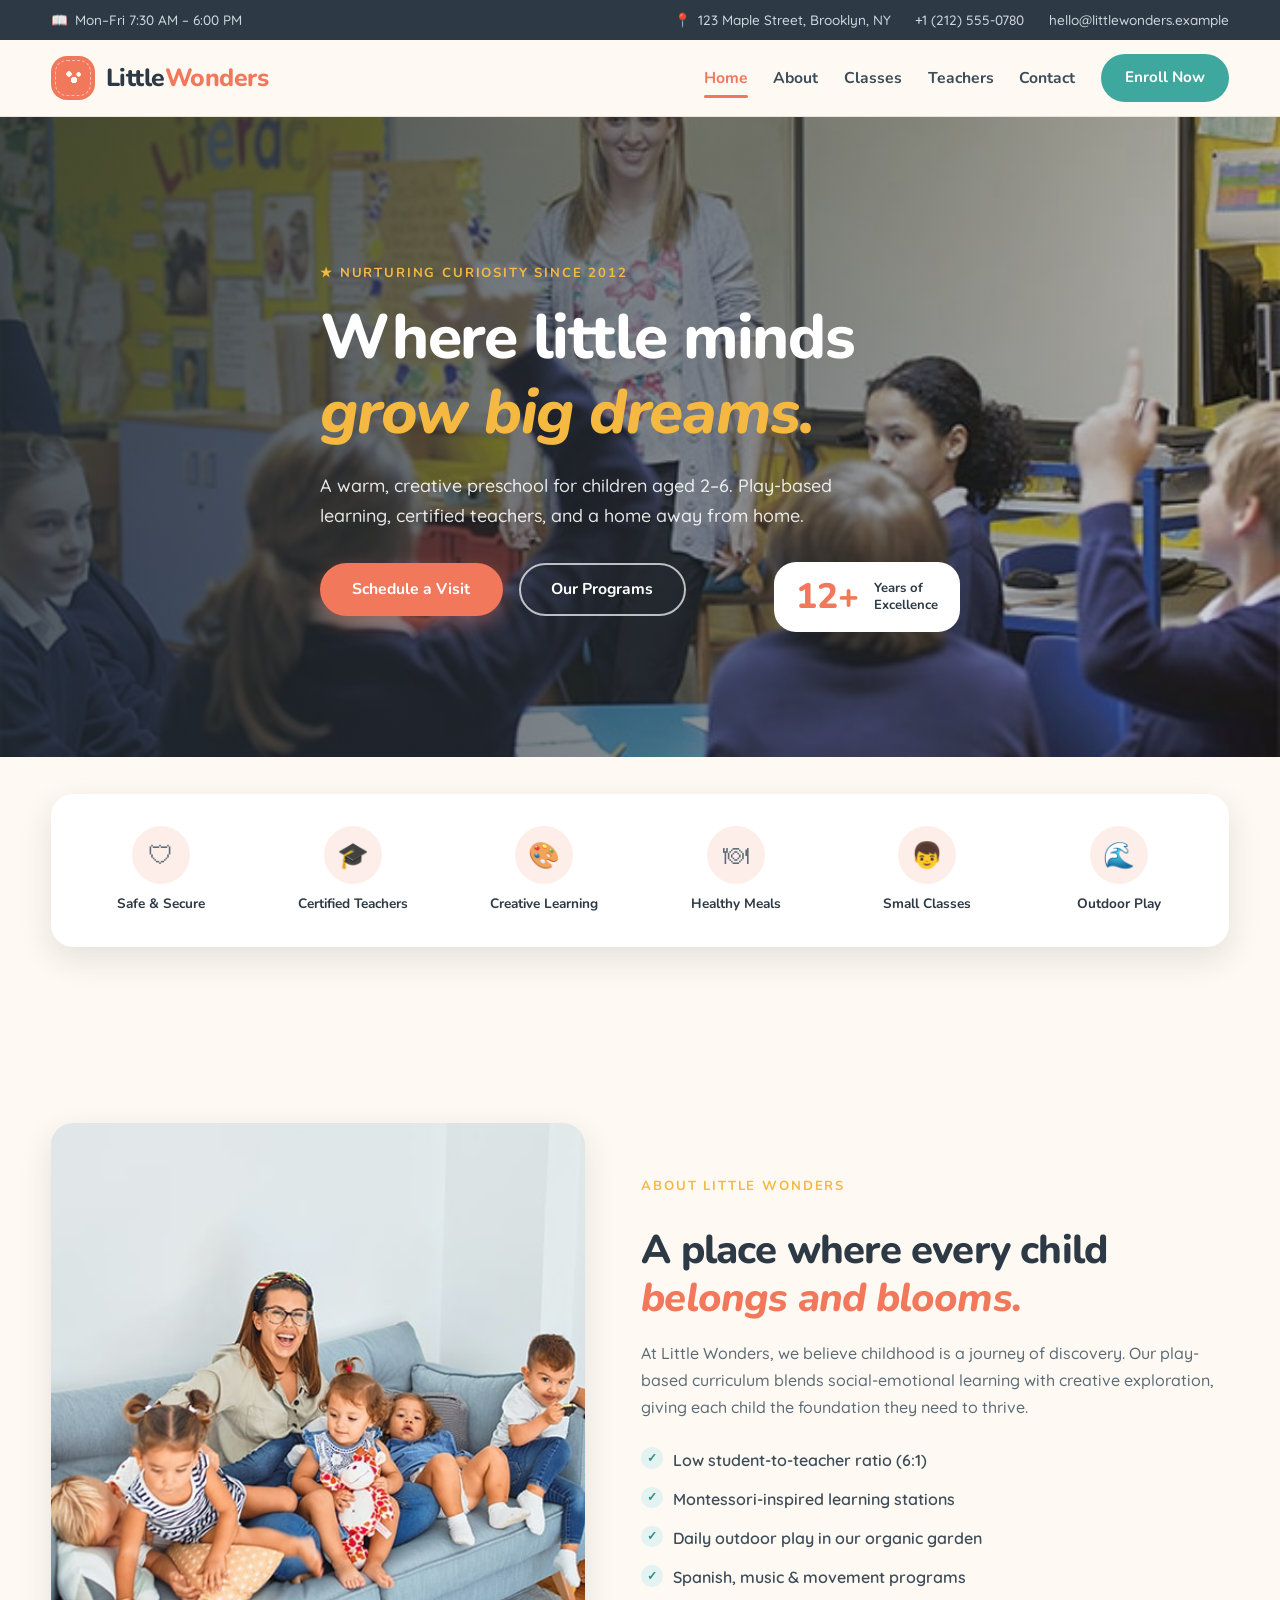
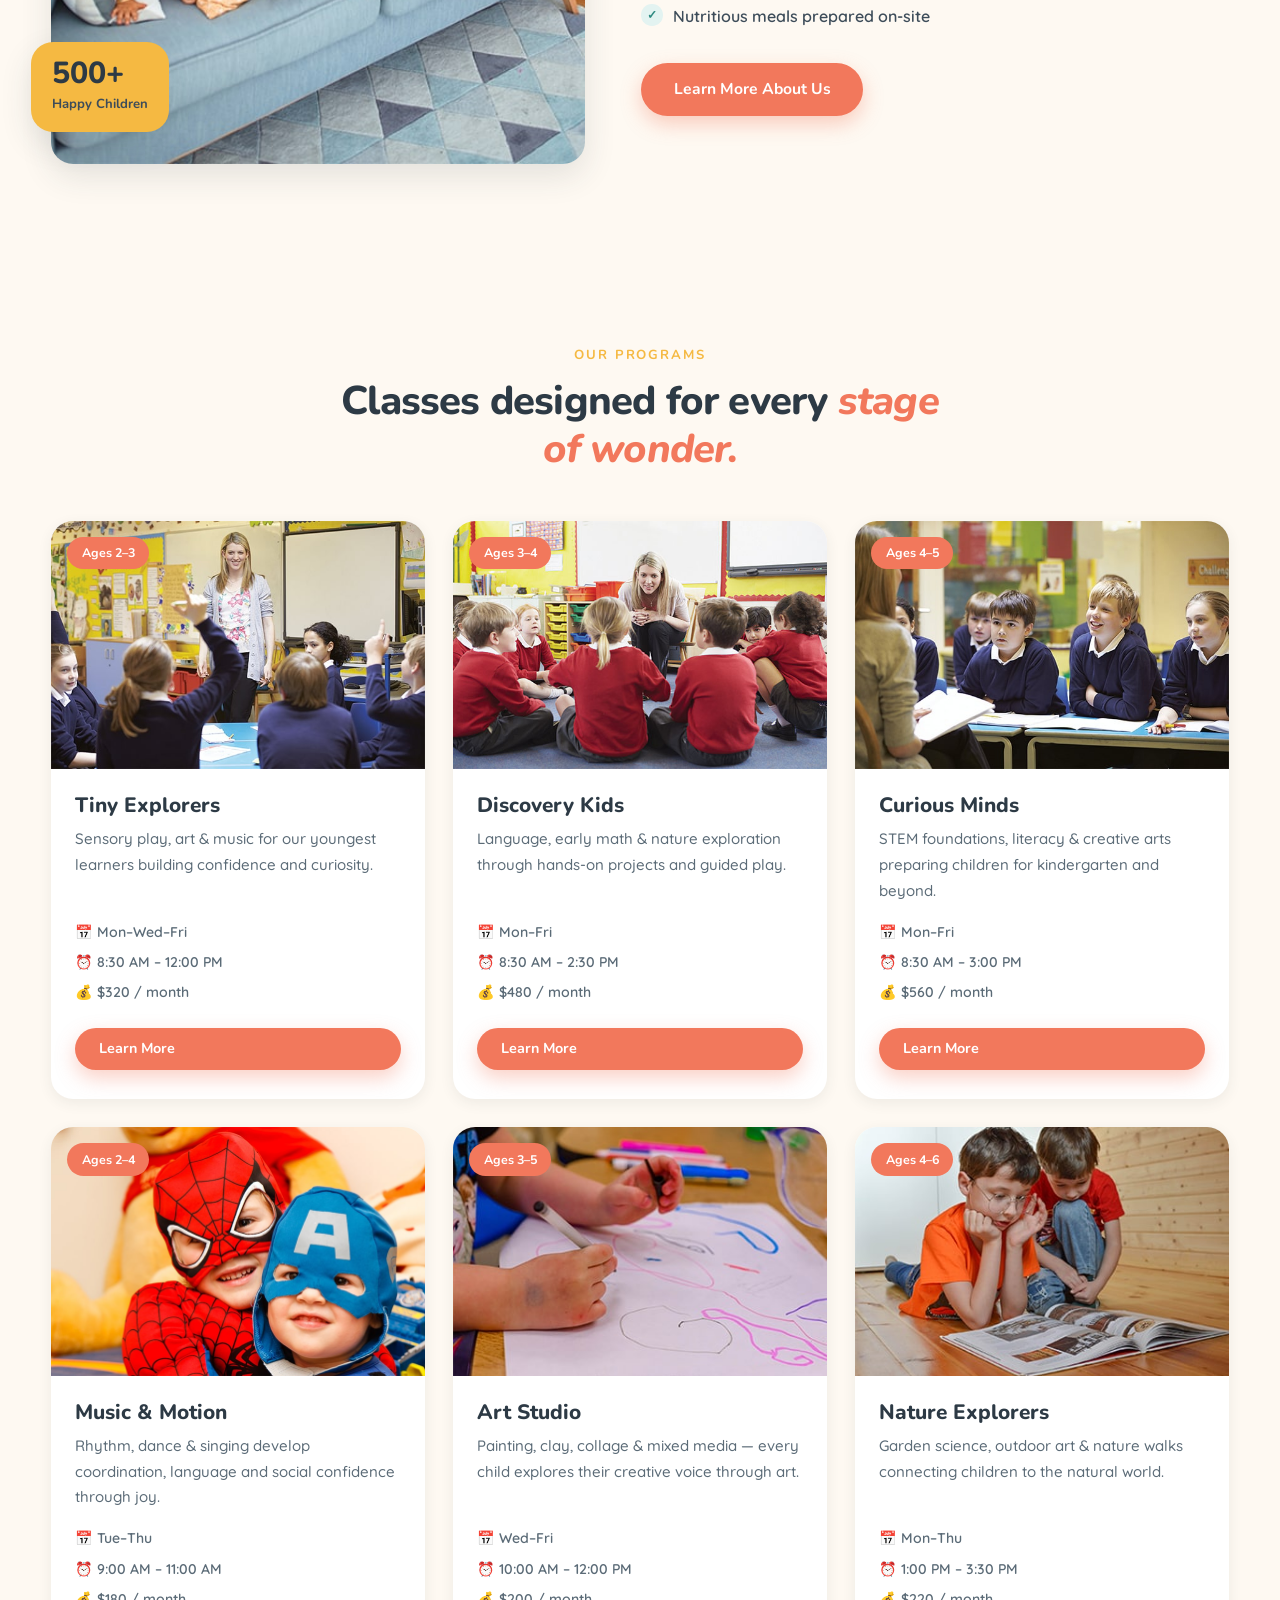
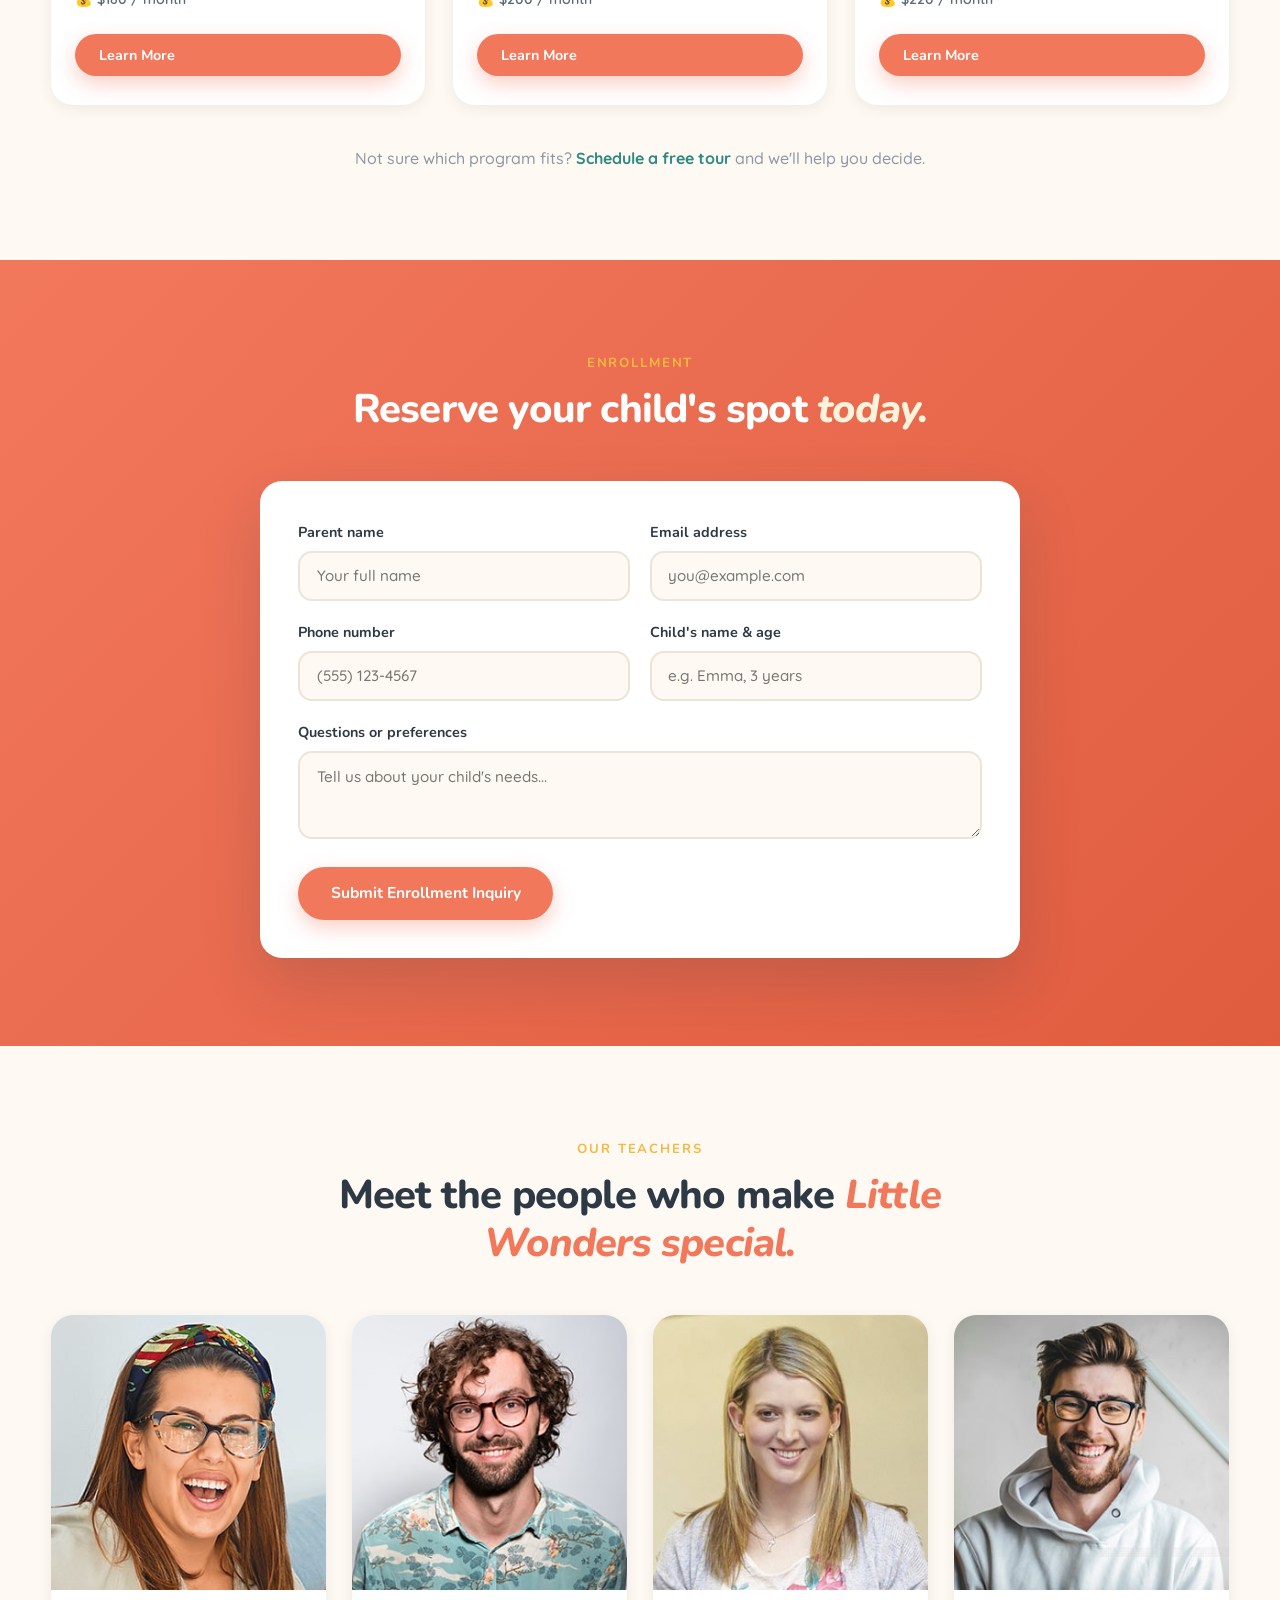
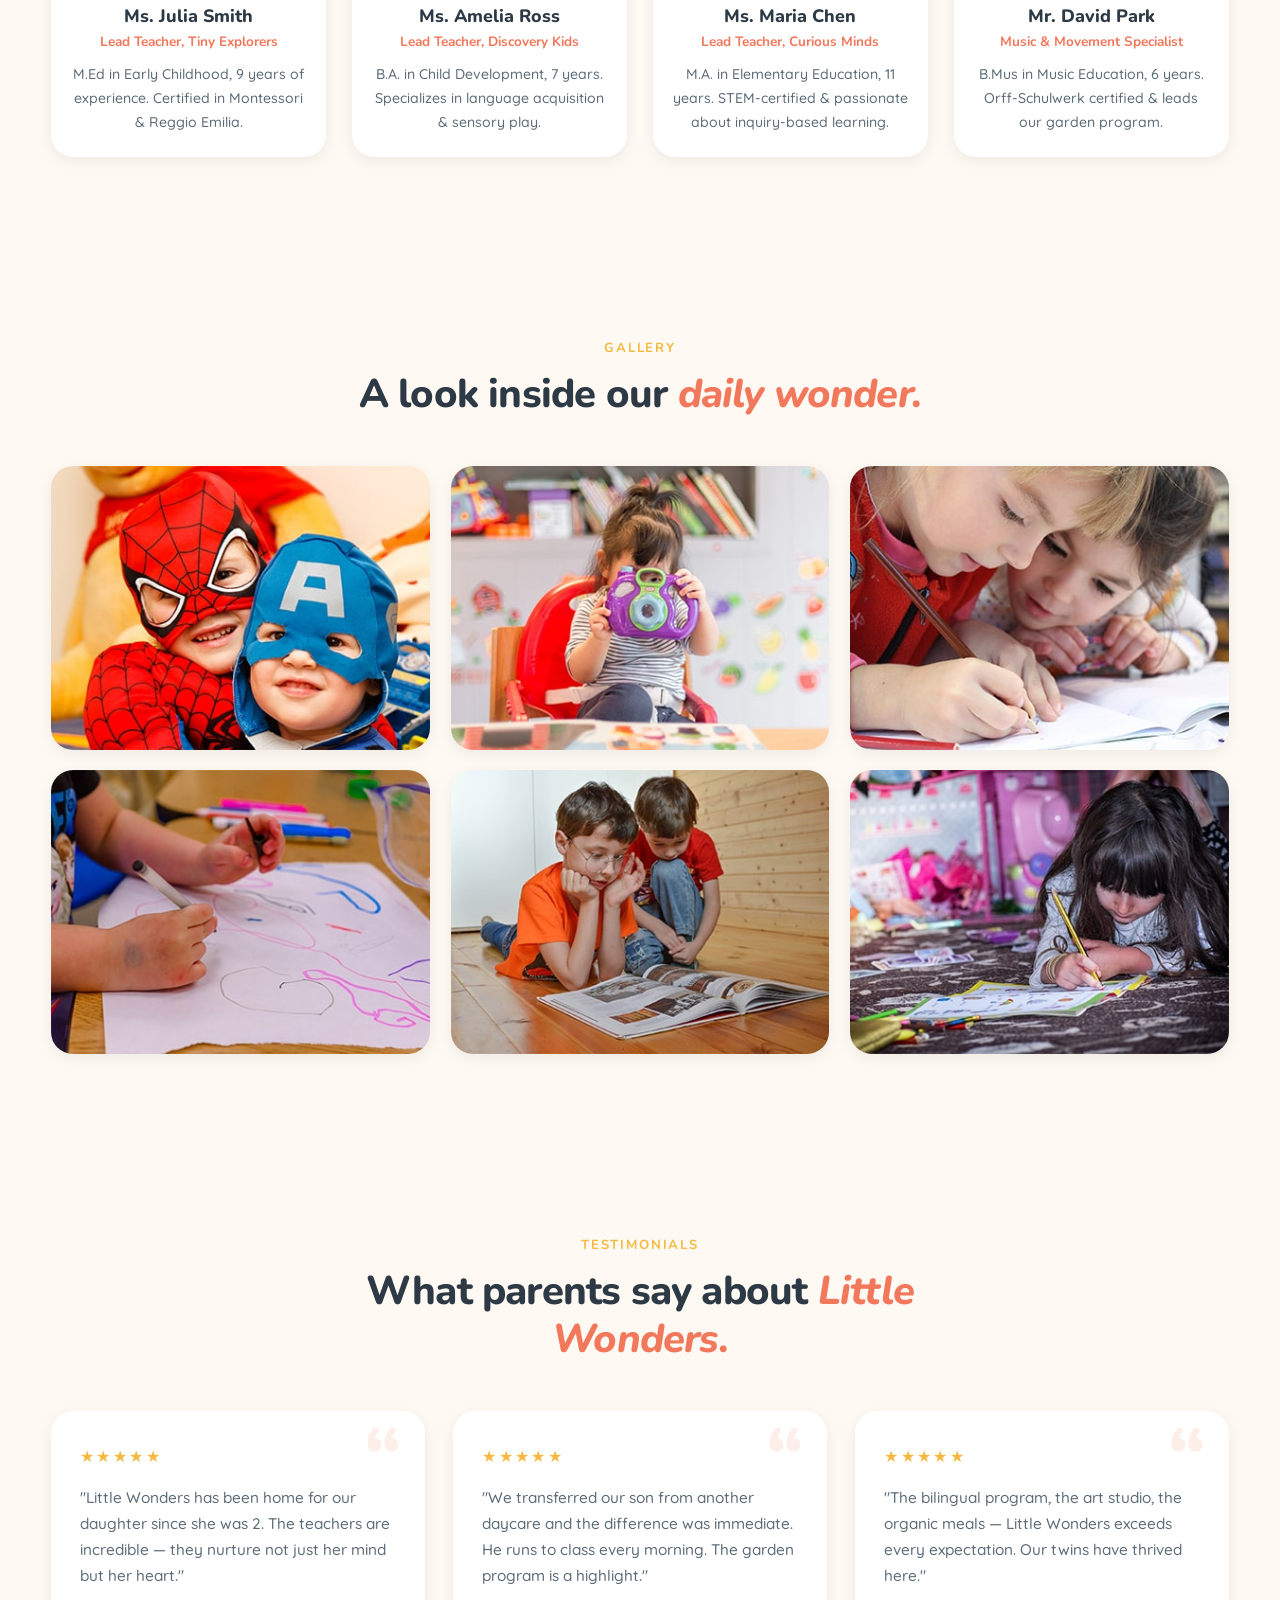
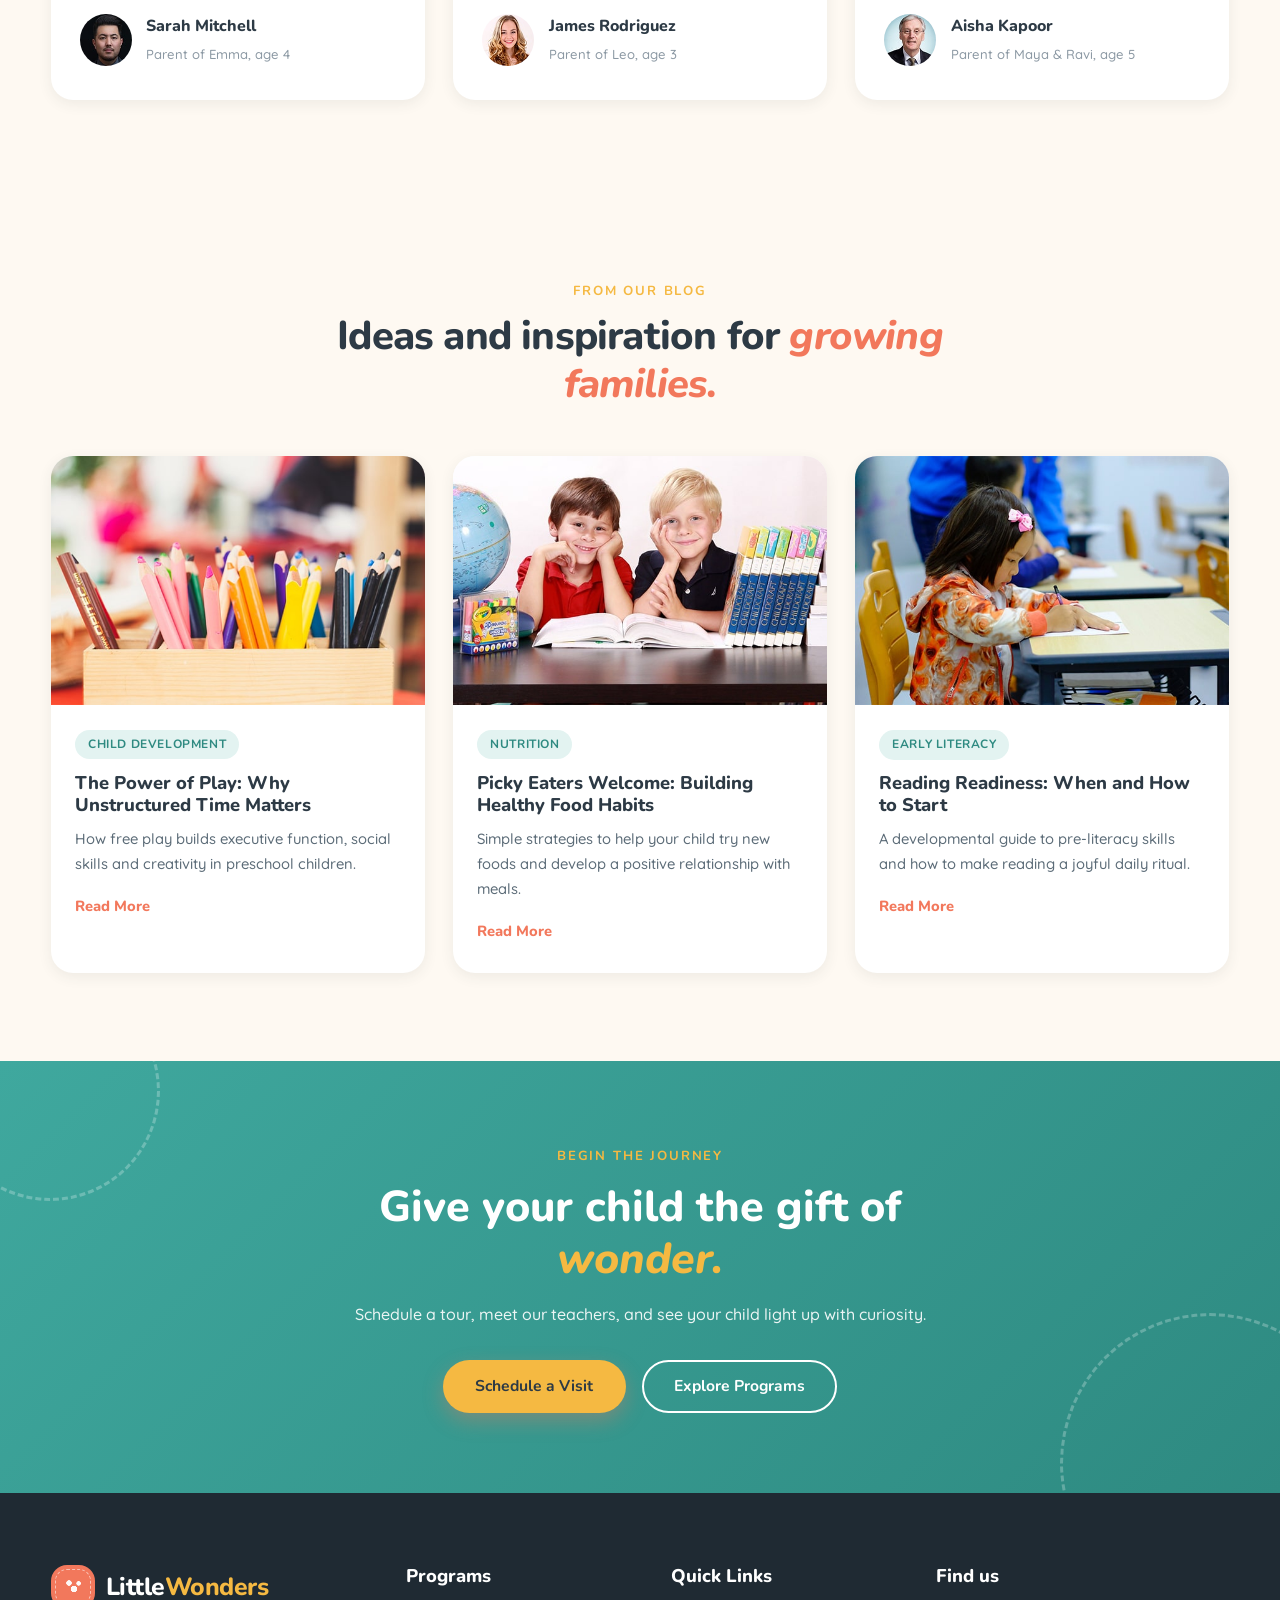
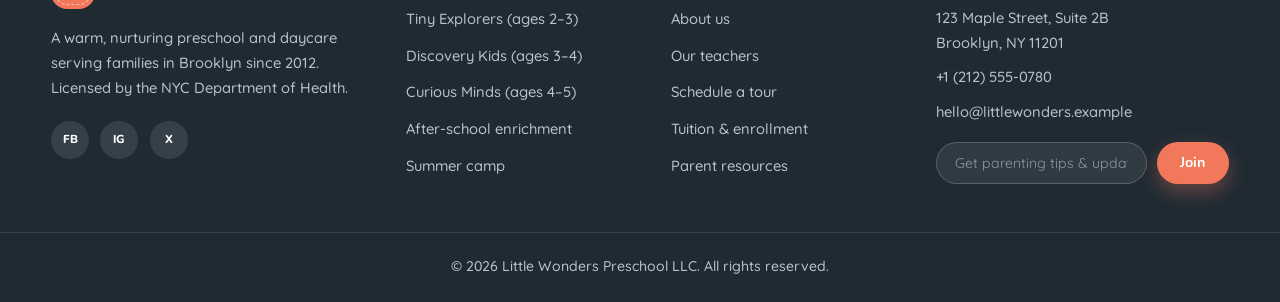
<file: index.html>
<!DOCTYPE html>
<html lang="en">
<head>
  <meta charset="UTF-8">
  <meta name="viewport" content="width=device-width, initial-scale=1.0">
  <title>Little Wonders — Preschool &amp; Daycare</title>
  <meta name="description" content="Little Wonders: a premium preschool and daycare where children aged 2–6 explore, create, and grow in a safe, nurturing environment. Enroll today.">
  <link rel="icon" href="data:image/svg+xml,%3Csvg xmlns='http://www.w3.org/2000/svg' viewBox='0 0 64 64'%3E%3Crect width='64' height='64' rx='16' fill='%23f2785c'/%3E%3Cpath d='M32 16 L38 28 L52 30 L42 39 L44 53 L32 46 L20 53 L22 39 L12 30 L26 28 Z' fill='%23fff' opacity='.9'/%3E%3C/svg%3E">
  <link rel="preconnect" href="https://fonts.googleapis.com">
  <link rel="preconnect" href="https://fonts.gstatic.com" crossorigin>
  <link href="https://fonts.googleapis.com/css2?family=Nunito:wght@400;500;600;700;800&family=Quicksand:wght@400;500;600;700&display=swap" rel="stylesheet">
  <link rel="stylesheet" href="assets/css/style.css">
</head>
<body>
  <a class="skip-link" href="#main">Skip to content</a>
  <div class="topbar">
    <div class="container topbar-inner">
      <p class="topbar-item"><span class="topbar-icon">📖</span> Mon–Fri 7:30 AM – 6:00 PM</p>
      <p class="topbar-item topbar-mid"><span class="topbar-icon">📍</span> 123 Maple Street, Brooklyn, NY</p>
      <p class="topbar-item topbar-end">
        <a href="tel:+12125550780">+1 (212) 555-0780</a>
        <a href="mailto:hello@littlewonders.example">hello@littlewonders.example</a>
      </p>
    </div>
  </div>
  <header class="site-header" id="top">
    <div class="container nav-wrap">
      <a href="index.html" class="brand">
        <span class="brand-mark" aria-hidden="true"></span>
        <span class="brand-text">Little<span>Wonders</span></span>
      </a>
      <button class="nav-toggle" aria-label="Toggle menu" aria-expanded="false" aria-controls="site-nav">☰</button>
      <nav class="nav-links" id="site-nav" aria-label="Primary">
        <a href="index.html" class="nav-link">Home</a>
        <a href="about.html" class="nav-link">About</a>
        <a href="classes.html" class="nav-link">Classes</a>
        <a href="teachers.html" class="nav-link">Teachers</a>
        <a href="contact.html" class="nav-link">Contact</a>
        <a href="contact.html" class="nav-cta">Enroll Now</a>
      </nav>
    </div>
  </header>
  <main id="main">
    <section class="hero" id="hero">
      <div class="hero-bg">
        <img src="assets/img/img-hero-1.jpg" alt="" class="active">
        <img src="assets/img/img-hero-2.jpg" alt="">
        <img src="assets/img/img-hero-3.jpg" alt="">
      </div>
      <div class="hero-shade"></div>
      <div class="container hero-copy">
        <p class="eyebrow">★ Nurturing curiosity since 2012</p>
        <h1 class="hero-title">Where little minds <em>grow big dreams.</em></h1>
        <p class="hero-sub">A warm, creative preschool for children aged 2–6. Play-based learning, certified teachers, and a home away from home.</p>
        <div class="hero-actions">
          <a href="contact.html" class="btn btn-primary">Schedule a Visit</a>
          <a href="classes.html" class="btn btn-ghost-light">Our Programs</a>
        </div>
        <div class="hero-badge">
          <span class="hero-badge-num">12+</span>
          <span class="hero-badge-label">Years of<br>Excellence</span>
        </div>
      </div>
    </section>
    <section class="section">
      <div class="container">
        <div class="ribbon reveal">
          <div class="ribbon-item"><span class="ribbon-icon" aria-hidden="true">🛡</span><span class="ribbon-label">Safe &amp; Secure</span></div>
          <div class="ribbon-item"><span class="ribbon-icon" aria-hidden="true">🎓</span><span class="ribbon-label">Certified Teachers</span></div>
          <div class="ribbon-item"><span class="ribbon-icon" aria-hidden="true">🎨</span><span class="ribbon-label">Creative Learning</span></div>
          <div class="ribbon-item"><span class="ribbon-icon" aria-hidden="true">🍽</span><span class="ribbon-label">Healthy Meals</span></div>
          <div class="ribbon-item"><span class="ribbon-icon" aria-hidden="true">👦</span><span class="ribbon-label">Small Classes</span></div>
          <div class="ribbon-item"><span class="ribbon-icon" aria-hidden="true">🌊</span><span class="ribbon-label">Outdoor Play</span></div>
        </div>
      </div>
    </section>
    <section class="section section-cream">
      <div class="container">
        <div class="split reveal">
          <div class="split-img">
            <img src="assets/img/img-about-1.jpg" alt="Children learning in a bright classroom" class="split-photo">
            <div class="split-badge">
              <span class="split-badge-num">500+</span>
              <span class="split-badge-label">Happy Children</span>
            </div>
          </div>
          <div class="split-copy">
            <p class="eyebrow">About Little Wonders</p>
            <h2 class="section-title">A place where every child <em>belongs and blooms.</em></h2>
            <p>At Little Wonders, we believe childhood is a journey of discovery. Our play-based curriculum blends social-emotional learning with creative exploration, giving each child the foundation they need to thrive.</p>
            <ul class="check-list">
              <li>Low student-to-teacher ratio (6:1)</li>
              <li>Montessori-inspired learning stations</li>
              <li>Daily outdoor play in our organic garden</li>
              <li>Spanish, music &amp; movement programs</li>
              <li>Nutritious meals prepared on-site</li>
            </ul>
            <a href="about.html" class="btn btn-primary">Learn More About Us</a>
          </div>
        </div>
      </div>
    </section>
    <section class="section">
      <div class="container">
        <div class="section-head reveal">
          <p class="eyebrow">Our Programs</p>
          <h2 class="section-title">Classes designed for every <em>stage of wonder.</em></h2>
        </div>
        <div class="class-grid">
          <article class="class-card reveal">
            <div class="class-img-wrap">
              <img src="assets/img/img-hero-1.jpg" alt="Drawing class" class="class-img">
              <span class="class-tag">Ages 2–3</span>
            </div>
            <div class="class-body">
              <h3 class="class-name">Tiny Explorers</h3>
              <p class="class-desc">Sensory play, art &amp; music for our youngest learners building confidence and curiosity.</p>
              <div class="class-meta">
                <span class="class-meta-item">📅 Mon–Wed–Fri</span>
                <span class="class-meta-item">⏰ 8:30 AM – 12:00 PM</span>
                <span class="class-meta-item">💰 $320 / month</span>
              </div>
              <a href="classes.html" class="btn btn-primary btn-sm">Learn More</a>
            </div>
          </article>
          <article class="class-card reveal">
            <div class="class-img-wrap">
              <img src="assets/img/img-hero-2.jpg" alt="Language learning class" class="class-img">
              <span class="class-tag">Ages 3–4</span>
            </div>
            <div class="class-body">
              <h3 class="class-name">Discovery Kids</h3>
              <p class="class-desc">Language, early math &amp; nature exploration through hands-on projects and guided play.</p>
              <div class="class-meta">
                <span class="class-meta-item">📅 Mon–Fri</span>
                <span class="class-meta-item">⏰ 8:30 AM – 2:30 PM</span>
                <span class="class-meta-item">💰 $480 / month</span>
              </div>
              <a href="classes.html" class="btn btn-primary btn-sm">Learn More</a>
            </div>
          </article>
          <article class="class-card reveal">
            <div class="class-img-wrap">
              <img src="assets/img/img-hero-3.jpg" alt="Science class" class="class-img">
              <span class="class-tag">Ages 4–5</span>
            </div>
            <div class="class-body">
              <h3 class="class-name">Curious Minds</h3>
              <p class="class-desc">STEM foundations, literacy &amp; creative arts preparing children for kindergarten and beyond.</p>
              <div class="class-meta">
                <span class="class-meta-item">📅 Mon–Fri</span>
                <span class="class-meta-item">⏰ 8:30 AM – 3:00 PM</span>
                <span class="class-meta-item">💰 $560 / month</span>
              </div>
              <a href="classes.html" class="btn btn-primary btn-sm">Learn More</a>
            </div>
          </article>
          <article class="class-card reveal">
            <div class="class-img-wrap">
              <img src="assets/img/img-detail-1.jpg" alt="Music and movement class" class="class-img">
              <span class="class-tag">Ages 2–4</span>
            </div>
            <div class="class-body">
              <h3 class="class-name">Music &amp; Motion</h3>
              <p class="class-desc">Rhythm, dance &amp; singing develop coordination, language and social confidence through joy.</p>
              <div class="class-meta">
                <span class="class-meta-item">📅 Tue–Thu</span>
                <span class="class-meta-item">⏰ 9:00 AM – 11:00 AM</span>
                <span class="class-meta-item">💰 $180 / month</span>
              </div>
              <a href="classes.html" class="btn btn-primary btn-sm">Learn More</a>
            </div>
          </article>
          <article class="class-card reveal">
            <div class="class-img-wrap">
              <img src="assets/img/img-activity-4.jpg" alt="Art class" class="class-img">
              <span class="class-tag">Ages 3–5</span>
            </div>
            <div class="class-body">
              <h3 class="class-name">Art Studio</h3>
              <p class="class-desc">Painting, clay, collage &amp; mixed media — every child explores their creative voice through art.</p>
              <div class="class-meta">
                <span class="class-meta-item">📅 Wed–Fri</span>
                <span class="class-meta-item">⏰ 10:00 AM – 12:00 PM</span>
                <span class="class-meta-item">💰 $200 / month</span>
              </div>
              <a href="classes.html" class="btn btn-primary btn-sm">Learn More</a>
            </div>
          </article>
          <article class="class-card reveal">
            <div class="class-img-wrap">
              <img src="assets/img/img-activity-5.jpg" alt="Outdoor nature class" class="class-img">
              <span class="class-tag">Ages 4–6</span>
            </div>
            <div class="class-body">
              <h3 class="class-name">Nature Explorers</h3>
              <p class="class-desc">Garden science, outdoor art &amp; nature walks connecting children to the natural world.</p>
              <div class="class-meta">
                <span class="class-meta-item">📅 Mon–Thu</span>
                <span class="class-meta-item">⏰ 1:00 PM – 3:30 PM</span>
                <span class="class-meta-item">💰 $220 / month</span>
              </div>
              <a href="classes.html" class="btn btn-primary btn-sm">Learn More</a>
            </div>
          </article>
        </div>
        <div class="section-foot reveal">
          <p>Not sure which program fits? <a href="contact.html">Schedule a free tour</a> and we'll help you decide.</p>
        </div>
      </div>
    </section>
    <section class="section section-coral" id="enroll">
      <div class="container">
        <div class="section-head reveal">
          <p class="eyebrow">Enrollment</p>
          <h2 class="section-title">Reserve your child's spot <em>today.</em></h2>
        </div>
        <div class="form-wrap reveal">
          <form class="enroll-form" data-form novalidate>
            <div class="form-row">
              <div class="form-field">
                <label for="ef-name">Parent name</label>
                <input id="ef-name" type="text" name="name" placeholder="Your full name" required>
              </div>
              <div class="form-field">
                <label for="ef-email">Email address</label>
                <input id="ef-email" type="email" name="email" placeholder="you@example.com" required>
              </div>
            </div>
            <div class="form-row">
              <div class="form-field">
                <label for="ef-phone">Phone number</label>
                <input id="ef-phone" type="tel" name="phone" placeholder="(555) 123-4567" required>
              </div>
              <div class="form-field">
                <label for="ef-child">Child's name &amp; age</label>
                <input id="ef-child" type="text" name="child" placeholder="e.g. Emma, 3 years" required>
              </div>
            </div>
            <div class="form-row">
              <div class="form-field form-field-wide">
                <label for="ef-message">Questions or preferences</label>
                <textarea id="ef-message" name="message" rows="3" placeholder="Tell us about your child's needs..."></textarea>
              </div>
            </div>
            <button type="submit" class="btn btn-primary">Submit Enrollment Inquiry</button>
            <p class="form-msg form-ok">✓ Thanks! We'll be in touch within 24 hours to schedule your tour.</p>
            <p class="form-msg form-err">⚠ Please fill in all required fields.</p>
          </form>
        </div>
      </div>
    </section>
    <section class="section">
      <div class="container">
        <div class="section-head reveal">
          <p class="eyebrow">Our Teachers</p>
          <h2 class="section-title">Meet the people who make <em>Little Wonders special.</em></h2>
        </div>
        <div class="teacher-grid">
          <article class="teacher-card reveal">
            <div class="teacher-img-wrap">
              <img src="assets/img/img-teacher-1.jpg" alt="Ms. Julia Smith" class="teacher-img">
              <div class="teacher-social">
                <a href="#" aria-label="LinkedIn">LI</a>
                <a href="#" aria-label="Twitter">X</a>
              </div>
            </div>
            <h3 class="teacher-name">Ms. Julia Smith</h3>
            <p class="teacher-role">Lead Teacher, Tiny Explorers</p>
            <p class="teacher-bio">M.Ed in Early Childhood, 9 years of experience. Certified in Montessori &amp; Reggio Emilia.</p>
          </article>
          <article class="teacher-card reveal">
            <div class="teacher-img-wrap">
              <img src="assets/img/img-teacher-2.jpg" alt="Ms. Amelia Ross" class="teacher-img">
              <div class="teacher-social">
                <a href="#" aria-label="LinkedIn">LI</a>
                <a href="#" aria-label="Twitter">X</a>
              </div>
            </div>
            <h3 class="teacher-name">Ms. Amelia Ross</h3>
            <p class="teacher-role">Lead Teacher, Discovery Kids</p>
            <p class="teacher-bio">B.A. in Child Development, 7 years. Specializes in language acquisition &amp; sensory play.</p>
          </article>
          <article class="teacher-card reveal">
            <div class="teacher-img-wrap">
              <img src="assets/img/img-teacher-3.jpg" alt="Ms. Maria Chen" class="teacher-img">
              <div class="teacher-social">
                <a href="#" aria-label="LinkedIn">LI</a>
                <a href="#" aria-label="Twitter">X</a>
              </div>
            </div>
            <h3 class="teacher-name">Ms. Maria Chen</h3>
            <p class="teacher-role">Lead Teacher, Curious Minds</p>
            <p class="teacher-bio">M.A. in Elementary Education, 11 years. STEM-certified &amp; passionate about inquiry-based learning.</p>
          </article>
          <article class="teacher-card reveal">
            <div class="teacher-img-wrap">
              <img src="assets/img/img-teacher-4.jpg" alt="Mr. David Park" class="teacher-img">
              <div class="teacher-social">
                <a href="#" aria-label="LinkedIn">LI</a>
                <a href="#" aria-label="Twitter">X</a>
              </div>
            </div>
            <h3 class="teacher-name">Mr. David Park</h3>
            <p class="teacher-role">Music &amp; Movement Specialist</p>
            <p class="teacher-bio">B.Mus in Music Education, 6 years. Orff-Schulwerk certified &amp; leads our garden program.</p>
          </article>
        </div>
      </div>
    </section>
    <section class="section section-cream">
      <div class="container">
        <div class="section-head reveal">
          <p class="eyebrow">Gallery</p>
          <h2 class="section-title">A look inside our <em>daily wonder.</em></h2>
        </div>
        <div class="gallery-grid">
          <a href="assets/img/img-activity-1.jpg" class="gallery-item reveal" aria-label="View full-size image"><img src="assets/img/img-activity-1.jpg" alt="Children painting in art class"></a>
          <a href="assets/img/img-activity-2.jpg" class="gallery-item reveal" aria-label="View full-size image"><img src="assets/img/img-activity-2.jpg" alt="Kids building with blocks"></a>
          <a href="assets/img/img-activity-3.jpg" class="gallery-item reveal" aria-label="View full-size image"><img src="assets/img/img-activity-3.jpg" alt="Outdoor playground fun"></a>
          <a href="assets/img/img-activity-4.jpg" class="gallery-item reveal" aria-label="View full-size image"><img src="assets/img/img-activity-4.jpg" alt="Music and movement class"></a>
          <a href="assets/img/img-activity-5.jpg" class="gallery-item reveal" aria-label="View full-size image"><img src="assets/img/img-activity-5.jpg" alt="Garden exploration"></a>
          <a href="assets/img/img-activity-6.jpg" class="gallery-item reveal" aria-label="View full-size image"><img src="assets/img/img-activity-6.jpg" alt="Story time in the reading nook"></a>
        </div>
      </div>
    </section>
    <section class="section">
      <div class="container">
        <div class="section-head reveal">
          <p class="eyebrow">Testimonials</p>
          <h2 class="section-title">What parents say about <em>Little Wonders.</em></h2>
        </div>
        <div class="tst-grid">
          <article class="tst-card reveal">
            <div class="tst-stars" aria-label="5 stars">★★★★★</div>
            <p class="tst-quote">"Little Wonders has been home for our daughter since she was 2. The teachers are incredible — they nurture not just her mind but her heart."</p>
            <div class="tst-author">
              <img src="assets/img/img-parent-1.jpg" alt="Sarah M." class="tst-avatar">
              <div>
                <strong class="tst-name">Sarah Mitchell</strong>
                <span class="tst-role">Parent of Emma, age 4</span>
              </div>
            </div>
          </article>
          <article class="tst-card reveal">
            <div class="tst-stars" aria-label="5 stars">★★★★★</div>
            <p class="tst-quote">"We transferred our son from another daycare and the difference was immediate. He runs to class every morning. The garden program is a highlight."</p>
            <div class="tst-author">
              <img src="assets/img/img-parent-2.jpg" alt="James R." class="tst-avatar">
              <div>
                <strong class="tst-name">James Rodriguez</strong>
                <span class="tst-role">Parent of Leo, age 3</span>
              </div>
            </div>
          </article>
          <article class="tst-card reveal">
            <div class="tst-stars" aria-label="5 stars">★★★★★</div>
            <p class="tst-quote">"The bilingual program, the art studio, the organic meals — Little Wonders exceeds every expectation. Our twins have thrived here."</p>
            <div class="tst-author">
              <img src="assets/img/img-parent-3.jpg" alt="Aisha K." class="tst-avatar">
              <div>
                <strong class="tst-name">Aisha Kapoor</strong>
                <span class="tst-role">Parent of Maya &amp; Ravi, age 5</span>
              </div>
            </div>
          </article>
        </div>
      </div>
    </section>
    <section class="section section-cream">
      <div class="container">
        <div class="section-head reveal">
          <p class="eyebrow">From Our Blog</p>
          <h2 class="section-title">Ideas and inspiration for <em>growing families.</em></h2>
        </div>
        <div class="blog-grid">
          <article class="blog-card reveal">
            <img src="assets/img/img-blog-1.jpg" alt="Child playing with blocks" class="blog-img">
            <div class="blog-body">
              <span class="blog-tag">Child Development</span>
              <h3 class="blog-title">The Power of Play: Why Unstructured Time Matters</h3>
              <p class="blog-excerpt">How free play builds executive function, social skills and creativity in preschool children.</p>
              <a href="#" class="blog-link">Read More</a>
            </div>
          </article>
          <article class="blog-card reveal">
            <img src="assets/img/img-blog-2.jpg" alt="Children eating healthy lunch" class="blog-img">
            <div class="blog-body">
              <span class="blog-tag">Nutrition</span>
              <h3 class="blog-title">Picky Eaters Welcome: Building Healthy Food Habits</h3>
              <p class="blog-excerpt">Simple strategies to help your child try new foods and develop a positive relationship with meals.</p>
              <a href="#" class="blog-link">Read More</a>
            </div>
          </article>
          <article class="blog-card reveal">
            <img src="assets/img/img-blog-3.jpg" alt="Teacher reading to children" class="blog-img">
            <div class="blog-body">
              <span class="blog-tag">Early Literacy</span>
              <h3 class="blog-title">Reading Readiness: When and How to Start</h3>
              <p class="blog-excerpt">A developmental guide to pre-literacy skills and how to make reading a joyful daily ritual.</p>
              <a href="#" class="blog-link">Read More</a>
            </div>
          </article>
        </div>
      </div>
    </section>
    <section class="cta-section">
      <div class="container cta-inner reveal">
        <p class="eyebrow">Begin the journey</p>
        <h2 class="cta-title">Give your child the gift of <em>wonder.</em></h2>
        <p class="cta-sub">Schedule a tour, meet our teachers, and see your child light up with curiosity.</p>
        <div class="cta-actions">
          <a href="contact.html" class="btn btn-primary">Schedule a Visit</a>
          <a href="classes.html" class="btn btn-ghost-dark">Explore Programs</a>
        </div>
      </div>
    </section>
  </main>
  <footer class="site-footer">
    <div class="container footer-grid">
      <div class="footer-col">
        <a href="index.html" class="brand footer-brand">
          <span class="brand-mark" aria-hidden="true"></span>
          <span class="brand-text">Little<span>Wonders</span></span>
        </a>
        <p>A warm, nurturing preschool and daycare serving families in Brooklyn since 2012. Licensed by the NYC Department of Health.</p>
        <div class="footer-social">
          <a href="https://facebook.com" target="_blank" rel="noopener" aria-label="Facebook">FB</a>
          <a href="https://instagram.com" target="_blank" rel="noopener" aria-label="Instagram">IG</a>
          <a href="https://twitter.com" target="_blank" rel="noopener" aria-label="Twitter">X</a>
        </div>
      </div>
      <div class="footer-col">
        <h3>Programs</h3>
        <ul class="footer-links">
          <li><a href="classes.html">Tiny Explorers (ages 2–3)</a></li>
          <li><a href="classes.html">Discovery Kids (ages 3–4)</a></li>
          <li><a href="classes.html">Curious Minds (ages 4–5)</a></li>
          <li><a href="classes.html">After-school enrichment</a></li>
          <li><a href="classes.html">Summer camp</a></li>
        </ul>
      </div>
      <div class="footer-col">
        <h3>Quick Links</h3>
        <ul class="footer-links">
          <li><a href="about.html">About us</a></li>
          <li><a href="teachers.html">Our teachers</a></li>
          <li><a href="contact.html">Schedule a tour</a></li>
          <li><a href="contact.html">Tuition &amp; enrollment</a></li>
          <li><a href="404.html">Parent resources</a></li>
        </ul>
      </div>
      <div class="footer-col">
        <h3>Find us</h3>
        <ul class="footer-links footer-contact">
          <li>123 Maple Street, Suite 2B<br>Brooklyn, NY 11201</li>
          <li><a href="tel:+12125550780">+1 (212) 555-0780</a></li>
          <li><a href="mailto:hello@littlewonders.example">hello@littlewonders.example</a></li>
        </ul>
        <form class="newsletter" data-form novalidate>
          <label for="nl-email" class="sr-only">Email for updates</label>
          <input id="nl-email" type="email" name="email" placeholder="Get parenting tips &amp; updates" required>
          <button type="submit" class="btn btn-primary btn-sm">Join</button>
          <p class="form-msg form-ok">Welcome to the Little Wonders family!</p>
          <p class="form-msg form-err">Please enter a valid email address.</p>
        </form>
      </div>
    </div>
    <div class="footer-bottom">
      <div class="container">
        <p>© <span data-year>2026</span> Little Wonders Preschool LLC. All rights reserved.</p>
      </div>
    </div>
  </footer>
  <button class="back-to-top" aria-label="Back to top">↑</button>
  <script src="assets/js/main.js"></script>
</body>
</html>
</file>
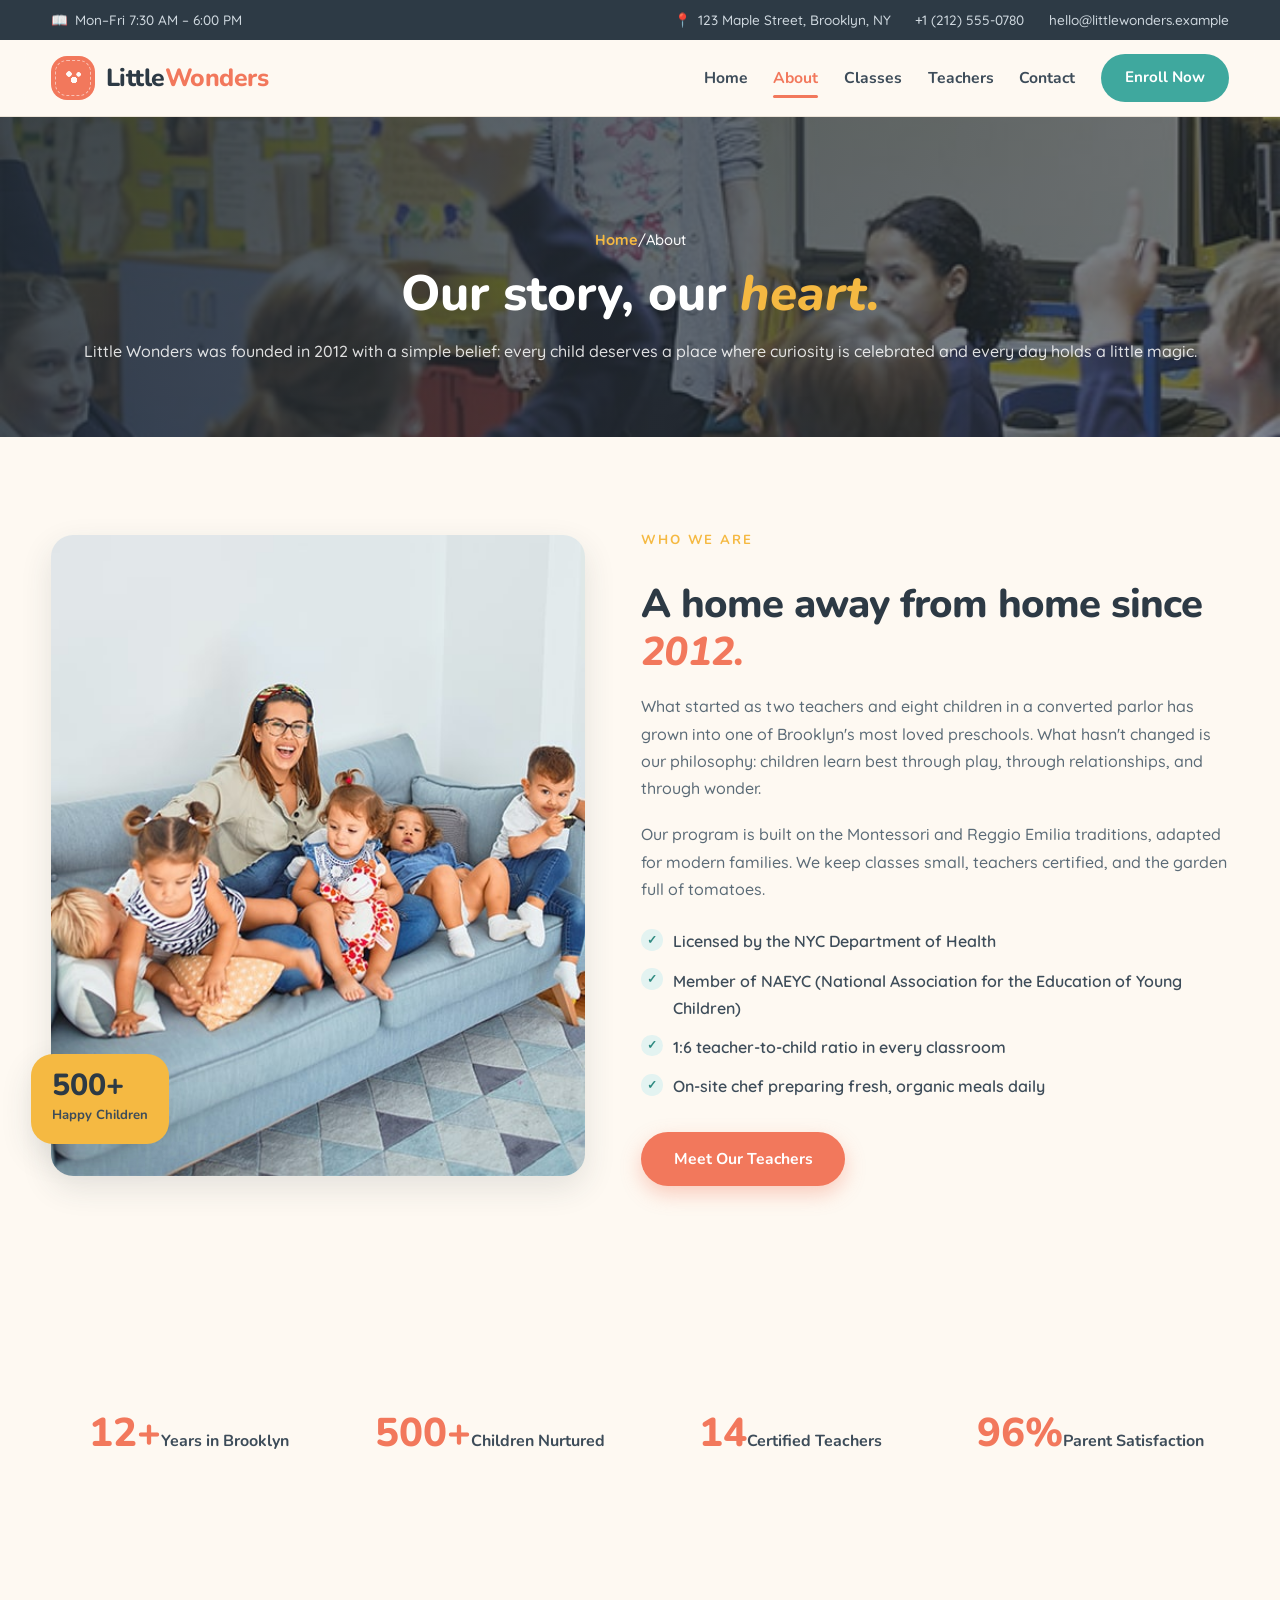
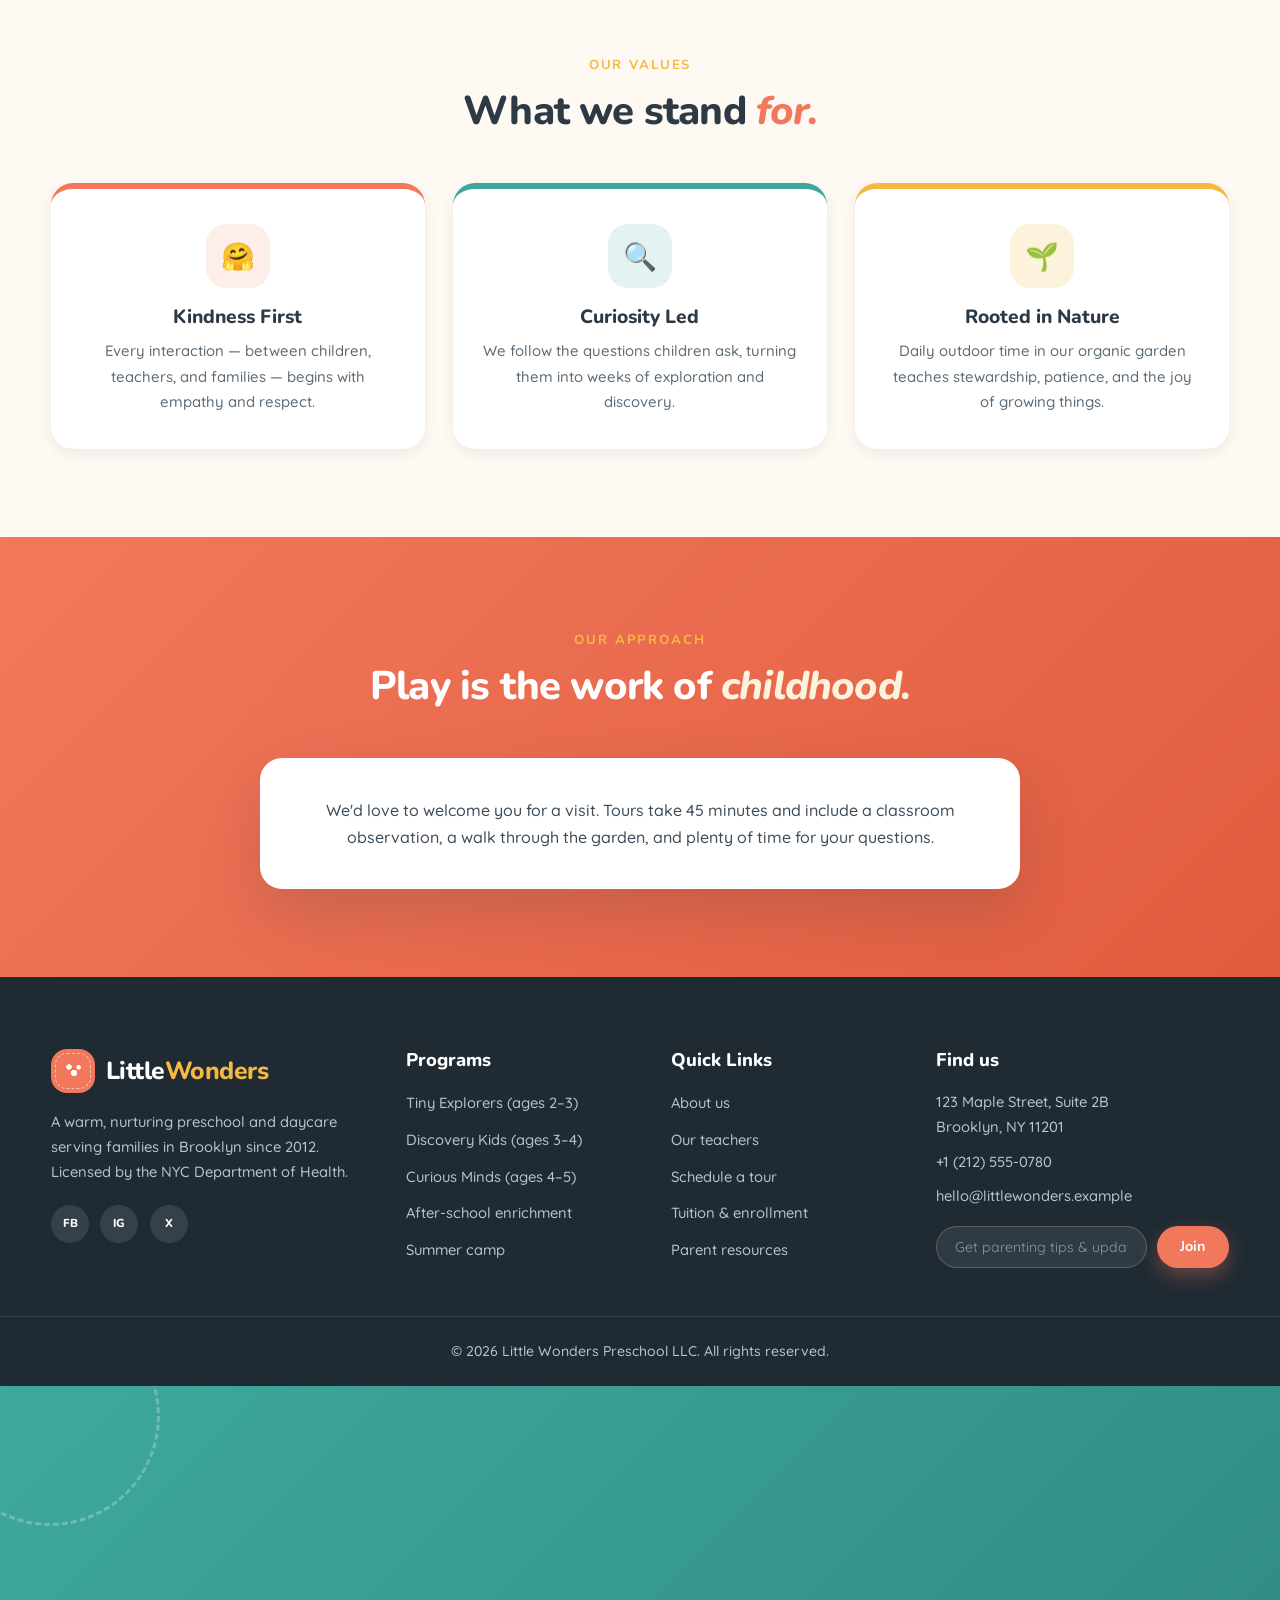
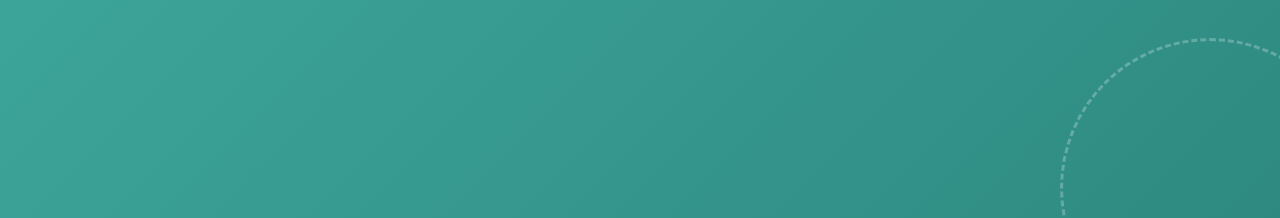
<file: about.html>
<!DOCTYPE html>
<html lang="en">
<head>
  <meta charset="UTF-8">
  <meta name="viewport" content="width=device-width, initial-scale=1.0">
  <title>About Us — Little Wonders</title>
  <meta name="description" content="Learn the story of Little Wonders Preschool: our values, our certified teachers, and a nurturing play-based approach to early childhood education in Brooklyn.">
  <link rel="icon" href="data:image/svg+xml,%3Csvg xmlns='http://www.w3.org/2000/svg' viewBox='0 0 64 64'%3E%3Crect width='64' height='64' rx='16' fill='%23f2785c'/%3E%3Cpath d='M32 16 L38 28 L52 30 L42 39 L44 53 L32 46 L20 53 L22 39 L12 30 L26 28 Z' fill='%23fff' opacity='.9'/%3E%3C/svg%3E">
  <link rel="preconnect" href="https://fonts.googleapis.com">
  <link rel="preconnect" href="https://fonts.gstatic.com" crossorigin>
  <link href="https://fonts.googleapis.com/css2?family=Nunito:wght@400;500;600;700;800&family=Quicksand:wght@400;500;600;700&display=swap" rel="stylesheet">
  <link rel="stylesheet" href="assets/css/style.css">
</head>

<body>
  <a class="skip-link" href="#main">Skip to content</a>
  <div class="topbar">
    <div class="container topbar-inner">
      <p class="topbar-item"><span class="topbar-icon">📖</span> Mon–Fri 7:30 AM – 6:00 PM</p>
      <p class="topbar-item topbar-mid"><span class="topbar-icon">📍</span> 123 Maple Street, Brooklyn, NY</p>
      <p class="topbar-item topbar-end">
        <a href="tel:+12125550780">+1 (212) 555-0780</a>
        <a href="mailto:hello@littlewonders.example">hello@littlewonders.example</a>
      </p>
    </div>
  </div>
  <header class="site-header" id="top">
    <div class="container nav-wrap">
      <a href="index.html" class="brand">
        <span class="brand-mark" aria-hidden="true"></span>
        <span class="brand-text">Little<span>Wonders</span></span>
      </a>
      <button class="nav-toggle" aria-label="Toggle menu" aria-expanded="false" aria-controls="site-nav">☰</button>
      <nav class="nav-links" id="site-nav" aria-label="Primary">
        <a href="index.html" class="nav-link">Home</a>
        <a href="about.html" class="nav-link">About</a>
        <a href="classes.html" class="nav-link">Classes</a>
        <a href="teachers.html" class="nav-link">Teachers</a>
        <a href="contact.html" class="nav-link">Contact</a>
        <a href="contact.html" class="nav-cta">Enroll Now</a>
      </nav>
    </div>
  </header>

  <main id="main">
    <section class="page-banner">
      <div class="container">
        <nav class="crumb" aria-label="Breadcrumb">
          <a href="index.html">Home</a><span>/</span><span>About</span>
        </nav>
        <h1>Our story, our <em>heart.</em></h1>
        <p>Little Wonders was founded in 2012 with a simple belief: every child deserves a place where curiosity is celebrated and every day holds a little magic.</p>
      </div>
    </section>
    <section class="section">
      <div class="container">
        <div class="split reveal">
          <div class="split-img">
            <img src="assets/img/img-about-1.jpg" alt="Children laughing during story time" class="split-photo">
            <div class="split-badge">
              <span class="split-badge-num">500+</span>
              <span class="split-badge-label">Happy Children</span>
            </div>
          </div>
          <div class="split-copy">
            <p class="eyebrow">Who we are</p>
            <h2 class="section-title">A home away from home since <em>2012.</em></h2>
            <p>What started as two teachers and eight children in a converted parlor has grown into one of Brooklyn's most loved preschools. What hasn't changed is our philosophy: children learn best through play, through relationships, and through wonder.</p>
            <p>Our program is built on the Montessori and Reggio Emilia traditions, adapted for modern families. We keep classes small, teachers certified, and the garden full of tomatoes.</p>
            <ul class="check-list">
              <li>Licensed by the NYC Department of Health</li>
              <li>Member of NAEYC (National Association for the Education of Young Children)</li>
              <li>1:6 teacher-to-child ratio in every classroom</li>
              <li>On-site chef preparing fresh, organic meals daily</li>
            </ul>
            <a href="teachers.html" class="btn btn-primary">Meet Our Teachers</a>
          </div>
        </div>
      </div>
    </section>
    <section class="section section-cream">
      <div class="container">
        <div class="stat-band reveal">
          <div class="stat"><span class="stat-num">12+</span><span class="stat-label">Years in Brooklyn</span></div>
          <div class="stat"><span class="stat-num">500+</span><span class="stat-label">Children Nurtured</span></div>
          <div class="stat"><span class="stat-num">14</span><span class="stat-label">Certified Teachers</span></div>
          <div class="stat"><span class="stat-num">96%</span><span class="stat-label">Parent Satisfaction</span></div>
        </div>
      </div>
    </section>
    <section class="section">
      <div class="container">
        <div class="section-head reveal">
          <p class="eyebrow">Our values</p>
          <h2 class="section-title">What we stand <em>for.</em></h2>
        </div>
        <div class="value-grid">
          <article class="value-card reveal">
            <span class="value-ico" aria-hidden="true">🤗</span>
            <h3>Kindness First</h3>
            <p>Every interaction — between children, teachers, and families — begins with empathy and respect.</p>
          </article>
          <article class="value-card reveal">
            <span class="value-ico" aria-hidden="true">🔍</span>
            <h3>Curiosity Led</h3>
            <p>We follow the questions children ask, turning them into weeks of exploration and discovery.</p>
          </article>
          <article class="value-card reveal">
            <span class="value-ico" aria-hidden="true">🌱</span>
            <h3>Rooted in Nature</h3>
            <p>Daily outdoor time in our organic garden teaches stewardship, patience, and the joy of growing things.</p>
          </article>
        </div>
      </div>
    </section>
    <section class="section section-coral">
      <div class="container">
        <div class="section-head reveal">
          <p class="eyebrow">Our approach</p>
          <h2 class="section-title">Play is the work of <em>childhood.</em></h2>
        </div>
        <div class="form-wrap reveal">
          <p style="text-align:center; max-width:640px; margin:0 auto; color:var(--clr-ink-soft);">We'd love to welcome you for a visit. Tours take 45 minutes and include a classroom observation, a walk through the garden, and plenty of time for your questions.</p>
        </div>
      </div>
    </section>

  </main>
  <footer class="site-footer">
    <div class="container footer-grid">
      <div class="footer-col">
        <a href="index.html" class="brand footer-brand">
          <span class="brand-mark" aria-hidden="true"></span>
          <span class="brand-text">Little<span>Wonders</span></span>
        </a>
        <p>A warm, nurturing preschool and daycare serving families in Brooklyn since 2012. Licensed by the NYC Department of Health.</p>
        <div class="footer-social">
          <a href="https://facebook.com" target="_blank" rel="noopener" aria-label="Facebook">FB</a>
          <a href="https://instagram.com" target="_blank" rel="noopener" aria-label="Instagram">IG</a>
          <a href="https://twitter.com" target="_blank" rel="noopener" aria-label="Twitter">X</a>
        </div>
      </div>
      <div class="footer-col">
        <h3>Programs</h3>
        <ul class="footer-links">
          <li><a href="classes.html">Tiny Explorers (ages 2–3)</a></li>
          <li><a href="classes.html">Discovery Kids (ages 3–4)</a></li>
          <li><a href="classes.html">Curious Minds (ages 4–5)</a></li>
          <li><a href="classes.html">After-school enrichment</a></li>
          <li><a href="classes.html">Summer camp</a></li>
        </ul>
      </div>
      <div class="footer-col">
        <h3>Quick Links</h3>
        <ul class="footer-links">
          <li><a href="about.html">About us</a></li>
          <li><a href="teachers.html">Our teachers</a></li>
          <li><a href="contact.html">Schedule a tour</a></li>
          <li><a href="contact.html">Tuition &amp; enrollment</a></li>
          <li><a href="404.html">Parent resources</a></li>
        </ul>
      </div>
      <div class="footer-col">
        <h3>Find us</h3>
        <ul class="footer-links footer-contact">
          <li>123 Maple Street, Suite 2B<br>Brooklyn, NY 11201</li>
          <li><a href="tel:+12125550780">+1 (212) 555-0780</a></li>
          <li><a href="mailto:hello@littlewonders.example">hello@littlewonders.example</a></li>
        </ul>
        <form class="newsletter" data-form novalidate>
          <label for="nl-email" class="sr-only">Email for updates</label>
          <input id="nl-email" type="email" name="email" placeholder="Get parenting tips &amp; updates" required>
          <button type="submit" class="btn btn-primary btn-sm">Join</button>
          <p class="form-msg form-ok">Welcome to the Little Wonders family!</p>
          <p class="form-msg form-err">Please enter a valid email address.</p>
        </form>
      </div>
    </div>
    <div class="footer-bottom">
      <div class="container">
        <p>© <span data-year>2026</span> Little Wonders Preschool LLC. All rights reserved.</p>
      </div>
    </div>
  </footer>
  <button class="back-to-top" aria-label="Back to top">↑</button>
  <script src="assets/js/main.js"></script>
</body>
</html>
    <section class="cta-section">
      <div class="container cta-inner reveal">
        <p class="eyebrow">Begin the journey</p>
        <h2 class="cta-title">Give your child the gift of <em>wonder.</em></h2>
        <p class="cta-sub">Schedule a tour, meet our teachers, and see your child light up with curiosity.</p>
        <div class="cta-actions">
          <a href="contact.html" class="btn btn-primary">Schedule a Visit</a>
          <a href="classes.html" class="btn btn-ghost-dark">Explore Programs</a>
        </div>
      </div>
    </section>
</file>
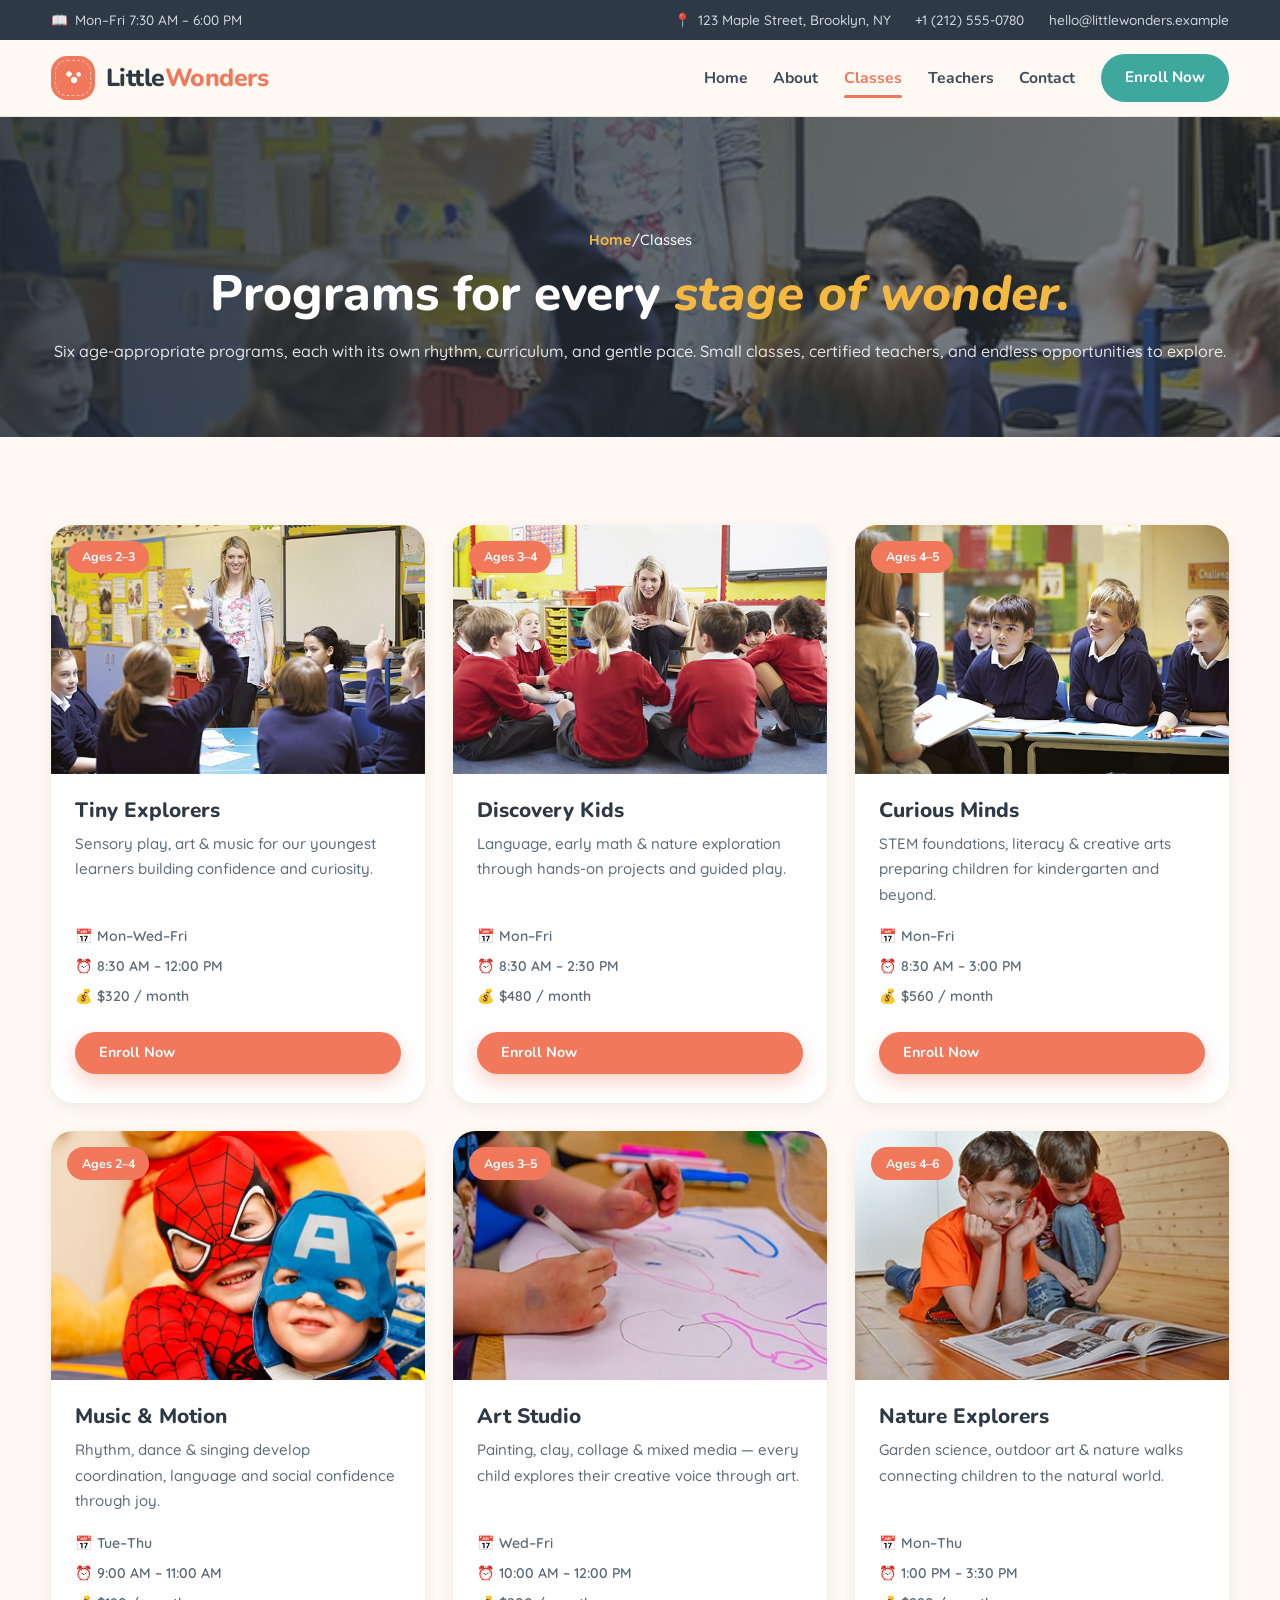
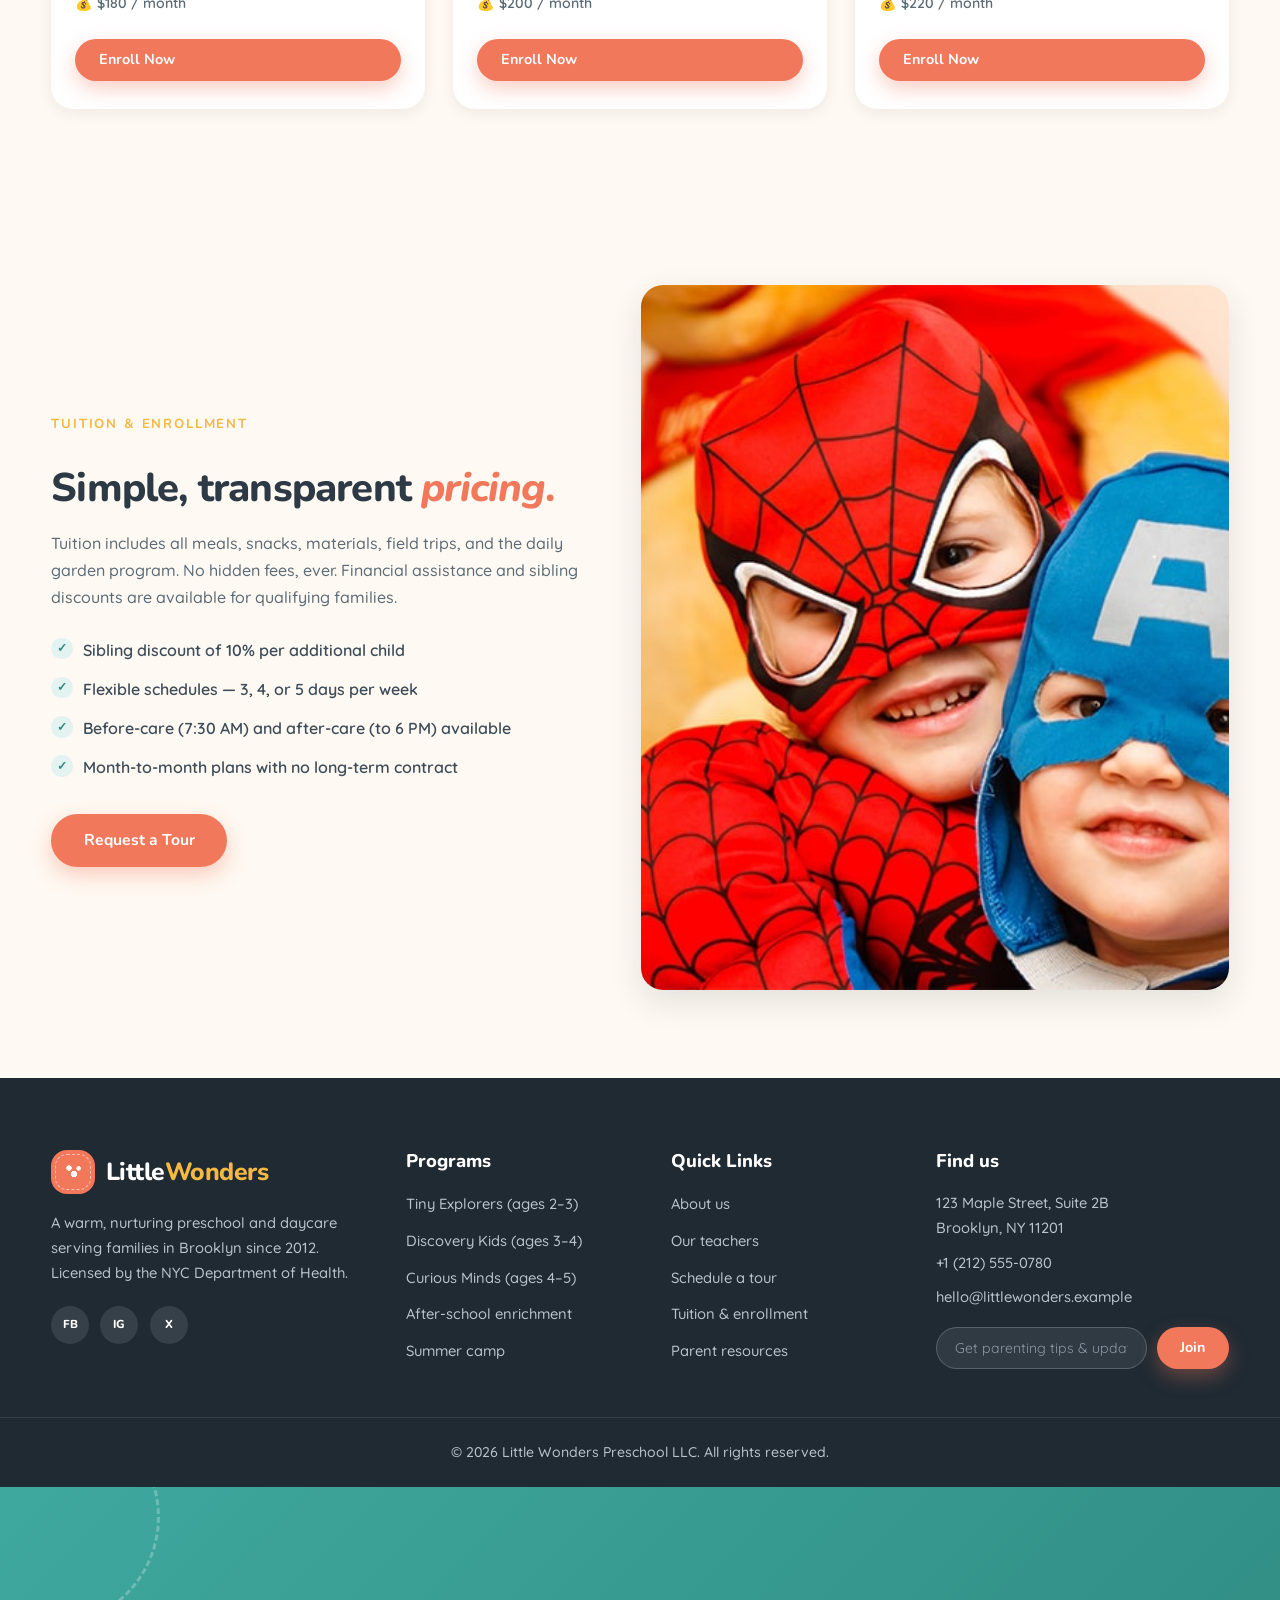
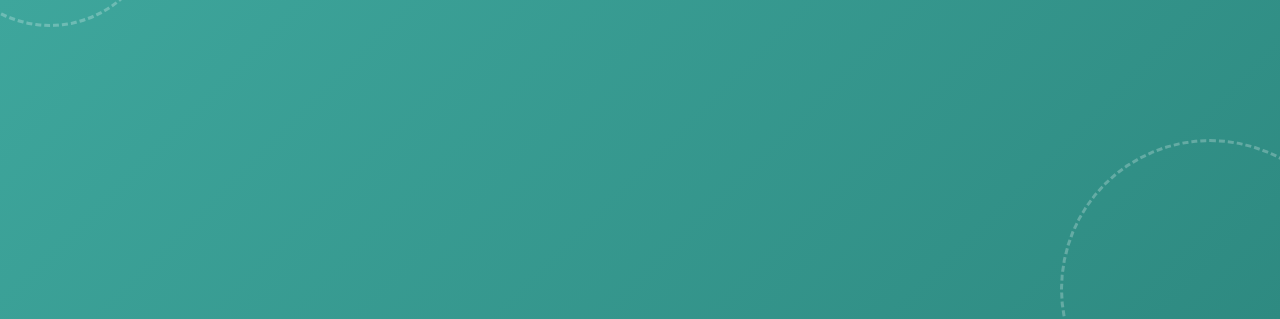
<file: classes.html>
<!DOCTYPE html>
<html lang="en">
<head>
  <meta charset="UTF-8">
  <meta name="viewport" content="width=device-width, initial-scale=1.0">
  <title>Classes &amp; Programs — Little Wonders</title>
  <meta name="description" content="Explore Little Wonders programs for ages 2–6: Tiny Explorers, Discovery Kids, Curious Minds, Music & Motion, Art Studio and Nature Explorers with transparent tuition.">
  <link rel="icon" href="data:image/svg+xml,%3Csvg xmlns='http://www.w3.org/2000/svg' viewBox='0 0 64 64'%3E%3Crect width='64' height='64' rx='16' fill='%23f2785c'/%3E%3Cpath d='M32 16 L38 28 L52 30 L42 39 L44 53 L32 46 L20 53 L22 39 L12 30 L26 28 Z' fill='%23fff' opacity='.9'/%3E%3C/svg%3E">
  <link rel="preconnect" href="https://fonts.googleapis.com">
  <link rel="preconnect" href="https://fonts.gstatic.com" crossorigin>
  <link href="https://fonts.googleapis.com/css2?family=Nunito:wght@400;500;600;700;800&family=Quicksand:wght@400;500;600;700&display=swap" rel="stylesheet">
  <link rel="stylesheet" href="assets/css/style.css">
</head>

<body>
  <a class="skip-link" href="#main">Skip to content</a>
  <div class="topbar">
    <div class="container topbar-inner">
      <p class="topbar-item"><span class="topbar-icon">📖</span> Mon–Fri 7:30 AM – 6:00 PM</p>
      <p class="topbar-item topbar-mid"><span class="topbar-icon">📍</span> 123 Maple Street, Brooklyn, NY</p>
      <p class="topbar-item topbar-end">
        <a href="tel:+12125550780">+1 (212) 555-0780</a>
        <a href="mailto:hello@littlewonders.example">hello@littlewonders.example</a>
      </p>
    </div>
  </div>
  <header class="site-header" id="top">
    <div class="container nav-wrap">
      <a href="index.html" class="brand">
        <span class="brand-mark" aria-hidden="true"></span>
        <span class="brand-text">Little<span>Wonders</span></span>
      </a>
      <button class="nav-toggle" aria-label="Toggle menu" aria-expanded="false" aria-controls="site-nav">☰</button>
      <nav class="nav-links" id="site-nav" aria-label="Primary">
        <a href="index.html" class="nav-link">Home</a>
        <a href="about.html" class="nav-link">About</a>
        <a href="classes.html" class="nav-link">Classes</a>
        <a href="teachers.html" class="nav-link">Teachers</a>
        <a href="contact.html" class="nav-link">Contact</a>
        <a href="contact.html" class="nav-cta">Enroll Now</a>
      </nav>
    </div>
  </header>

  <main id="main">
    <section class="page-banner">
      <div class="container">
        <nav class="crumb" aria-label="Breadcrumb">
          <a href="index.html">Home</a><span>/</span><span>Classes</span>
        </nav>
        <h1>Programs for every <em>stage of wonder.</em></h1>
        <p>Six age-appropriate programs, each with its own rhythm, curriculum, and gentle pace. Small classes, certified teachers, and endless opportunities to explore.</p>
      </div>
    </section>
    <section class="section">
      <div class="container">
        <div class="class-grid">
          <article class="class-card reveal">
            <div class="class-img-wrap">
              <img src="assets/img/img-hero-1.jpg" alt="Drawing class" class="class-img">
              <span class="class-tag">Ages 2–3</span>
            </div>
            <div class="class-body">
              <h3 class="class-name">Tiny Explorers</h3>
              <p class="class-desc">Sensory play, art &amp; music for our youngest learners building confidence and curiosity.</p>
              <div class="class-meta">
                <span class="class-meta-item">📅 Mon–Wed–Fri</span>
                <span class="class-meta-item">⏰ 8:30 AM – 12:00 PM</span>
                <span class="class-meta-item">💰 $320 / month</span>
              </div>
              <a href="contact.html" class="btn btn-primary btn-sm">Enroll Now</a>
            </div>
          </article>
          <article class="class-card reveal">
            <div class="class-img-wrap">
              <img src="assets/img/img-hero-2.jpg" alt="Language learning class" class="class-img">
              <span class="class-tag">Ages 3–4</span>
            </div>
            <div class="class-body">
              <h3 class="class-name">Discovery Kids</h3>
              <p class="class-desc">Language, early math &amp; nature exploration through hands-on projects and guided play.</p>
              <div class="class-meta">
                <span class="class-meta-item">📅 Mon–Fri</span>
                <span class="class-meta-item">⏰ 8:30 AM – 2:30 PM</span>
                <span class="class-meta-item">💰 $480 / month</span>
              </div>
              <a href="contact.html" class="btn btn-primary btn-sm">Enroll Now</a>
            </div>
          </article>
          <article class="class-card reveal">
            <div class="class-img-wrap">
              <img src="assets/img/img-hero-3.jpg" alt="Science class" class="class-img">
              <span class="class-tag">Ages 4–5</span>
            </div>
            <div class="class-body">
              <h3 class="class-name">Curious Minds</h3>
              <p class="class-desc">STEM foundations, literacy &amp; creative arts preparing children for kindergarten and beyond.</p>
              <div class="class-meta">
                <span class="class-meta-item">📅 Mon–Fri</span>
                <span class="class-meta-item">⏰ 8:30 AM – 3:00 PM</span>
                <span class="class-meta-item">💰 $560 / month</span>
              </div>
              <a href="contact.html" class="btn btn-primary btn-sm">Enroll Now</a>
            </div>
          </article>
          <article class="class-card reveal">
            <div class="class-img-wrap">
              <img src="assets/img/img-detail-1.jpg" alt="Music and movement class" class="class-img">
              <span class="class-tag">Ages 2–4</span>
            </div>
            <div class="class-body">
              <h3 class="class-name">Music &amp; Motion</h3>
              <p class="class-desc">Rhythm, dance &amp; singing develop coordination, language and social confidence through joy.</p>
              <div class="class-meta">
                <span class="class-meta-item">📅 Tue–Thu</span>
                <span class="class-meta-item">⏰ 9:00 AM – 11:00 AM</span>
                <span class="class-meta-item">💰 $180 / month</span>
              </div>
              <a href="contact.html" class="btn btn-primary btn-sm">Enroll Now</a>
            </div>
          </article>
          <article class="class-card reveal">
            <div class="class-img-wrap">
              <img src="assets/img/img-activity-4.jpg" alt="Art class" class="class-img">
              <span class="class-tag">Ages 3–5</span>
            </div>
            <div class="class-body">
              <h3 class="class-name">Art Studio</h3>
              <p class="class-desc">Painting, clay, collage &amp; mixed media — every child explores their creative voice through art.</p>
              <div class="class-meta">
                <span class="class-meta-item">📅 Wed–Fri</span>
                <span class="class-meta-item">⏰ 10:00 AM – 12:00 PM</span>
                <span class="class-meta-item">💰 $200 / month</span>
              </div>
              <a href="contact.html" class="btn btn-primary btn-sm">Enroll Now</a>
            </div>
          </article>
          <article class="class-card reveal">
            <div class="class-img-wrap">
              <img src="assets/img/img-activity-5.jpg" alt="Outdoor nature class" class="class-img">
              <span class="class-tag">Ages 4–6</span>
            </div>
            <div class="class-body">
              <h3 class="class-name">Nature Explorers</h3>
              <p class="class-desc">Garden science, outdoor art &amp; nature walks connecting children to the natural world.</p>
              <div class="class-meta">
                <span class="class-meta-item">📅 Mon–Thu</span>
                <span class="class-meta-item">⏰ 1:00 PM – 3:30 PM</span>
                <span class="class-meta-item">💰 $220 / month</span>
              </div>
              <a href="contact.html" class="btn btn-primary btn-sm">Enroll Now</a>
            </div>
          </article>
        </div>
      </div>
    </section>
    <section class="section section-cream">
      <div class="container">
        <div class="split reveal">
          <div class="split-copy">
            <p class="eyebrow">Tuition &amp; enrollment</p>
            <h2 class="section-title">Simple, transparent <em>pricing.</em></h2>
            <p>Tuition includes all meals, snacks, materials, field trips, and the daily garden program. No hidden fees, ever. Financial assistance and sibling discounts are available for qualifying families.</p>
            <ul class="check-list">
              <li>Sibling discount of 10% per additional child</li>
              <li>Flexible schedules — 3, 4, or 5 days per week</li>
              <li>Before-care (7:30 AM) and after-care (to 6 PM) available</li>
              <li>Month-to-month plans with no long-term contract</li>
            </ul>
            <a href="contact.html" class="btn btn-primary">Request a Tour</a>
          </div>
          <div class="split-img">
            <img src="assets/img/img-detail-1.jpg" alt="Children gathered in the classroom" class="split-photo">
          </div>
        </div>
      </div>
    </section>

  </main>
  <footer class="site-footer">
    <div class="container footer-grid">
      <div class="footer-col">
        <a href="index.html" class="brand footer-brand">
          <span class="brand-mark" aria-hidden="true"></span>
          <span class="brand-text">Little<span>Wonders</span></span>
        </a>
        <p>A warm, nurturing preschool and daycare serving families in Brooklyn since 2012. Licensed by the NYC Department of Health.</p>
        <div class="footer-social">
          <a href="https://facebook.com" target="_blank" rel="noopener" aria-label="Facebook">FB</a>
          <a href="https://instagram.com" target="_blank" rel="noopener" aria-label="Instagram">IG</a>
          <a href="https://twitter.com" target="_blank" rel="noopener" aria-label="Twitter">X</a>
        </div>
      </div>
      <div class="footer-col">
        <h3>Programs</h3>
        <ul class="footer-links">
          <li><a href="classes.html">Tiny Explorers (ages 2–3)</a></li>
          <li><a href="classes.html">Discovery Kids (ages 3–4)</a></li>
          <li><a href="classes.html">Curious Minds (ages 4–5)</a></li>
          <li><a href="classes.html">After-school enrichment</a></li>
          <li><a href="classes.html">Summer camp</a></li>
        </ul>
      </div>
      <div class="footer-col">
        <h3>Quick Links</h3>
        <ul class="footer-links">
          <li><a href="about.html">About us</a></li>
          <li><a href="teachers.html">Our teachers</a></li>
          <li><a href="contact.html">Schedule a tour</a></li>
          <li><a href="contact.html">Tuition &amp; enrollment</a></li>
          <li><a href="404.html">Parent resources</a></li>
        </ul>
      </div>
      <div class="footer-col">
        <h3>Find us</h3>
        <ul class="footer-links footer-contact">
          <li>123 Maple Street, Suite 2B<br>Brooklyn, NY 11201</li>
          <li><a href="tel:+12125550780">+1 (212) 555-0780</a></li>
          <li><a href="mailto:hello@littlewonders.example">hello@littlewonders.example</a></li>
        </ul>
        <form class="newsletter" data-form novalidate>
          <label for="nl-email" class="sr-only">Email for updates</label>
          <input id="nl-email" type="email" name="email" placeholder="Get parenting tips &amp; updates" required>
          <button type="submit" class="btn btn-primary btn-sm">Join</button>
          <p class="form-msg form-ok">Welcome to the Little Wonders family!</p>
          <p class="form-msg form-err">Please enter a valid email address.</p>
        </form>
      </div>
    </div>
    <div class="footer-bottom">
      <div class="container">
        <p>© <span data-year>2026</span> Little Wonders Preschool LLC. All rights reserved.</p>
      </div>
    </div>
  </footer>
  <button class="back-to-top" aria-label="Back to top">↑</button>
  <script src="assets/js/main.js"></script>
</body>
</html>
    <section class="cta-section">
      <div class="container cta-inner reveal">
        <p class="eyebrow">Begin the journey</p>
        <h2 class="cta-title">Give your child the gift of <em>wonder.</em></h2>
        <p class="cta-sub">Schedule a tour, meet our teachers, and see your child light up with curiosity.</p>
        <div class="cta-actions">
          <a href="contact.html" class="btn btn-primary">Schedule a Visit</a>
          <a href="classes.html" class="btn btn-ghost-dark">Explore Programs</a>
        </div>
      </div>
    </section>
</file>
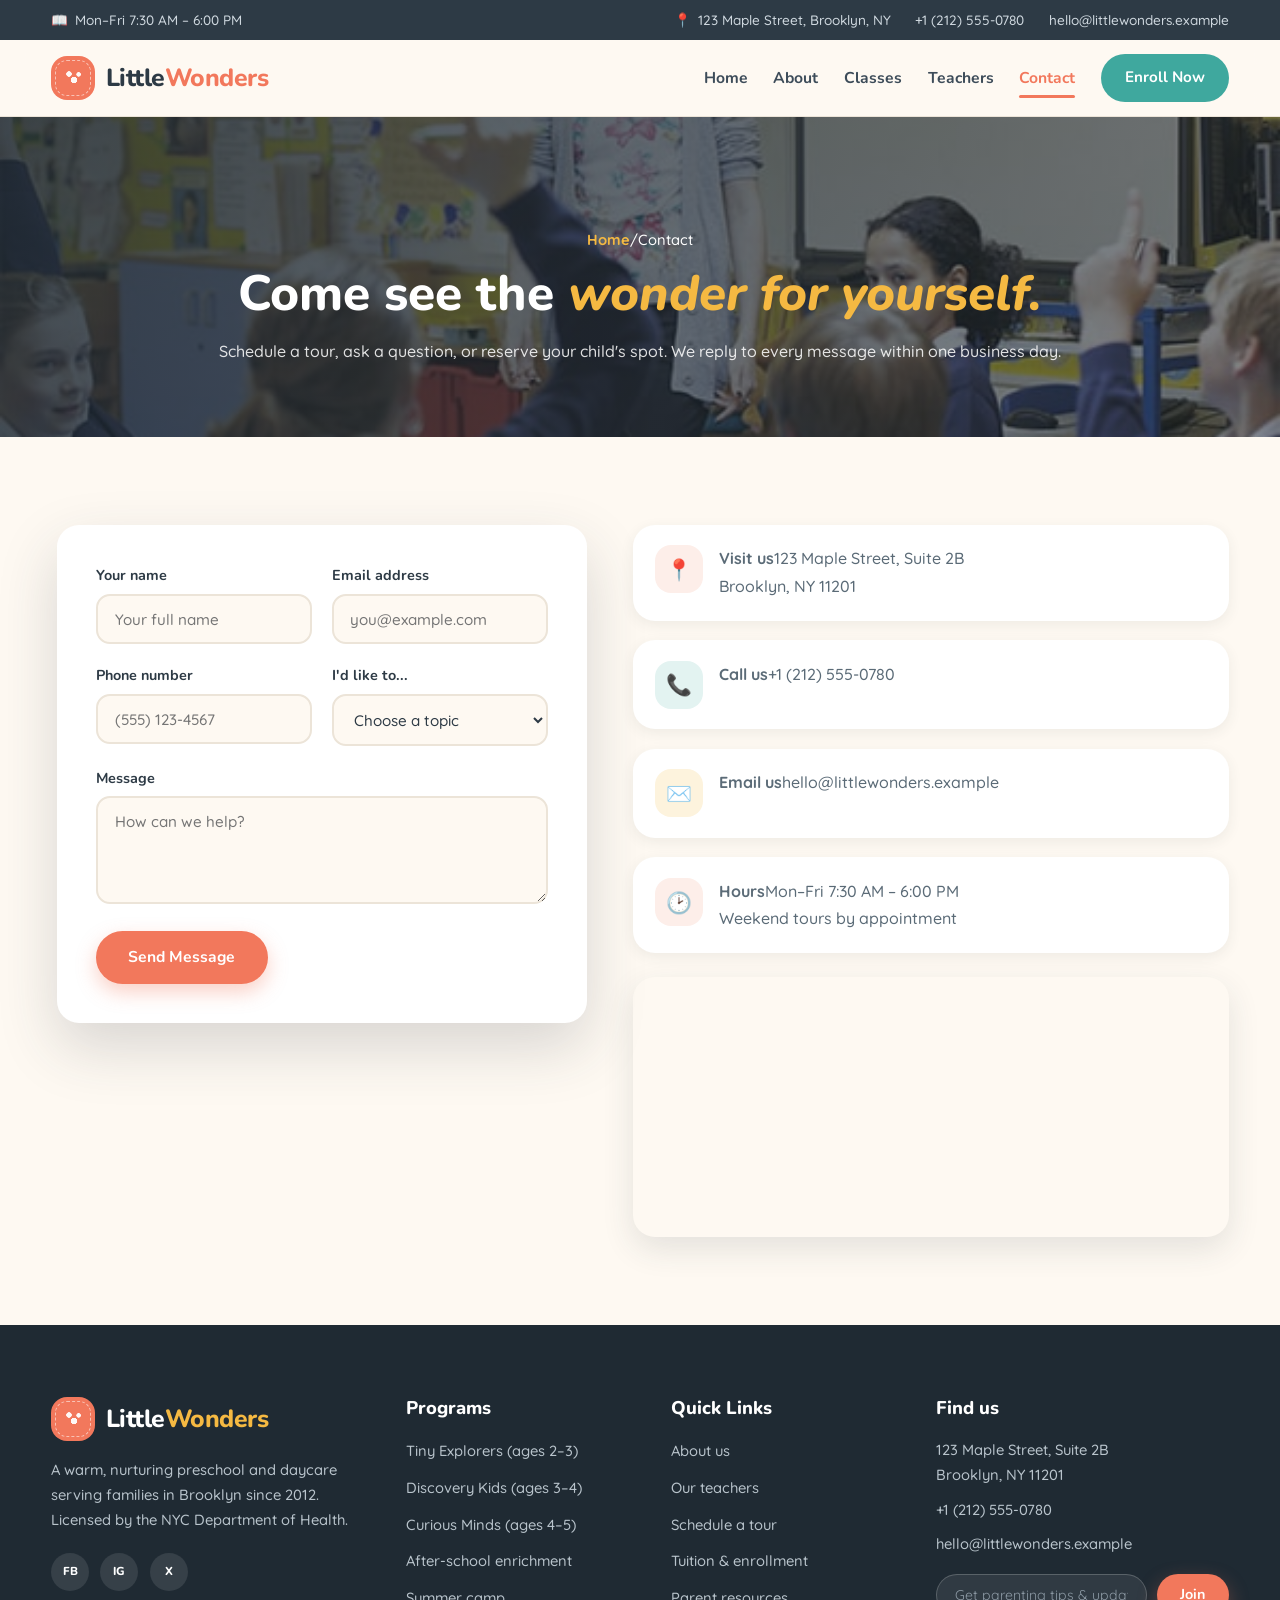
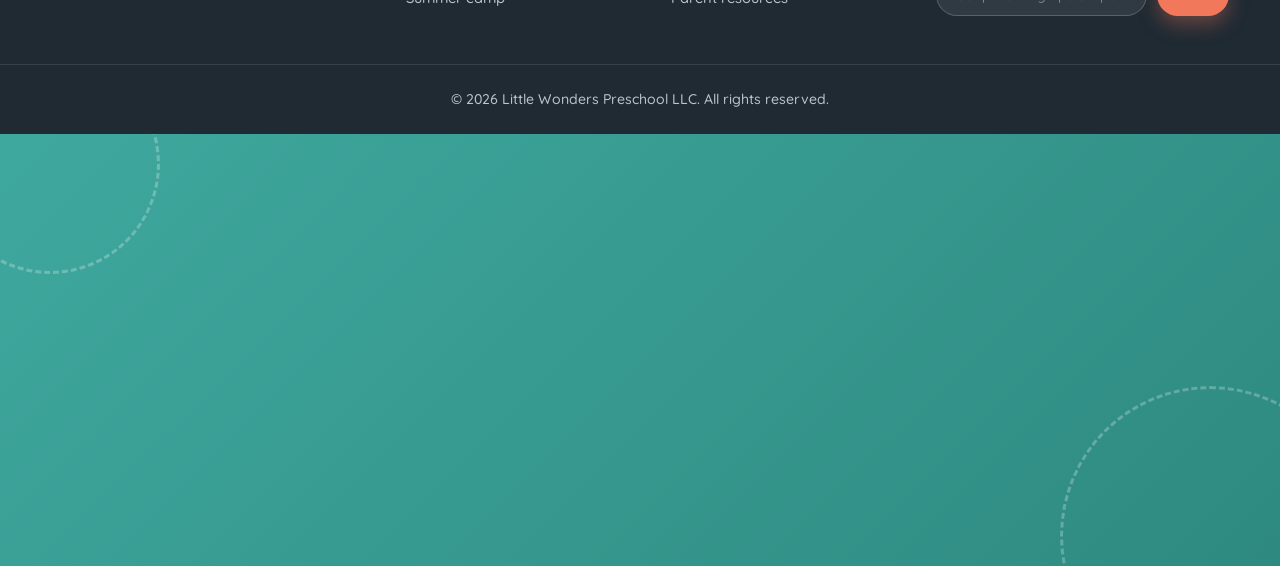
<file: contact.html>
<!DOCTYPE html>
<html lang="en">
<head>
  <meta charset="UTF-8">
  <meta name="viewport" content="width=device-width, initial-scale=1.0">
  <title>Contact Us — Little Wonders</title>
  <meta name="description" content="Contact Little Wonders Preschool in Brooklyn. Schedule a tour, ask about tuition or enrollment, and meet the team that makes every day full of wonder.">
  <link rel="icon" href="data:image/svg+xml,%3Csvg xmlns='http://www.w3.org/2000/svg' viewBox='0 0 64 64'%3E%3Crect width='64' height='64' rx='16' fill='%23f2785c'/%3E%3Cpath d='M32 16 L38 28 L52 30 L42 39 L44 53 L32 46 L20 53 L22 39 L12 30 L26 28 Z' fill='%23fff' opacity='.9'/%3E%3C/svg%3E">
  <link rel="preconnect" href="https://fonts.googleapis.com">
  <link rel="preconnect" href="https://fonts.gstatic.com" crossorigin>
  <link href="https://fonts.googleapis.com/css2?family=Nunito:wght@400;500;600;700;800&family=Quicksand:wght@400;500;600;700&display=swap" rel="stylesheet">
  <link rel="stylesheet" href="assets/css/style.css">
</head>

<body>
  <a class="skip-link" href="#main">Skip to content</a>
  <div class="topbar">
    <div class="container topbar-inner">
      <p class="topbar-item"><span class="topbar-icon">📖</span> Mon–Fri 7:30 AM – 6:00 PM</p>
      <p class="topbar-item topbar-mid"><span class="topbar-icon">📍</span> 123 Maple Street, Brooklyn, NY</p>
      <p class="topbar-item topbar-end">
        <a href="tel:+12125550780">+1 (212) 555-0780</a>
        <a href="mailto:hello@littlewonders.example">hello@littlewonders.example</a>
      </p>
    </div>
  </div>
  <header class="site-header" id="top">
    <div class="container nav-wrap">
      <a href="index.html" class="brand">
        <span class="brand-mark" aria-hidden="true"></span>
        <span class="brand-text">Little<span>Wonders</span></span>
      </a>
      <button class="nav-toggle" aria-label="Toggle menu" aria-expanded="false" aria-controls="site-nav">☰</button>
      <nav class="nav-links" id="site-nav" aria-label="Primary">
        <a href="index.html" class="nav-link">Home</a>
        <a href="about.html" class="nav-link">About</a>
        <a href="classes.html" class="nav-link">Classes</a>
        <a href="teachers.html" class="nav-link">Teachers</a>
        <a href="contact.html" class="nav-link">Contact</a>
        <a href="contact.html" class="nav-cta">Enroll Now</a>
      </nav>
    </div>
  </header>

  <main id="main">
    <section class="page-banner">
      <div class="container">
        <nav class="crumb" aria-label="Breadcrumb">
          <a href="index.html">Home</a><span>/</span><span>Contact</span>
        </nav>
        <h1>Come see the <em>wonder for yourself.</em></h1>
        <p>Schedule a tour, ask a question, or reserve your child's spot. We reply to every message within one business day.</p>
      </div>
    </section>
    <section class="section">
      <div class="container">
        <div class="contact-grid">
          <div class="form-wrap reveal">
            <form class="enroll-form" data-form novalidate>
              <div class="form-row">
                <div class="form-field">
                  <label for="cf-name">Your name</label>
                  <input id="cf-name" type="text" name="name" placeholder="Your full name" required>
                </div>
                <div class="form-field">
                  <label for="cf-email">Email address</label>
                  <input id="cf-email" type="email" name="email" placeholder="you@example.com" required>
                </div>
              </div>
              <div class="form-row">
                <div class="form-field">
                  <label for="cf-phone">Phone number</label>
                  <input id="cf-phone" type="tel" name="phone" placeholder="(555) 123-4567" required>
                </div>
                <div class="form-field">
                  <label for="cf-subject">I'd like to...</label>
                  <select id="cf-subject" name="subject" required>
                    <option value="">Choose a topic</option>
                    <option value="tour">Schedule a tour</option>
                    <option value="enroll">Ask about enrollment</option>
                    <option value="tuition">Ask about tuition</option>
                    <option value="careers">Ask about careers</option>
                    <option value="other">Something else</option>
                  </select>
                </div>
              </div>
              <div class="form-row">
                <div class="form-field form-field-wide">
                  <label for="cf-message">Message</label>
                  <textarea id="cf-message" name="message" rows="4" placeholder="How can we help?" required></textarea>
                </div>
              </div>
              <button type="submit" class="btn btn-primary">Send Message</button>
              <p class="form-msg form-ok">✓ Thanks for reaching out! We'll reply within one business day.</p>
              <p class="form-msg form-err">⚠ Please fill in all required fields.</p>
            </form>
          </div>
          <div class="contact-info reveal">
            <ul class="info-list">
              <li class="info-item">
                <span class="info-ico" aria-hidden="true">📍</span>
                <div><strong>Visit us</strong><span>123 Maple Street, Suite 2B<br>Brooklyn, NY 11201</span></div>
              </li>
              <li class="info-item">
                <span class="info-ico" aria-hidden="true">📞</span>
                <div><strong>Call us</strong><span>+1 (212) 555-0780</span></div>
              </li>
              <li class="info-item">
                <span class="info-ico" aria-hidden="true">✉️</span>
                <div><strong>Email us</strong><span>hello@littlewonders.example</span></div>
              </li>
              <li class="info-item">
                <span class="info-ico" aria-hidden="true">🕑</span>
                <div><strong>Hours</strong><span>Mon–Fri 7:30 AM – 6:00 PM<br>Weekend tours by appointment</span></div>
              </li>
            </ul>
            <div class="map-frame">
              <iframe title="Little Wonders location map" src="https://www.openstreetmap.org/export/embed.html?bbox=-73.9903%2C40.6920%2C-73.9803%2C40.6980&amp;layer=mapnik" loading="lazy"></iframe>
            </div>
          </div>
        </div>
      </div>
    </section>

  </main>
  <footer class="site-footer">
    <div class="container footer-grid">
      <div class="footer-col">
        <a href="index.html" class="brand footer-brand">
          <span class="brand-mark" aria-hidden="true"></span>
          <span class="brand-text">Little<span>Wonders</span></span>
        </a>
        <p>A warm, nurturing preschool and daycare serving families in Brooklyn since 2012. Licensed by the NYC Department of Health.</p>
        <div class="footer-social">
          <a href="https://facebook.com" target="_blank" rel="noopener" aria-label="Facebook">FB</a>
          <a href="https://instagram.com" target="_blank" rel="noopener" aria-label="Instagram">IG</a>
          <a href="https://twitter.com" target="_blank" rel="noopener" aria-label="Twitter">X</a>
        </div>
      </div>
      <div class="footer-col">
        <h3>Programs</h3>
        <ul class="footer-links">
          <li><a href="classes.html">Tiny Explorers (ages 2–3)</a></li>
          <li><a href="classes.html">Discovery Kids (ages 3–4)</a></li>
          <li><a href="classes.html">Curious Minds (ages 4–5)</a></li>
          <li><a href="classes.html">After-school enrichment</a></li>
          <li><a href="classes.html">Summer camp</a></li>
        </ul>
      </div>
      <div class="footer-col">
        <h3>Quick Links</h3>
        <ul class="footer-links">
          <li><a href="about.html">About us</a></li>
          <li><a href="teachers.html">Our teachers</a></li>
          <li><a href="contact.html">Schedule a tour</a></li>
          <li><a href="contact.html">Tuition &amp; enrollment</a></li>
          <li><a href="404.html">Parent resources</a></li>
        </ul>
      </div>
      <div class="footer-col">
        <h3>Find us</h3>
        <ul class="footer-links footer-contact">
          <li>123 Maple Street, Suite 2B<br>Brooklyn, NY 11201</li>
          <li><a href="tel:+12125550780">+1 (212) 555-0780</a></li>
          <li><a href="mailto:hello@littlewonders.example">hello@littlewonders.example</a></li>
        </ul>
        <form class="newsletter" data-form novalidate>
          <label for="nl-email" class="sr-only">Email for updates</label>
          <input id="nl-email" type="email" name="email" placeholder="Get parenting tips &amp; updates" required>
          <button type="submit" class="btn btn-primary btn-sm">Join</button>
          <p class="form-msg form-ok">Welcome to the Little Wonders family!</p>
          <p class="form-msg form-err">Please enter a valid email address.</p>
        </form>
      </div>
    </div>
    <div class="footer-bottom">
      <div class="container">
        <p>© <span data-year>2026</span> Little Wonders Preschool LLC. All rights reserved.</p>
      </div>
    </div>
  </footer>
  <button class="back-to-top" aria-label="Back to top">↑</button>
  <script src="assets/js/main.js"></script>
</body>
</html>
    <section class="cta-section">
      <div class="container cta-inner reveal">
        <p class="eyebrow">Begin the journey</p>
        <h2 class="cta-title">Give your child the gift of <em>wonder.</em></h2>
        <p class="cta-sub">Schedule a tour, meet our teachers, and see your child light up with curiosity.</p>
        <div class="cta-actions">
          <a href="contact.html" class="btn btn-primary">Schedule a Visit</a>
          <a href="classes.html" class="btn btn-ghost-dark">Explore Programs</a>
        </div>
      </div>
    </section>
</file>
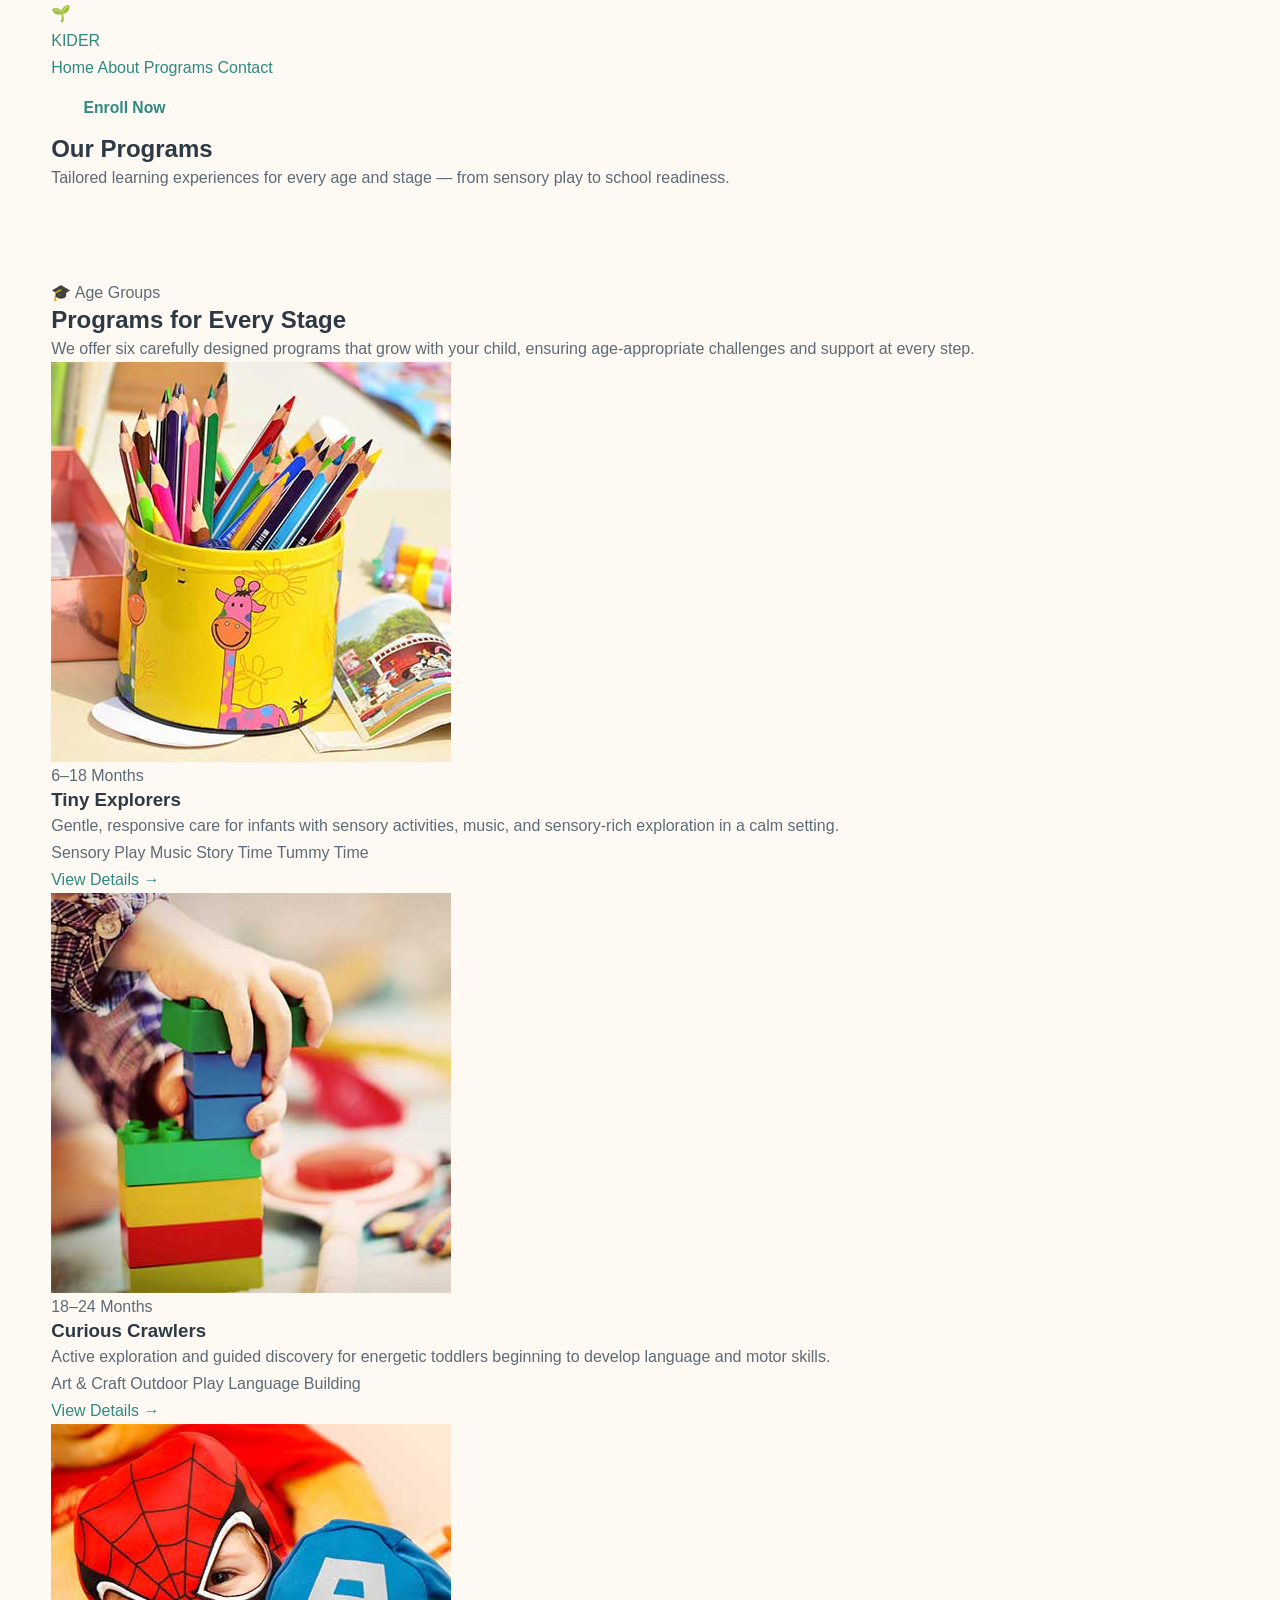
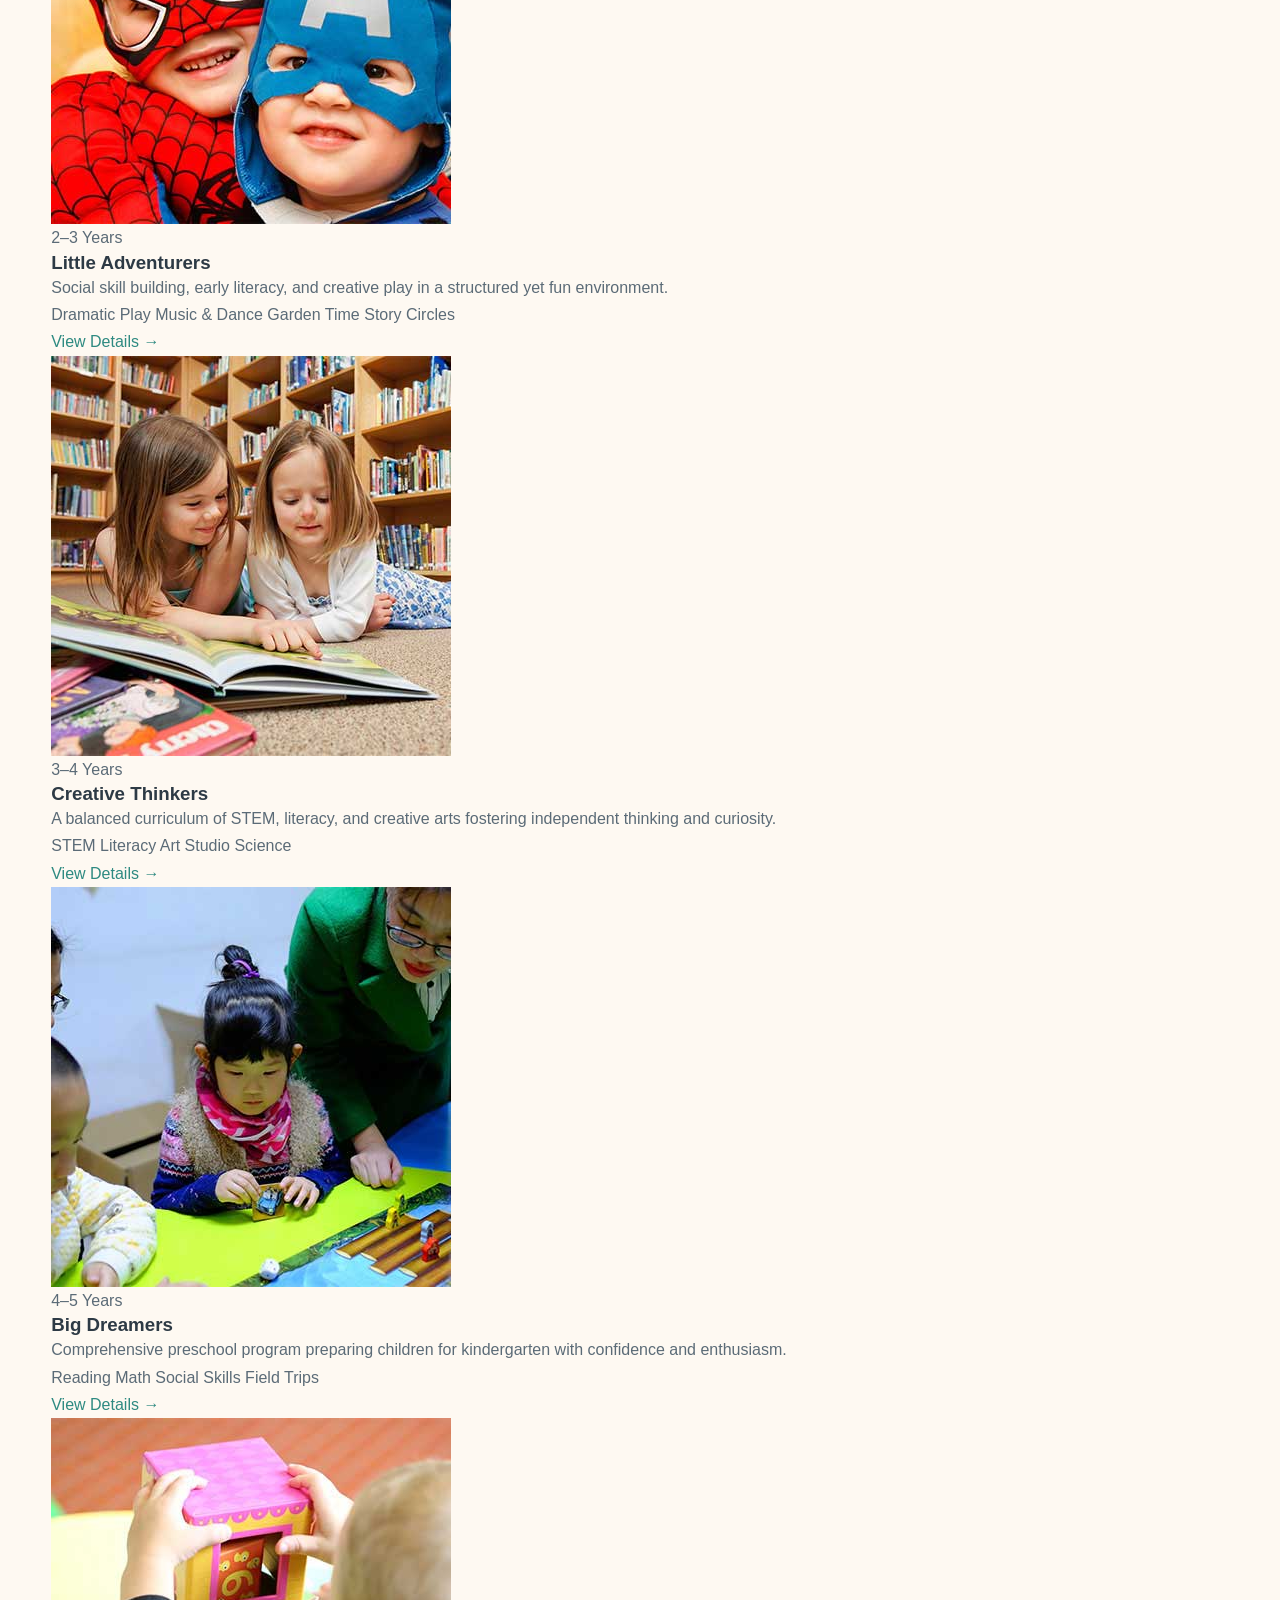
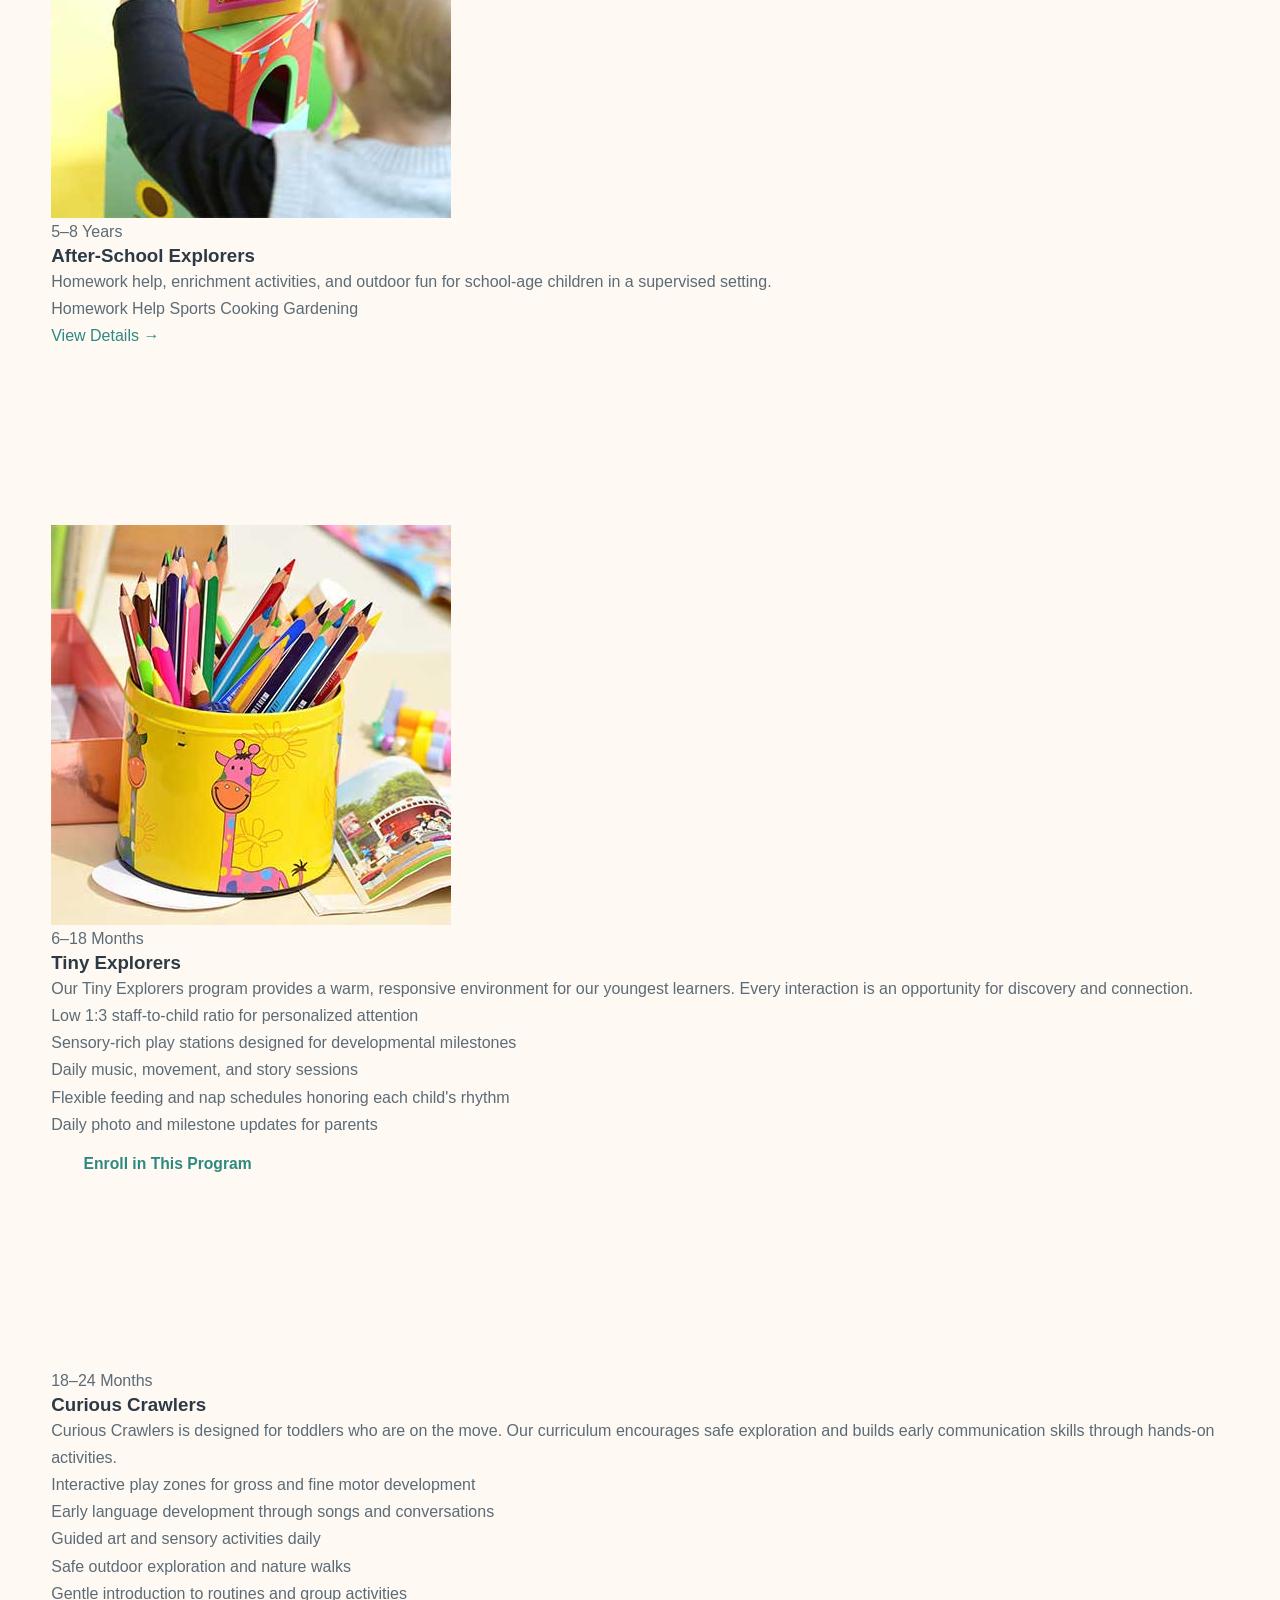
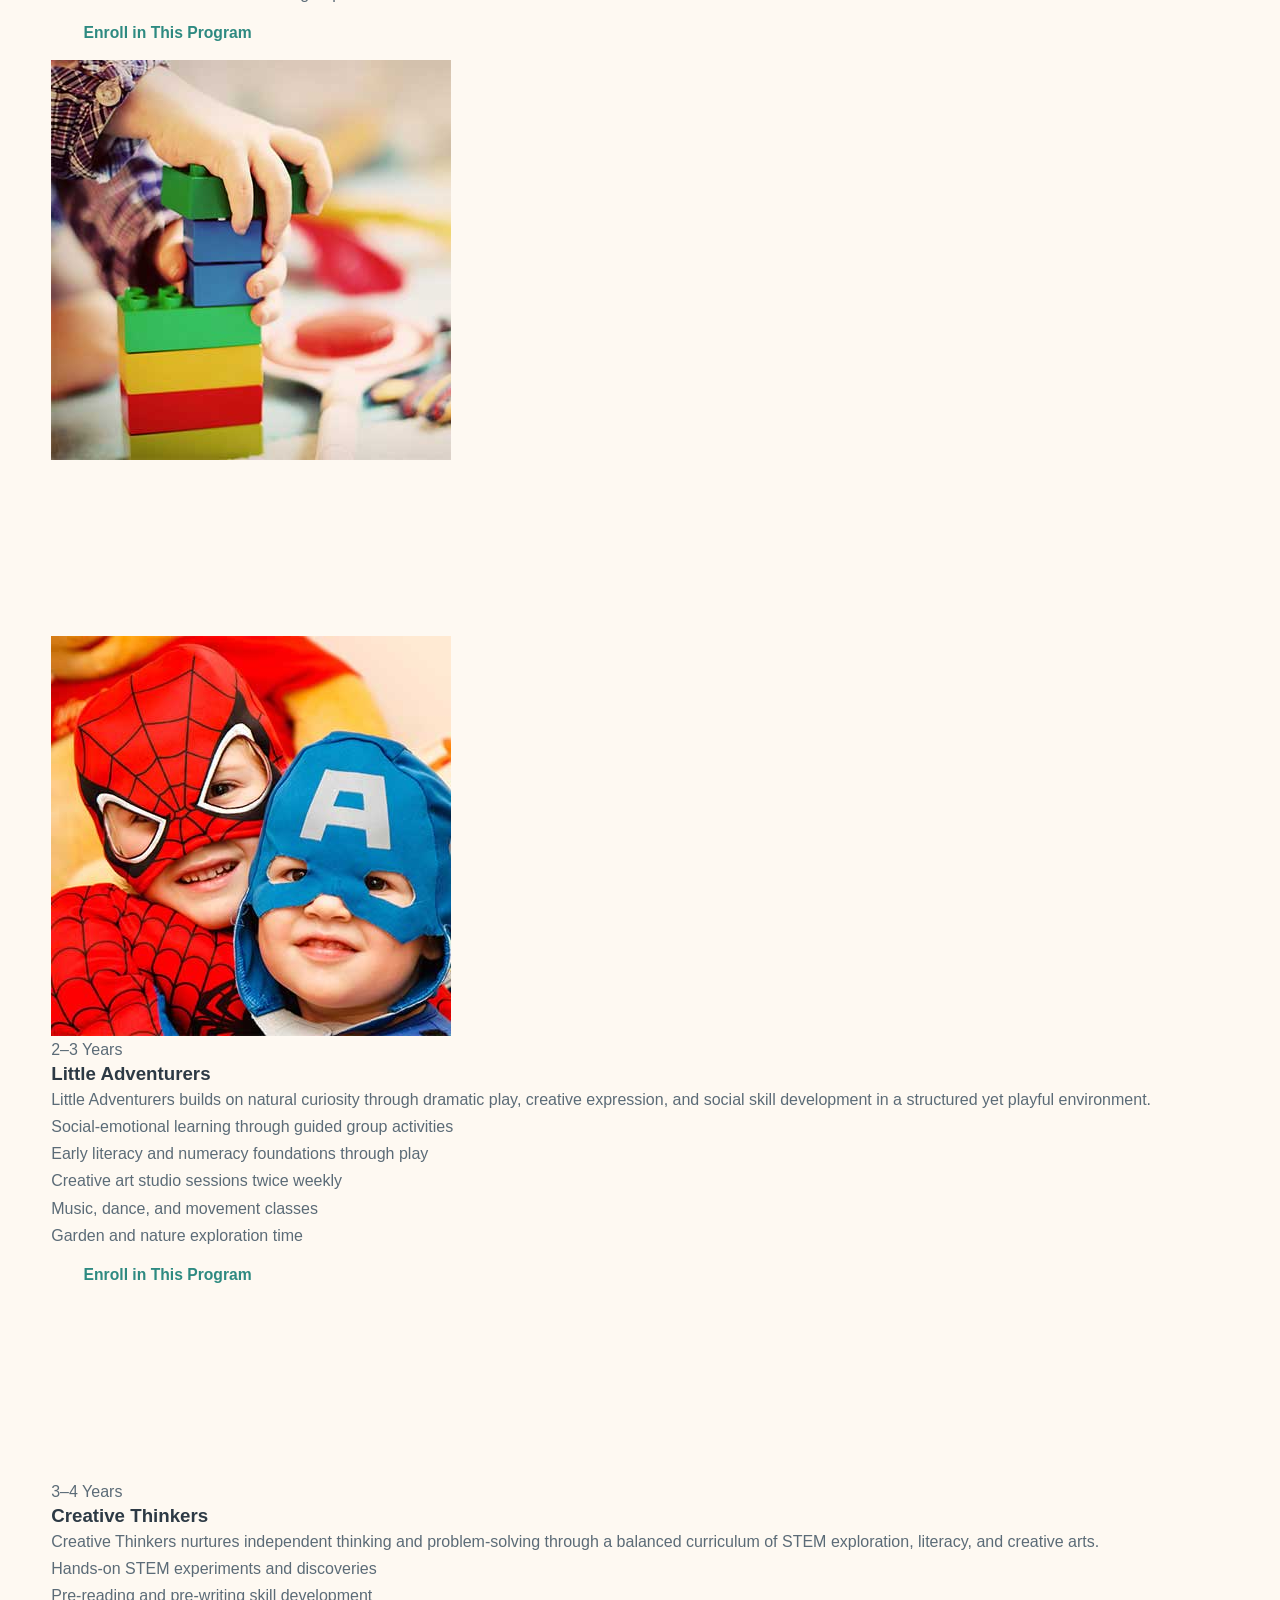
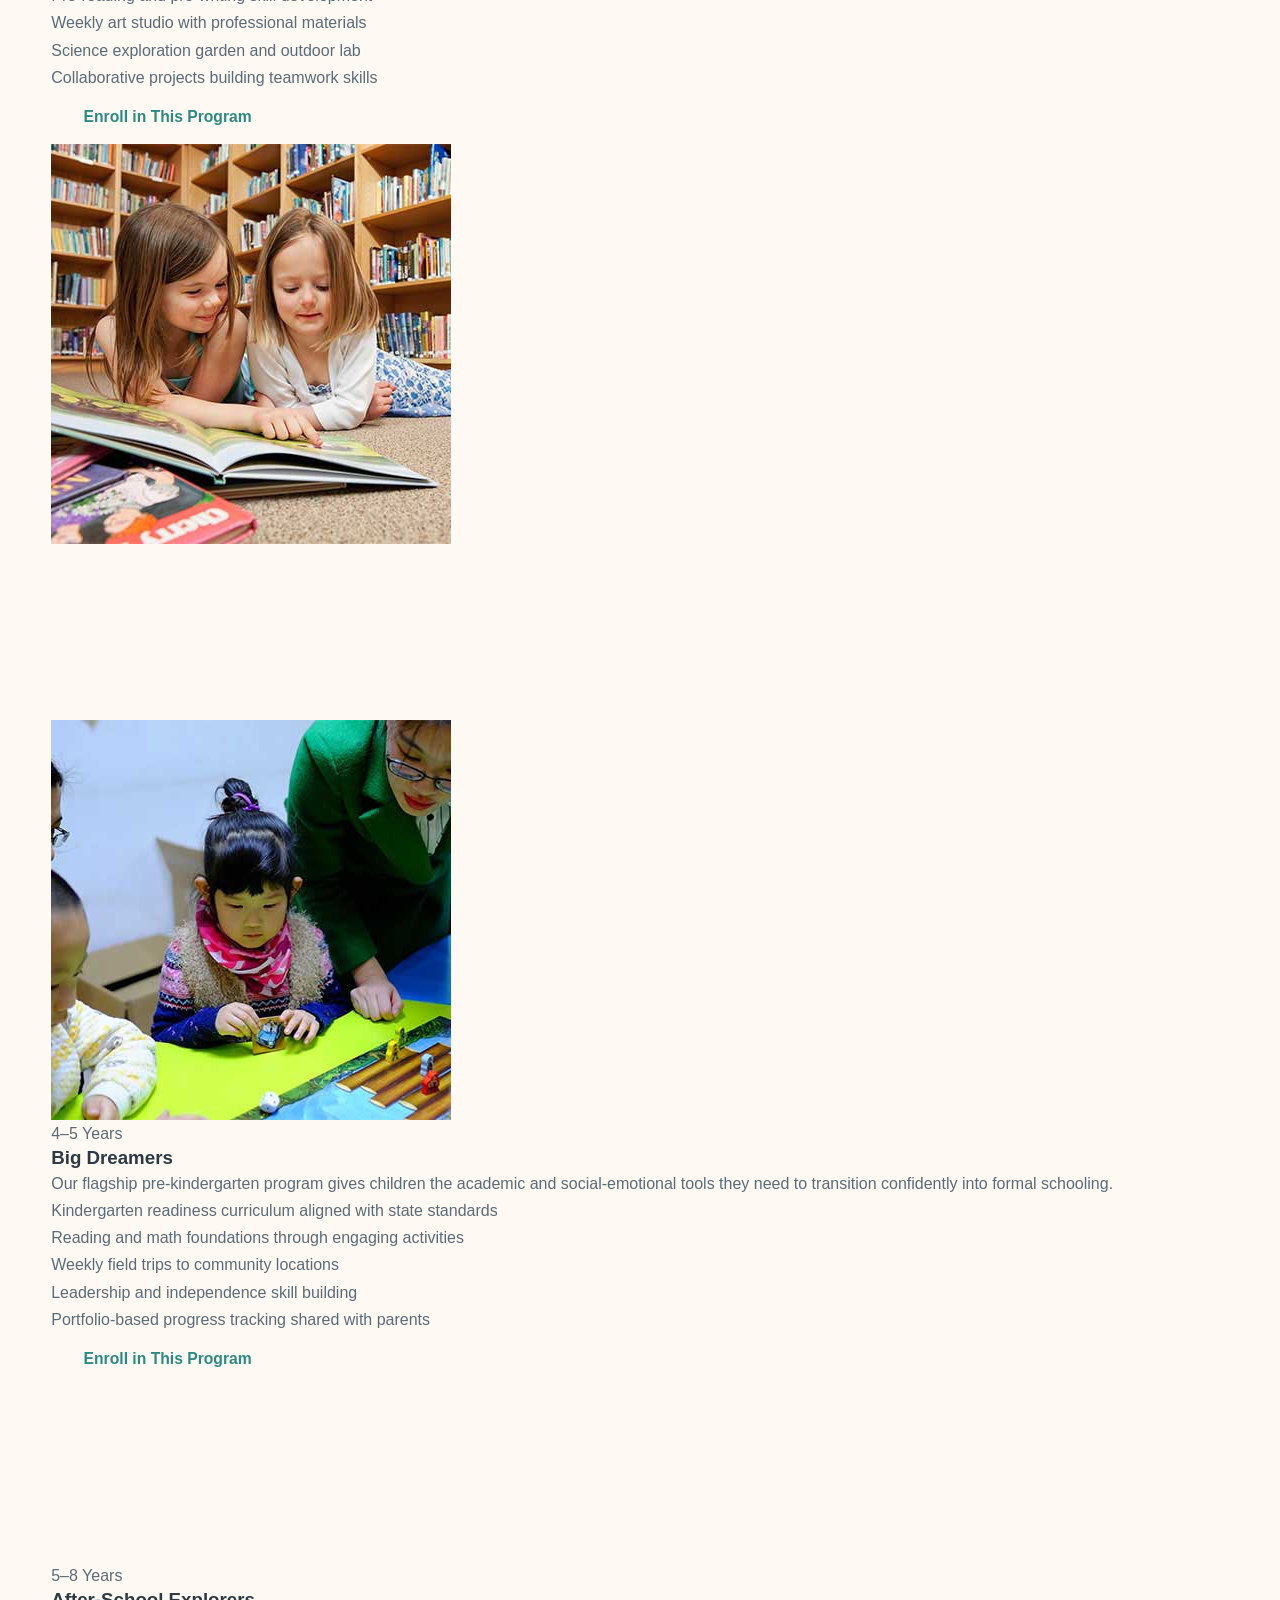
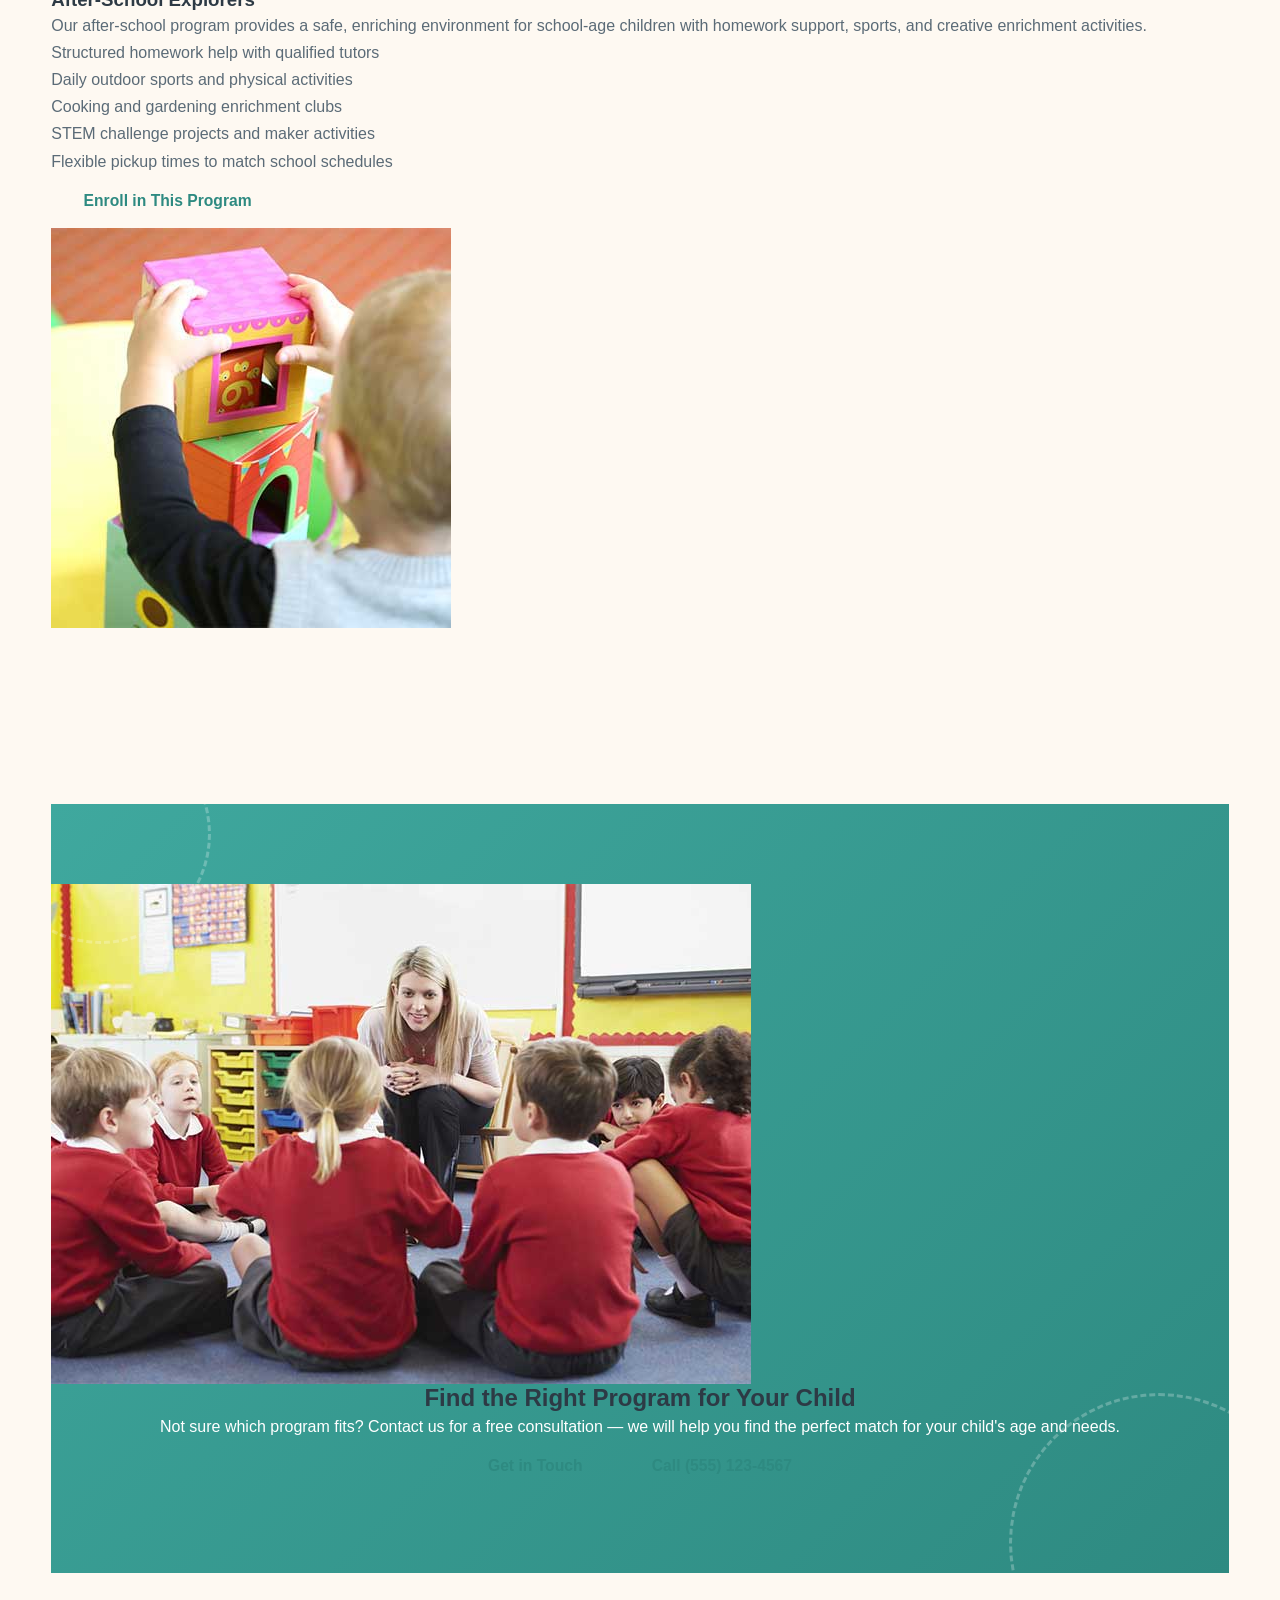
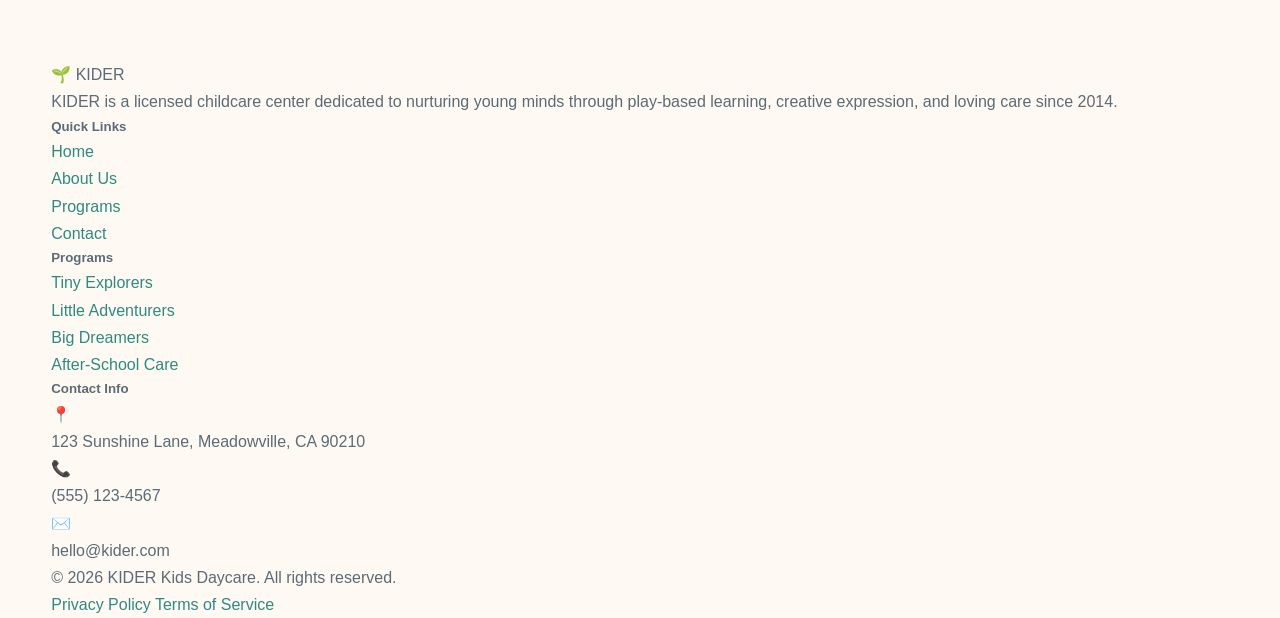
<file: programs.html>
<!DOCTYPE html>
<html lang="en">
<head>
  <meta charset="UTF-8">
  <meta name="viewport" content="width=device-width, initial-scale=1.0">
  <meta name="description" content="KIDER Programs — Explore our age-appropriate childcare programs designed for children from 6 months to 5 years old.">
  <title>Programs — KIDER Kids Daycare</title>
  <link rel="stylesheet" href="assets/css/style.css">
</head>
<body>

  <!-- ======== Header ======== -->
  <header class="header">
    <div class="container header__inner">
      <a href="index.html" class="header__logo">
        <div class="header__logo-icon">🌱</div>
        <div class="header__logo-text">KID<span>ER</span></div>
      </a>
      <nav class="nav">
        <a href="index.html" class="nav__link">Home</a>
        <a href="about.html" class="nav__link">About</a>
        <a href="programs.html" class="nav__link active">Programs</a>
        <a href="contact.html" class="nav__link">Contact</a>
        <div class="nav__cta">
          <a href="contact.html" class="btn btn--green btn--sm">Enroll Now</a>
        </div>
      </nav>
      <div class="burger" aria-label="Toggle navigation" role="button" tabindex="0">
        <span class="burger__line"></span>
        <span class="burger__line"></span>
        <span class="burger__line"></span>
      </div>
    </div>
  </header>

  <!-- ======== Page Hero ======== -->
  <section class="page-hero">
    <div class="container">
      <h1 class="reveal">Our Programs</h1>
      <p class="reveal">Tailored learning experiences for every age and stage — from sensory play to school readiness.</p>
    </div>
  </section>

  <!-- ======== Program Overview Grid ======== -->
  <section class="section section--alt">
    <div class="container">
      <div class="section-header reveal">
        <div class="section-header__tag">🎓 Age Groups</div>
        <h2>Programs for Every Stage</h2>
        <p>We offer six carefully designed programs that grow with your child, ensuring age-appropriate challenges and support at every step.</p>
      </div>
      <div class="programs-grid reveal-stagger">
        <div class="program-card">
          <img src="assets/img/classes-1.jpg" alt="Infant care" class="program-card__image">
          <div class="program-card__body">
            <span class="program-card__age">6–18 Months</span>
            <h3>Tiny Explorers</h3>
            <p>Gentle, responsive care for infants with sensory activities, music, and sensory-rich exploration in a calm setting.</p>
            <div class="program-card__activities">
              <span class="program-card__activity">Sensory Play</span>
              <span class="program-card__activity">Music</span>
              <span class="program-card__activity">Story Time</span>
              <span class="program-card__activity">Tummy Time</span>
            </div>
            <a href="#tiny-explorers" class="program-card__link">View Details →</a>
          </div>
        </div>
        <div class="program-card">
          <img src="assets/img/classes-2.jpg" alt="Young toddler program" class="program-card__image">
          <div class="program-card__body">
            <span class="program-card__age program-card__age--orange">18–24 Months</span>
            <h3>Curious Crawlers</h3>
            <p>Active exploration and guided discovery for energetic toddlers beginning to develop language and motor skills.</p>
            <div class="program-card__activities">
              <span class="program-card__activity">Art & Craft</span>
              <span class="program-card__activity">Outdoor Play</span>
              <span class="program-card__activity">Language</span>
              <span class="program-card__activity">Building</span>
            </div>
            <a href="#curious-crawlers" class="program-card__link">View Details →</a>
          </div>
        </div>
        <div class="program-card">
          <img src="assets/img/classes-3.jpg" alt="Older toddler program" class="program-card__image">
          <div class="program-card__body">
            <span class="program-card__age program-card__age--yellow">2–3 Years</span>
            <h3>Little Adventurers</h3>
            <p>Social skill building, early literacy, and creative play in a structured yet fun environment.</p>
            <div class="program-card__activities">
              <span class="program-card__activity">Dramatic Play</span>
              <span class="program-card__activity">Music & Dance</span>
              <span class="program-card__activity">Garden Time</span>
              <span class="program-card__activity">Story Circles</span>
            </div>
            <a href="#little-adventurers" class="program-card__link">View Details →</a>
          </div>
        </div>
        <div class="program-card">
          <img src="assets/img/classes-4.jpg" alt="Pre-K program" class="program-card__image">
          <div class="program-card__body">
            <span class="program-card__age">3–4 Years</span>
            <h3>Creative Thinkers</h3>
            <p>A balanced curriculum of STEM, literacy, and creative arts fostering independent thinking and curiosity.</p>
            <div class="program-card__activities">
              <span class="program-card__activity">STEM</span>
              <span class="program-card__activity">Literacy</span>
              <span class="program-card__activity">Art Studio</span>
              <span class="program-card__activity">Science</span>
            </div>
            <a href="#creative-thinkers" class="program-card__link">View Details →</a>
          </div>
        </div>
        <div class="program-card">
          <img src="assets/img/classes-5.jpg" alt="Pre-school program" class="program-card__image">
          <div class="program-card__body">
            <span class="program-card__age program-card__age--orange">4–5 Years</span>
            <h3>Big Dreamers</h3>
            <p>Comprehensive preschool program preparing children for kindergarten with confidence and enthusiasm.</p>
            <div class="program-card__activities">
              <span class="program-card__activity">Reading</span>
              <span class="program-card__activity">Math</span>
              <span class="program-card__activity">Social Skills</span>
              <span class="program-card__activity">Field Trips</span>
            </div>
            <a href="#big-dreamers" class="program-card__link">View Details →</a>
          </div>
        </div>
        <div class="program-card">
          <img src="assets/img/classes-6.jpg" alt="After-school care" class="program-card__image">
          <div class="program-card__body">
            <span class="program-card__age program-card__age--yellow">5–8 Years</span>
            <h3>After-School Explorers</h3>
            <p>Homework help, enrichment activities, and outdoor fun for school-age children in a supervised setting.</p>
            <div class="program-card__activities">
              <span class="program-card__activity">Homework Help</span>
              <span class="program-card__activity">Sports</span>
              <span class="program-card__activity">Cooking</span>
              <span class="program-card__activity">Gardening</span>
            </div>
            <a href="#after-school" class="program-card__link">View Details →</a>
          </div>
        </div>
      </div>
    </div>
  </section>

  <!-- ======== Program Details ======== -->
  <section class="section" id="tiny-explorers">
    <div class="container">
      <div class="program-detail reveal">
        <img src="assets/img/classes-1.jpg" alt="Tiny Explorers program" class="program-detail__image">
        <div class="program-detail__content">
          <div class="program-detail__age-badge">6–18 Months</div>
          <h3>Tiny Explorers</h3>
          <p>Our Tiny Explorers program provides a warm, responsive environment for our youngest learners. Every interaction is an opportunity for discovery and connection.</p>
          <ul class="program-detail__list">
            <li>Low 1:3 staff-to-child ratio for personalized attention</li>
            <li>Sensory-rich play stations designed for developmental milestones</li>
            <li>Daily music, movement, and story sessions</li>
            <li>Flexible feeding and nap schedules honoring each child's rhythm</li>
            <li>Daily photo and milestone updates for parents</li>
          </ul>
          <a href="contact.html" class="btn btn--green" style="margin-top: var(--sp-4);">Enroll in This Program</a>
        </div>
      </div>
    </div>
  </section>

  <section class="section section--alt" id="curious-crawlers">
    <div class="container">
      <div class="program-detail reveal">
        <div class="program-detail__content">
          <div class="program-detail__age-badge" style="background: var(--clr-orange-light); color: var(--clr-orange-dark);">18–24 Months</div>
          <h3>Curious Crawlers</h3>
          <p>Curious Crawlers is designed for toddlers who are on the move. Our curriculum encourages safe exploration and builds early communication skills through hands-on activities.</p>
          <ul class="program-detail__list">
            <li>Interactive play zones for gross and fine motor development</li>
            <li>Early language development through songs and conversations</li>
            <li>Guided art and sensory activities daily</li>
            <li>Safe outdoor exploration and nature walks</li>
            <li>Gentle introduction to routines and group activities</li>
          </ul>
          <a href="contact.html" class="btn btn--orange" style="margin-top: var(--sp-4);">Enroll in This Program</a>
        </div>
        <img src="assets/img/classes-2.jpg" alt="Curious Crawlers program" class="program-detail__image">
      </div>
    </div>
  </section>

  <section class="section" id="little-adventurers">
    <div class="container">
      <div class="program-detail reveal">
        <img src="assets/img/classes-3.jpg" alt="Little Adventurers program" class="program-detail__image">
        <div class="program-detail__content">
          <div class="program-detail__age-badge" style="background: var(--clr-yellow-light); color: var(--clr-yellow-dark);">2–3 Years</div>
          <h3>Little Adventurers</h3>
          <p>Little Adventurers builds on natural curiosity through dramatic play, creative expression, and social skill development in a structured yet playful environment.</p>
          <ul class="program-detail__list">
            <li>Social-emotional learning through guided group activities</li>
            <li>Early literacy and numeracy foundations through play</li>
            <li>Creative art studio sessions twice weekly</li>
            <li>Music, dance, and movement classes</li>
            <li>Garden and nature exploration time</li>
          </ul>
          <a href="contact.html" class="btn btn--green" style="margin-top: var(--sp-4);">Enroll in This Program</a>
        </div>
      </div>
    </div>
  </section>

  <section class="section section--alt" id="creative-thinkers">
    <div class="container">
      <div class="program-detail reveal">
        <div class="program-detail__content">
          <div class="program-detail__age-badge">3–4 Years</div>
          <h3>Creative Thinkers</h3>
          <p>Creative Thinkers nurtures independent thinking and problem-solving through a balanced curriculum of STEM exploration, literacy, and creative arts.</p>
          <ul class="program-detail__list">
            <li>Hands-on STEM experiments and discoveries</li>
            <li>Pre-reading and pre-writing skill development</li>
            <li>Weekly art studio with professional materials</li>
            <li>Science exploration garden and outdoor lab</li>
            <li>Collaborative projects building teamwork skills</li>
          </ul>
          <a href="contact.html" class="btn btn--orange" style="margin-top: var(--sp-4);">Enroll in This Program</a>
        </div>
        <img src="assets/img/classes-4.jpg" alt="Creative Thinkers program" class="program-detail__image">
      </div>
    </div>
  </section>

  <section class="section" id="big-dreamers">
    <div class="container">
      <div class="program-detail reveal">
        <img src="assets/img/classes-5.jpg" alt="Big Dreamers program" class="program-detail__image">
        <div class="program-detail__content">
          <div class="program-detail__age-badge" style="background: var(--clr-orange-light); color: var(--clr-orange-dark);">4–5 Years</div>
          <h3>Big Dreamers</h3>
          <p>Our flagship pre-kindergarten program gives children the academic and social-emotional tools they need to transition confidently into formal schooling.</p>
          <ul class="program-detail__list">
            <li>Kindergarten readiness curriculum aligned with state standards</li>
            <li>Reading and math foundations through engaging activities</li>
            <li>Weekly field trips to community locations</li>
            <li>Leadership and independence skill building</li>
            <li>Portfolio-based progress tracking shared with parents</li>
          </ul>
          <a href="contact.html" class="btn btn--green" style="margin-top: var(--sp-4);">Enroll in This Program</a>
        </div>
      </div>
    </div>
  </section>

  <section class="section section--alt" id="after-school">
    <div class="container">
      <div class="program-detail reveal">
        <div class="program-detail__content">
          <div class="program-detail__age-badge" style="background: var(--clr-yellow-light); color: var(--clr-yellow-dark);">5–8 Years</div>
          <h3>After-School Explorers</h3>
          <p>Our after-school program provides a safe, enriching environment for school-age children with homework support, sports, and creative enrichment activities.</p>
          <ul class="program-detail__list">
            <li>Structured homework help with qualified tutors</li>
            <li>Daily outdoor sports and physical activities</li>
            <li>Cooking and gardening enrichment clubs</li>
            <li>STEM challenge projects and maker activities</li>
            <li>Flexible pickup times to match school schedules</li>
          </ul>
          <a href="contact.html" class="btn btn--orange" style="margin-top: var(--sp-4);">Enroll in This Program</a>
        </div>
        <img src="assets/img/classes-6.jpg" alt="After-School Explorers program" class="program-detail__image">
      </div>
    </div>
  </section>

  <!-- ======== CTA ======== -->
  <section class="section">
    <div class="container">
      <div class="cta-section">
        <img src="assets/img/call-to-action.jpg" alt="Children at KIDER" class="cta-section__bg">
        <div class="cta-section__overlay"></div>
        <div class="cta-section__content reveal">
          <h2>Find the Right Program for Your Child</h2>
          <p>Not sure which program fits? Contact us for a free consultation — we will help you find the perfect match for your child's age and needs.</p>
          <div class="cta-section__actions">
            <a href="contact.html" class="btn btn--yellow btn--lg">Get in Touch</a>
            <a href="tel:+15551234567" class="btn btn--outline-white btn--lg">Call (555) 123-4567</a>
          </div>
        </div>
      </div>
    </div>
  </section>

  <!-- ======== Footer ======== -->
  <footer class="footer">
    <div class="container">
      <div class="footer__grid">
        <div class="footer__brand">
          <div class="footer__brand-name">🌱 KID<span>ER</span></div>
          <p>KIDER is a licensed childcare center dedicated to nurturing young minds through play-based learning, creative expression, and loving care since 2014.</p>
        </div>
        <div>
          <h5>Quick Links</h5>
          <ul class="footer__links">
            <li><a href="index.html">Home</a></li>
            <li><a href="about.html">About Us</a></li>
            <li><a href="programs.html">Programs</a></li>
            <li><a href="contact.html">Contact</a></li>
          </ul>
        </div>
        <div>
          <h5>Programs</h5>
          <ul class="footer__links">
            <li><a href="programs.html#tiny-explorers">Tiny Explorers</a></li>
            <li><a href="programs.html#little-adventurers">Little Adventurers</a></li>
            <li><a href="programs.html#big-dreamers">Big Dreamers</a></li>
            <li><a href="programs.html#after-school">After-School Care</a></li>
          </ul>
        </div>
        <div>
          <h5>Contact Info</h5>
          <div class="footer__contact-item">
            <div class="footer__contact-icon">📍</div>
            <span>123 Sunshine Lane, Meadowville, CA 90210</span>
          </div>
          <div class="footer__contact-item">
            <div class="footer__contact-icon">📞</div>
            <span>(555) 123-4567</span>
          </div>
          <div class="footer__contact-item">
            <div class="footer__contact-icon">✉️</div>
            <span>hello@kider.com</span>
          </div>
        </div>
      </div>
      <div class="footer__bottom">
        <p>&copy; <span data-year>2026</span> KIDER Kids Daycare. All rights reserved.</p>
        <div class="footer__bottom-links">
          <a href="#">Privacy Policy</a>
          <a href="#">Terms of Service</a>
        </div>
      </div>
    </div>
  </footer>

  <script src="assets/js/main.js"></script>
</body>
</html>
</file>
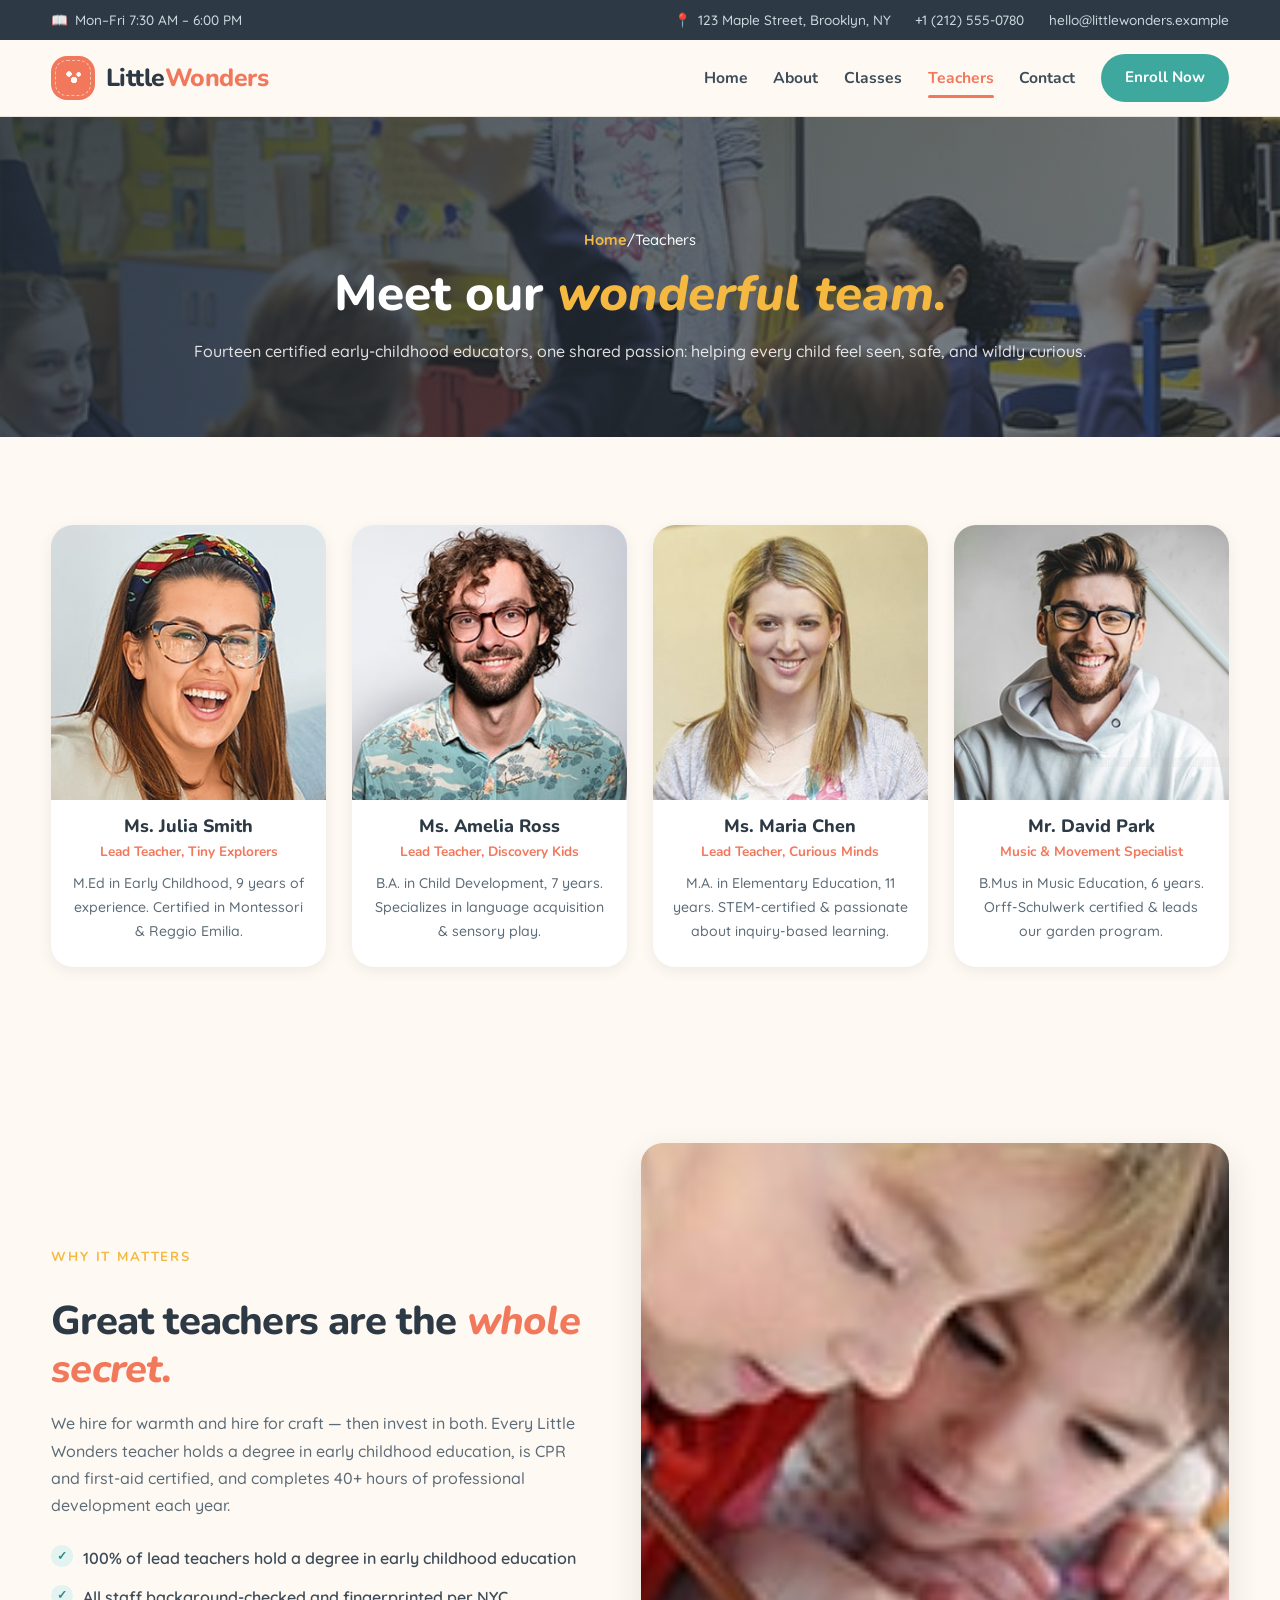
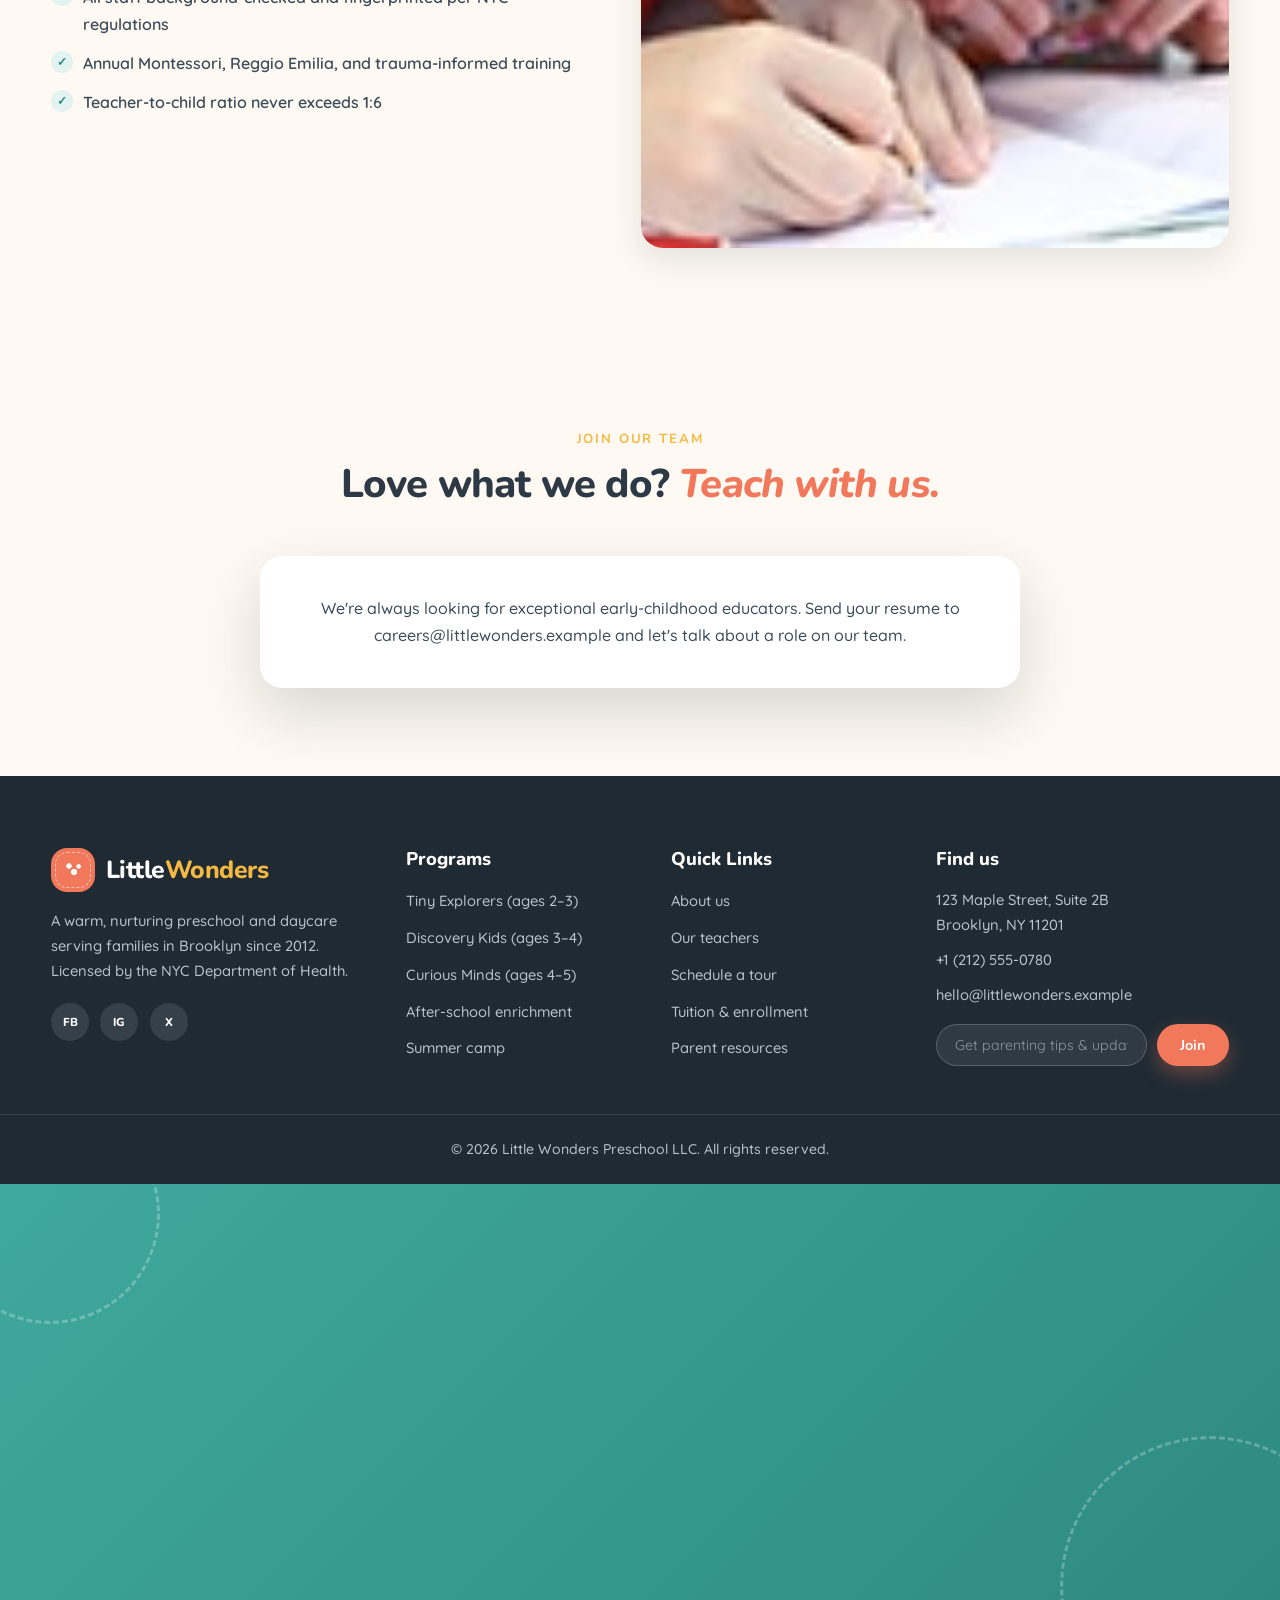
<file: teachers.html>
<!DOCTYPE html>
<html lang="en">
<head>
  <meta charset="UTF-8">
  <meta name="viewport" content="width=device-width, initial-scale=1.0">
  <title>Our Teachers — Little Wonders</title>
  <meta name="description" content="Meet the certified early-childhood educators behind Little Wonders Preschool — passionate teachers dedicated to helping every child feel seen, safe, and curious.">
  <link rel="icon" href="data:image/svg+xml,%3Csvg xmlns='http://www.w3.org/2000/svg' viewBox='0 0 64 64'%3E%3Crect width='64' height='64' rx='16' fill='%23f2785c'/%3E%3Cpath d='M32 16 L38 28 L52 30 L42 39 L44 53 L32 46 L20 53 L22 39 L12 30 L26 28 Z' fill='%23fff' opacity='.9'/%3E%3C/svg%3E">
  <link rel="preconnect" href="https://fonts.googleapis.com">
  <link rel="preconnect" href="https://fonts.gstatic.com" crossorigin>
  <link href="https://fonts.googleapis.com/css2?family=Nunito:wght@400;500;600;700;800&family=Quicksand:wght@400;500;600;700&display=swap" rel="stylesheet">
  <link rel="stylesheet" href="assets/css/style.css">
</head>

<body>
  <a class="skip-link" href="#main">Skip to content</a>
  <div class="topbar">
    <div class="container topbar-inner">
      <p class="topbar-item"><span class="topbar-icon">📖</span> Mon–Fri 7:30 AM – 6:00 PM</p>
      <p class="topbar-item topbar-mid"><span class="topbar-icon">📍</span> 123 Maple Street, Brooklyn, NY</p>
      <p class="topbar-item topbar-end">
        <a href="tel:+12125550780">+1 (212) 555-0780</a>
        <a href="mailto:hello@littlewonders.example">hello@littlewonders.example</a>
      </p>
    </div>
  </div>
  <header class="site-header" id="top">
    <div class="container nav-wrap">
      <a href="index.html" class="brand">
        <span class="brand-mark" aria-hidden="true"></span>
        <span class="brand-text">Little<span>Wonders</span></span>
      </a>
      <button class="nav-toggle" aria-label="Toggle menu" aria-expanded="false" aria-controls="site-nav">☰</button>
      <nav class="nav-links" id="site-nav" aria-label="Primary">
        <a href="index.html" class="nav-link">Home</a>
        <a href="about.html" class="nav-link">About</a>
        <a href="classes.html" class="nav-link">Classes</a>
        <a href="teachers.html" class="nav-link">Teachers</a>
        <a href="contact.html" class="nav-link">Contact</a>
        <a href="contact.html" class="nav-cta">Enroll Now</a>
      </nav>
    </div>
  </header>

  <main id="main">
    <section class="page-banner">
      <div class="container">
        <nav class="crumb" aria-label="Breadcrumb">
          <a href="index.html">Home</a><span>/</span><span>Teachers</span>
        </nav>
        <h1>Meet our <em>wonderful team.</em></h1>
        <p>Fourteen certified early-childhood educators, one shared passion: helping every child feel seen, safe, and wildly curious.</p>
      </div>
    </section>
    <section class="section">
      <div class="container">
        <div class="teacher-grid">
          <article class="teacher-card reveal">
            <div class="teacher-img-wrap">
              <img src="assets/img/img-teacher-1.jpg" alt="Ms. Julia Smith" class="teacher-img">
              <div class="teacher-social">
                <a href="#" aria-label="LinkedIn">LI</a>
                <a href="#" aria-label="Twitter">X</a>
              </div>
            </div>
            <h3 class="teacher-name">Ms. Julia Smith</h3>
            <p class="teacher-role">Lead Teacher, Tiny Explorers</p>
            <p class="teacher-bio">M.Ed in Early Childhood, 9 years of experience. Certified in Montessori &amp; Reggio Emilia.</p>
          </article>
          <article class="teacher-card reveal">
            <div class="teacher-img-wrap">
              <img src="assets/img/img-teacher-2.jpg" alt="Ms. Amelia Ross" class="teacher-img">
              <div class="teacher-social">
                <a href="#" aria-label="LinkedIn">LI</a>
                <a href="#" aria-label="Twitter">X</a>
              </div>
            </div>
            <h3 class="teacher-name">Ms. Amelia Ross</h3>
            <p class="teacher-role">Lead Teacher, Discovery Kids</p>
            <p class="teacher-bio">B.A. in Child Development, 7 years. Specializes in language acquisition &amp; sensory play.</p>
          </article>
          <article class="teacher-card reveal">
            <div class="teacher-img-wrap">
              <img src="assets/img/img-teacher-3.jpg" alt="Ms. Maria Chen" class="teacher-img">
              <div class="teacher-social">
                <a href="#" aria-label="LinkedIn">LI</a>
                <a href="#" aria-label="Twitter">X</a>
              </div>
            </div>
            <h3 class="teacher-name">Ms. Maria Chen</h3>
            <p class="teacher-role">Lead Teacher, Curious Minds</p>
            <p class="teacher-bio">M.A. in Elementary Education, 11 years. STEM-certified &amp; passionate about inquiry-based learning.</p>
          </article>
          <article class="teacher-card reveal">
            <div class="teacher-img-wrap">
              <img src="assets/img/img-teacher-4.jpg" alt="Mr. David Park" class="teacher-img">
              <div class="teacher-social">
                <a href="#" aria-label="LinkedIn">LI</a>
                <a href="#" aria-label="Twitter">X</a>
              </div>
            </div>
            <h3 class="teacher-name">Mr. David Park</h3>
            <p class="teacher-role">Music &amp; Movement Specialist</p>
            <p class="teacher-bio">B.Mus in Music Education, 6 years. Orff-Schulwerk certified &amp; leads our garden program.</p>
          </article>
        </div>
      </div>
    </section>
    <section class="section section-cream">
      <div class="container">
        <div class="split reveal">
          <div class="split-copy">
            <p class="eyebrow">Why it matters</p>
            <h2 class="section-title">Great teachers are the <em>whole secret.</em></h2>
            <p>We hire for warmth and hire for craft — then invest in both. Every Little Wonders teacher holds a degree in early childhood education, is CPR and first-aid certified, and completes 40+ hours of professional development each year.</p>
            <ul class="check-list">
              <li>100% of lead teachers hold a degree in early childhood education</li>
              <li>All staff background-checked and fingerprinted per NYC regulations</li>
              <li>Annual Montessori, Reggio Emilia, and trauma-informed training</li>
              <li>Teacher-to-child ratio never exceeds 1:6</li>
            </ul>
          </div>
          <div class="split-img">
            <img src="assets/img/img-badge-1.jpg" alt="Teacher helping a child with a puzzle" class="split-photo">
          </div>
        </div>
      </div>
    </section>
    <section class="section">
      <div class="container">
        <div class="section-head reveal">
          <p class="eyebrow">Join our team</p>
          <h2 class="section-title">Love what we do? <em>Teach with us.</em></h2>
        </div>
        <div class="form-wrap reveal">
          <p style="text-align:center; max-width:640px; margin:0 auto; color:var(--clr-ink-soft);">We're always looking for exceptional early-childhood educators. Send your resume to careers@littlewonders.example and let's talk about a role on our team.</p>
        </div>
      </div>
    </section>

  </main>
  <footer class="site-footer">
    <div class="container footer-grid">
      <div class="footer-col">
        <a href="index.html" class="brand footer-brand">
          <span class="brand-mark" aria-hidden="true"></span>
          <span class="brand-text">Little<span>Wonders</span></span>
        </a>
        <p>A warm, nurturing preschool and daycare serving families in Brooklyn since 2012. Licensed by the NYC Department of Health.</p>
        <div class="footer-social">
          <a href="https://facebook.com" target="_blank" rel="noopener" aria-label="Facebook">FB</a>
          <a href="https://instagram.com" target="_blank" rel="noopener" aria-label="Instagram">IG</a>
          <a href="https://twitter.com" target="_blank" rel="noopener" aria-label="Twitter">X</a>
        </div>
      </div>
      <div class="footer-col">
        <h3>Programs</h3>
        <ul class="footer-links">
          <li><a href="classes.html">Tiny Explorers (ages 2–3)</a></li>
          <li><a href="classes.html">Discovery Kids (ages 3–4)</a></li>
          <li><a href="classes.html">Curious Minds (ages 4–5)</a></li>
          <li><a href="classes.html">After-school enrichment</a></li>
          <li><a href="classes.html">Summer camp</a></li>
        </ul>
      </div>
      <div class="footer-col">
        <h3>Quick Links</h3>
        <ul class="footer-links">
          <li><a href="about.html">About us</a></li>
          <li><a href="teachers.html">Our teachers</a></li>
          <li><a href="contact.html">Schedule a tour</a></li>
          <li><a href="contact.html">Tuition &amp; enrollment</a></li>
          <li><a href="404.html">Parent resources</a></li>
        </ul>
      </div>
      <div class="footer-col">
        <h3>Find us</h3>
        <ul class="footer-links footer-contact">
          <li>123 Maple Street, Suite 2B<br>Brooklyn, NY 11201</li>
          <li><a href="tel:+12125550780">+1 (212) 555-0780</a></li>
          <li><a href="mailto:hello@littlewonders.example">hello@littlewonders.example</a></li>
        </ul>
        <form class="newsletter" data-form novalidate>
          <label for="nl-email" class="sr-only">Email for updates</label>
          <input id="nl-email" type="email" name="email" placeholder="Get parenting tips &amp; updates" required>
          <button type="submit" class="btn btn-primary btn-sm">Join</button>
          <p class="form-msg form-ok">Welcome to the Little Wonders family!</p>
          <p class="form-msg form-err">Please enter a valid email address.</p>
        </form>
      </div>
    </div>
    <div class="footer-bottom">
      <div class="container">
        <p>© <span data-year>2026</span> Little Wonders Preschool LLC. All rights reserved.</p>
      </div>
    </div>
  </footer>
  <button class="back-to-top" aria-label="Back to top">↑</button>
  <script src="assets/js/main.js"></script>
</body>
</html>
    <section class="cta-section">
      <div class="container cta-inner reveal">
        <p class="eyebrow">Begin the journey</p>
        <h2 class="cta-title">Give your child the gift of <em>wonder.</em></h2>
        <p class="cta-sub">Schedule a tour, meet our teachers, and see your child light up with curiosity.</p>
        <div class="cta-actions">
          <a href="contact.html" class="btn btn-primary">Schedule a Visit</a>
          <a href="classes.html" class="btn btn-ghost-dark">Explore Programs</a>
        </div>
      </div>
    </section>
</file>
<file: assets/css/style.css>
/* ==========================================================================
   Little Wonders — Preschool & Daycare
   Design system: warm coral + teal + golden on cream, rounded & playful
   Display: Nunito | Body: Quicksand
   ========================================================================== */

/* ---------- Tokens ---------- */
:root {
  --clr-coral: #f2785c;
  --clr-coral-deep: #e05c3f;
  --clr-coral-dark: #c94a2e;
  --clr-coral-soft: #fdeee9;
  --clr-teal: #3fa89e;
  --clr-teal-deep: #2e8a81;
  --clr-teal-soft: #e3f3f1;
  --clr-gold: #f5b942;
  --clr-gold-soft: #fdf3dd;
  --clr-cream: #fef9f2;
  --clr-sand: #faf1e5;
  --clr-card: #ffffff;
  --clr-ink: #2d3a45;
  --clr-ink-soft: #3d4c59;
  --clr-text: #5b6b77;
  --clr-muted: #8b98a3;
  --clr-line: #ece4d8;
  --clr-mist: #f4efe8;
  --clr-dark: #1f2a33;
  --clr-err: #d0564a;
  --clr-ok: #2e8a81;

  --ff-display: 'Nunito', 'Segoe UI', sans-serif;
  --ff-body: 'Quicksand', 'Segoe UI', sans-serif;

  --container: 1200px;
  --radius: 22px;
  --radius-sm: 14px;
  --radius-pill: 999px;
  --shadow-sm: 0 4px 14px rgba(45, 58, 69, 0.08);
  --shadow-md: 0 12px 32px rgba(45, 58, 69, 0.12);
  --shadow-lg: 0 24px 60px rgba(45, 58, 69, 0.18);
  --transition: 0.25s ease;
}

/* ---------- Reset & base ---------- */
*, *::before, *::after { box-sizing: border-box; }
* { margin: 0; }
html { scroll-behavior: smooth; -webkit-text-size-adjust: 100%; }
body {
  font-family: var(--ff-body);
  color: var(--clr-text);
  background: var(--clr-cream);
  line-height: 1.7;
  font-size: 1rem;
  font-weight: 500;
}
img { max-width: 100%; display: block; }
a { color: var(--clr-teal-deep); text-decoration: none; transition: color var(--transition); }
a:hover { color: var(--clr-coral); }
button { font-family: inherit; }
h1, h2, h3, h4 {
  font-family: var(--ff-display);
  color: var(--clr-ink);
  line-height: 1.2;
  font-weight: 800;
}
ul { list-style: none; padding: 0; }
em { font-style: italic; color: var(--clr-coral); }

.container { width: min(var(--container), 92%); margin-inline: auto; }

.skip-link {
  position: absolute; left: -9999px; top: 0;
  background: var(--clr-ink); color: #fff;
  padding: 0.75rem 1.25rem; border-radius: 0 0 var(--radius-sm) 0;
  z-index: 2000;
}
.skip-link:focus { left: 0; color: #fff; }

.sr-only {
  position: absolute; width: 1px; height: 1px;
  padding: 0; margin: -1px; overflow: hidden;
  clip: rect(0 0 0 0); white-space: nowrap; border: 0;
}

/* ---------- Buttons ---------- */
.btn {
  display: inline-block;
  font-family: var(--ff-display);
  font-weight: 700;
  font-size: 0.98rem;
  padding: 0.95rem 1.9rem;
  border-radius: var(--radius-pill);
  border: 2px solid transparent;
  cursor: pointer;
  transition: transform var(--transition), box-shadow var(--transition),
              background var(--transition), color var(--transition), border-color var(--transition);
  line-height: 1.2;
}
.btn:hover { transform: translateY(-3px); }
.btn-primary {
  background: var(--clr-coral);
  color: #fff;
  box-shadow: 0 8px 20px rgba(242, 120, 92, 0.35);
}
.btn-primary:hover { background: var(--clr-coral-deep); color: #fff; box-shadow: 0 12px 28px rgba(242, 120, 92, 0.45); }
.btn-ghost-light {
  background: transparent; color: #fff;
  border-color: rgba(255, 255, 255, 0.7);
}
.btn-ghost-light:hover { background: rgba(255, 255, 255, 0.15); color: #fff; }
.btn-ghost-dark {
  background: transparent; color: var(--clr-ink);
  border-color: var(--clr-ink);
}
.btn-ghost-dark:hover { background: var(--clr-ink); color: #fff; }
.btn-sm { padding: 0.65rem 1.35rem; font-size: 0.9rem; }

/* ---------- Topbar ---------- */
.topbar {
  background: var(--clr-ink);
  color: #cfd8df;
  font-size: 0.85rem;
  font-weight: 500;
}
.topbar-inner {
  display: flex; align-items: center; gap: 1.5rem;
  min-height: 40px;
}
.topbar-item { display: flex; align-items: center; gap: 0.45rem; }
.topbar-icon { color: var(--clr-gold); }
.topbar-mid { margin-left: auto; }
.topbar-end a { color: #cfd8df; }
.topbar-end a:hover { color: var(--clr-gold); }
.topbar-end a + a { margin-left: 1.1rem; }
@media (max-width: 768px) {
  .topbar-mid { display: none; }
}

/* ---------- Header / nav ---------- */
.site-header {
  position: sticky; top: 0; z-index: 1000;
  background: rgba(254, 249, 242, 0.92);
  backdrop-filter: blur(12px);
  -webkit-backdrop-filter: blur(12px);
  border-bottom: 1px solid var(--clr-line);
}
.nav-wrap {
  display: flex; align-items: center; justify-content: space-between;
  min-height: 76px;
}
.brand { display: flex; align-items: center; gap: 0.65rem; }
.brand-mark {
  position: relative;
  width: 44px; height: 44px; border-radius: 16px;
  background: var(--clr-coral);
  display: grid; place-items: center;
}
.brand-mark::before {
  content: '';
  width: 20px; height: 20px;
  background:
    radial-gradient(circle at 30% 30%, #fff 0 2.5px, transparent 3px),
    radial-gradient(circle at 55% 60%, #fff 0 3px, transparent 3.5px),
    radial-gradient(circle at 78% 32%, #fff 0 2px, transparent 2.5px);
  opacity: 0.95;
}
.brand-mark::after {
  content: '';
  position: absolute; inset: 4px;
  border: 1.5px dashed rgba(255, 255, 255, 0.55);
  border-radius: 12px;
}
.brand-text {
  font-family: var(--ff-display);
  font-size: 1.55rem; font-weight: 800;
  color: var(--clr-ink); letter-spacing: -0.02em;
}
.brand-text span { color: var(--clr-coral); }
.nav-links {
  display: flex; align-items: center; gap: 1.6rem;
}
.nav-link {
  font-family: var(--ff-display);
  font-weight: 700; font-size: 0.98rem;
  color: var(--clr-ink-soft);
  position: relative; padding: 0.3rem 0;
}
.nav-link::after {
  content: ''; position: absolute; left: 0; bottom: -2px;
  width: 0; height: 3px; border-radius: 3px;
  background: var(--clr-coral);
  transition: width var(--transition);
}
.nav-link:hover { color: var(--clr-coral); }
.nav-link:hover::after, .nav-link.active::after { width: 100%; }
.nav-link.active { color: var(--clr-coral); }
.nav-cta {
  font-family: var(--ff-display); font-weight: 700; font-size: 0.95rem;
  background: var(--clr-teal); color: #fff;
  padding: 0.7rem 1.5rem; border-radius: var(--radius-pill);
  transition: background var(--transition), transform var(--transition);
}
.nav-cta:hover { background: var(--clr-teal-deep); color: #fff; transform: translateY(-2px); }
.nav-toggle {
  display: none;
  background: none; border: 0;
  font-size: 1.6rem; color: var(--clr-ink);
  cursor: pointer; line-height: 1;
}
@media (max-width: 992px) {
  .nav-toggle { display: block; }
  .nav-links {
    position: absolute; top: 76px; left: 0; right: 0;
    flex-direction: column; align-items: flex-start; gap: 0;
    background: var(--clr-cream);
    border-bottom: 1px solid var(--clr-line);
    box-shadow: var(--shadow-md);
    padding: 0.75rem 4%;
    display: none;
  }
  .nav-links.open { display: flex; }
  .nav-link { width: 100%; padding: 0.8rem 0; }
  .nav-link::after { display: none; }
  .nav-cta { margin-top: 0.75rem; }
}

/* ---------- Hero ---------- */
.hero { position: relative; min-height: 640px; display: flex; align-items: center; overflow: hidden; }
.hero-bg { position: absolute; inset: 0; z-index: 0; }
.hero-bg img {
  position: absolute; inset: 0;
  width: 100%; height: 100%;
  object-fit: cover;
  opacity: 0; transition: opacity 1.2s ease;
}
.hero-bg img.active { opacity: 1; }
.hero-shade {
  position: absolute; inset: 0; z-index: 1;
  background: linear-gradient(100deg, rgba(31, 42, 51, 0.82) 0%, rgba(31, 42, 51, 0.55) 55%, rgba(31, 42, 51, 0.15) 100%);
}
.hero-copy {
  position: relative; z-index: 2;
  padding: 5.5rem 0;
  max-width: 640px;
}
.eyebrow {
  display: inline-flex; align-items: center; gap: 0.5rem;
  font-family: var(--ff-display); font-weight: 700;
  font-size: 0.82rem; letter-spacing: 0.14em; text-transform: uppercase;
  color: var(--clr-gold);
}
.hero-title {
  color: #fff; font-size: clamp(2.4rem, 5.4vw, 3.9rem);
  font-weight: 800; letter-spacing: -0.02em;
  margin: 1rem 0 1.2rem;
}
.hero-title em { color: var(--clr-gold); }
.hero-sub {
  color: rgba(255, 255, 255, 0.88);
  font-size: 1.12rem; max-width: 34rem;
  margin-bottom: 2rem;
}
.hero-actions { display: flex; flex-wrap: wrap; gap: 1rem; }
.hero-badge {
  position: absolute; right: 0; bottom: 4.5rem;
  background: #fff; border-radius: var(--radius);
  padding: 1.1rem 1.4rem;
  display: flex; align-items: center; gap: 0.9rem;
  box-shadow: var(--shadow-md);
}
.hero-badge-num {
  font-family: var(--ff-display); font-size: 2.2rem; font-weight: 800;
  color: var(--clr-coral); line-height: 1;
}
.hero-badge-label {
  font-family: var(--ff-display); font-weight: 700;
  font-size: 0.82rem; color: var(--clr-ink); line-height: 1.3;
}
@media (max-width: 768px) {
  .hero { min-height: 560px; }
  .hero-badge { display: none; }
}

/* ---------- Sections ---------- */
.section { padding: 5.5rem 0; }
.section-cream { background: var(--clr-cream); }
.section-coral {
  background: linear-gradient(135deg, var(--clr-coral) 0%, var(--clr-coral-deep) 100%);
  color: #fff;
}
.section-coral .section-title, .section-coral .section-title em { color: #fff; }
.section-coral .eyebrow { color: var(--clr-gold); }
.section-coral .section-title em { color: var(--clr-gold-soft); }
.section-head { text-align: center; max-width: 620px; margin: 0 auto 3rem; }
.section-title {
  font-size: clamp(1.7rem, 3.4vw, 2.5rem);
  letter-spacing: -0.02em;
  margin-top: 0.6rem;
}
.section-foot { text-align: center; margin-top: 2.5rem; color: var(--clr-muted); }
.section-foot a { font-weight: 700; }

/* ---------- Feature ribbon ---------- */
.ribbon {
  display: grid; grid-template-columns: repeat(6, 1fr);
  gap: 1rem;
  background: var(--clr-card);
  border-radius: var(--radius);
  box-shadow: var(--shadow-md);
  padding: 1.6rem 1.4rem;
  margin-top: -3.2rem; position: relative; z-index: 5;
}
.ribbon-item {
  display: flex; flex-direction: column; align-items: center; gap: 0.5rem;
  text-align: center; padding: 0.4rem 0.2rem;
}
.ribbon-icon {
  width: 58px; height: 58px; border-radius: 50%;
  display: grid; place-items: center;
  background: var(--clr-coral-soft);
  font-size: 1.6rem;
}
.ribbon-label {
  font-family: var(--ff-display); font-weight: 700;
  font-size: 0.85rem; color: var(--clr-ink);
}
@media (max-width: 992px) { .ribbon { grid-template-columns: repeat(3, 1fr); } }
@media (max-width: 576px) { .ribbon { grid-template-columns: repeat(2, 1fr); } }

/* ---------- Split (about) ---------- */
.split {
  display: grid; grid-template-columns: 1fr 1.1fr;
  gap: 3.5rem; align-items: center;
}
.split-img { position: relative; }
.split-photo {
  width: 100%; border-radius: var(--radius);
  box-shadow: var(--shadow-md);
  aspect-ratio: 5 / 6; object-fit: cover;
}
.split-badge {
  position: absolute; left: -1.25rem; bottom: 2rem;
  background: var(--clr-gold);
  border-radius: var(--radius);
  padding: 1rem 1.3rem;
  box-shadow: var(--shadow-md);
}
.split-badge-num {
  display: block; font-family: var(--ff-display);
  font-size: 1.9rem; font-weight: 800; color: var(--clr-ink); line-height: 1;
}
.split-badge-label {
  font-family: var(--ff-display); font-weight: 700;
  font-size: 0.82rem; color: var(--clr-ink-soft);
}
.split-copy .section-title { margin-bottom: 1.1rem; }
.split-copy > p { margin-bottom: 1.2rem; }
.check-list { margin: 1.6rem 0 2rem; display: grid; gap: 0.75rem; }
.check-list li {
  position: relative; padding-left: 2rem;
  font-weight: 600; color: var(--clr-ink-soft);
}
.check-list li::before {
  content: '\2713';
  position: absolute; left: 0; top: 0.05rem;
  width: 1.35rem; height: 1.35rem; border-radius: 50%;
  background: var(--clr-teal-soft); color: var(--clr-teal-deep);
  display: grid; place-items: center;
  font-size: 0.75rem; font-weight: 800;
}
@media (max-width: 992px) {
  .split { grid-template-columns: 1fr; gap: 2.5rem; }
  .split-badge { left: 1rem; }
}

/* ---------- Class cards ---------- */
.class-grid {
  display: grid; grid-template-columns: repeat(3, 1fr);
  gap: 1.8rem;
}
.class-card {
  background: var(--clr-card);
  border-radius: var(--radius);
  overflow: hidden;
  box-shadow: var(--shadow-sm);
  transition: transform var(--transition), box-shadow var(--transition);
  display: flex; flex-direction: column;
}
.class-card:hover { transform: translateY(-6px); box-shadow: var(--shadow-md); }
.class-img-wrap { position: relative; }
.class-img { width: 100%; aspect-ratio: 3 / 2; object-fit: cover; }
.class-tag {
  position: absolute; top: 1rem; left: 1rem;
  background: var(--clr-coral); color: #fff;
  font-family: var(--ff-display); font-weight: 700;
  font-size: 0.78rem;
  padding: 0.35rem 0.9rem; border-radius: var(--radius-pill);
}
.class-body { padding: 1.5rem 1.5rem 1.8rem; display: flex; flex-direction: column; flex: 1; }
.class-name { font-size: 1.3rem; margin-bottom: 0.5rem; }
.class-desc { font-size: 0.94rem; margin-bottom: 1.1rem; flex: 1; }
.class-meta { display: grid; gap: 0.4rem; margin-bottom: 1.4rem; }
.class-meta-item { font-size: 0.88rem; font-weight: 600; color: var(--clr-text); }
@media (max-width: 992px) { .class-grid { grid-template-columns: repeat(2, 1fr); } }
@media (max-width: 576px) { .class-grid { grid-template-columns: 1fr; } }

/* ---------- Enrollment form ---------- */
.form-wrap {
  max-width: 760px; margin-inline: auto;
  background: #fff;
  border-radius: var(--radius);
  padding: 2.4rem;
  box-shadow: var(--shadow-lg);
}
.enroll-form .form-row {
  display: grid; grid-template-columns: 1fr 1fr; gap: 1.2rem;
  margin-bottom: 1.2rem;
}
.enroll-form label {
  display: block; font-family: var(--ff-display);
  font-weight: 700; font-size: 0.9rem;
  color: var(--clr-ink); margin-bottom: 0.4rem;
}
.enroll-form input, .enroll-form textarea, .enroll-form select {
  width: 100%;
  font-family: var(--ff-body); font-size: 0.95rem; font-weight: 500;
  color: var(--clr-ink);
  background: var(--clr-cream);
  border: 2px solid var(--clr-line);
  border-radius: var(--radius-sm);
  padding: 0.85rem 1.05rem;
  transition: border-color var(--transition), box-shadow var(--transition);
}
.enroll-form input:focus, .enroll-form textarea:focus, .enroll-form select:focus {
  outline: none; border-color: var(--clr-coral);
  box-shadow: 0 0 0 4px var(--clr-coral-soft);
}
.enroll-form textarea { resize: vertical; }
.enroll-form .form-field-wide { grid-column: 1 / -1; }
.enroll-form .form-msg {
  margin-top: 1.1rem;
  display: none; align-items: center; gap: 0.5rem;
  font-weight: 700; font-size: 0.95rem;
}
.enroll-form .form-msg.show { display: flex; }
.form-ok { color: var(--clr-ok); }
.form-err { color: var(--clr-err); }
@media (max-width: 768px) {
  .enroll-form .form-row { grid-template-columns: 1fr; }
  .enroll-form .form-field-wide { grid-column: auto; }
  .form-wrap { padding: 1.6rem; }
}

/* ---------- Teacher cards ---------- */
.teacher-grid {
  display: grid; grid-template-columns: repeat(4, 1fr);
  gap: 1.6rem;
}
.teacher-card {
  background: var(--clr-card);
  border-radius: var(--radius);
  overflow: hidden;
  box-shadow: var(--shadow-sm);
  padding-bottom: 1.4rem;
  transition: transform var(--transition), box-shadow var(--transition);
  text-align: center;
}
.teacher-card:hover { transform: translateY(-6px); box-shadow: var(--shadow-md); }
.teacher-img-wrap { position: relative; overflow: hidden; }
.teacher-img { width: 100%; aspect-ratio: 1; object-fit: cover; }
.teacher-social {
  position: absolute; inset: auto 0 0 0;
  display: flex; justify-content: center; gap: 0.6rem;
  padding: 0.8rem;
  background: linear-gradient(transparent, rgba(31, 42, 51, 0.7));
  opacity: 0; transform: translateY(10px);
  transition: opacity var(--transition), transform var(--transition);
}
.teacher-card:hover .teacher-social { opacity: 1; transform: translateY(0); }
.teacher-social a {
  width: 34px; height: 34px; border-radius: 50%;
  background: #fff; color: var(--clr-ink);
  display: grid; place-items: center;
  font-family: var(--ff-display); font-weight: 800; font-size: 0.7rem;
}
.teacher-social a:hover { background: var(--clr-coral); color: #fff; }
.teacher-name { font-size: 1.12rem; margin: 1rem 0 0.15rem; }
.teacher-role { font-family: var(--ff-display); font-weight: 700; font-size: 0.85rem; color: var(--clr-coral); margin-bottom: 0.6rem; }
.teacher-bio { font-size: 0.88rem; padding: 0 1.1rem; }
@media (max-width: 992px) { .teacher-grid { grid-template-columns: repeat(2, 1fr); } }
@media (max-width: 576px) { .teacher-grid { grid-template-columns: 1fr; } }

/* ---------- Gallery ---------- */
.gallery-grid {
  display: grid; grid-template-columns: repeat(3, 1fr);
  gap: 1.3rem;
}
.gallery-item {
  position: relative; display: block; border-radius: var(--radius);
  overflow: hidden; box-shadow: var(--shadow-sm);
}
.gallery-item img {
  width: 100%; aspect-ratio: 4 / 3; object-fit: cover;
  transition: transform 0.5s ease;
}
.gallery-item::after {
  content: '\2795';
  position: absolute; inset: 0;
  display: grid; place-items: center;
  background: rgba(242, 120, 92, 0.4);
  color: #fff; font-size: 1.8rem;
  opacity: 0; transition: opacity var(--transition);
}
.gallery-item:hover::after { opacity: 1; }
.gallery-item:hover img { transform: scale(1.06); }
@media (max-width: 768px) { .gallery-grid { grid-template-columns: repeat(2, 1fr); } }
@media (max-width: 576px) { .gallery-grid { grid-template-columns: 1fr; } }

/* ---------- Testimonials ---------- */
.tst-grid { display: grid; grid-template-columns: repeat(3, 1fr); gap: 1.8rem; }
.tst-card {
  background: var(--clr-card);
  border-radius: var(--radius);
  padding: 2rem 1.8rem;
  box-shadow: var(--shadow-sm);
  transition: transform var(--transition), box-shadow var(--transition);
  position: relative;
}
.tst-card::before {
  content: '\201C';
  position: absolute; top: 0.4rem; right: 1.4rem;
  font-family: var(--ff-display); font-size: 5rem; line-height: 1;
  color: var(--clr-coral-soft); font-weight: 800;
}
.tst-card:hover { transform: translateY(-5px); box-shadow: var(--shadow-md); }
.tst-stars { color: var(--clr-gold); letter-spacing: 0.15em; margin-bottom: 0.9rem; }
.tst-quote { font-size: 0.96rem; margin-bottom: 1.5rem; }
.tst-author { display: flex; align-items: center; gap: 0.9rem; }
.tst-avatar { width: 52px; height: 52px; border-radius: 50%; object-fit: cover; }
.tst-name { display: block; font-family: var(--ff-display); color: var(--clr-ink); font-weight: 800; font-size: 1rem; }
.tst-role { font-size: 0.82rem; color: var(--clr-muted); }
@media (max-width: 992px) { .tst-grid { grid-template-columns: 1fr; max-width: 560px; margin-inline: auto; } }

/* ---------- Blog ---------- */
.blog-grid { display: grid; grid-template-columns: repeat(3, 1fr); gap: 1.8rem; }
.blog-card {
  background: var(--clr-card);
  border-radius: var(--radius);
  overflow: hidden;
  box-shadow: var(--shadow-sm);
  transition: transform var(--transition), box-shadow var(--transition);
}
.blog-card:hover { transform: translateY(-6px); box-shadow: var(--shadow-md); }
.blog-img { width: 100%; aspect-ratio: 3 / 2; object-fit: cover; }
.blog-body { padding: 1.5rem 1.5rem 1.8rem; }
.blog-tag {
  display: inline-block;
  font-family: var(--ff-display); font-weight: 700;
  font-size: 0.75rem; letter-spacing: 0.05em; text-transform: uppercase;
  color: var(--clr-teal-deep); background: var(--clr-teal-soft);
  padding: 0.3rem 0.8rem; border-radius: var(--radius-pill);
  margin-bottom: 0.8rem;
}
.blog-title { font-size: 1.15rem; margin-bottom: 0.6rem; }
.blog-excerpt { font-size: 0.92rem; margin-bottom: 1rem; }
.blog-link { font-family: var(--ff-display); font-weight: 800; font-size: 0.92rem; color: var(--clr-coral); }
.blog-link:hover { color: var(--clr-coral-deep); }
@media (max-width: 992px) { .blog-grid { grid-template-columns: 1fr; max-width: 560px; margin-inline: auto; } }

/* ---------- CTA section ---------- */
.cta-section {
  background: linear-gradient(135deg, var(--clr-teal) 0%, var(--clr-teal-deep) 100%);
  color: #fff; text-align: center;
  padding: 5rem 0;
  position: relative; overflow: hidden;
}
.cta-section::before, .cta-section::after {
  content: ''; position: absolute; border-radius: 50%;
  border: 3px dashed rgba(255, 255, 255, 0.25);
}
.cta-section::before { width: 220px; height: 220px; top: -80px; left: -60px; }
.cta-section::after { width: 300px; height: 300px; bottom: -120px; right: -80px; }
.cta-inner { position: relative; z-index: 2; max-width: 640px; }
.cta-title { color: #fff; font-size: clamp(1.8rem, 3.6vw, 2.7rem); margin: 0.8rem 0 1rem; }
.cta-title em { color: var(--clr-gold); }
.cta-sub { color: rgba(255, 255, 255, 0.9); margin-bottom: 2rem; }
.cta-actions { display: flex; flex-wrap: wrap; gap: 1rem; justify-content: center; }
.cta-section .btn-primary { background: var(--clr-gold); color: var(--clr-ink); }
.cta-section .btn-primary:hover { background: var(--clr-gold-soft); color: var(--clr-ink); }
.cta-section .btn-ghost-dark { border-color: #fff; color: #fff; }
.cta-section .btn-ghost-dark:hover { background: #fff; color: var(--clr-teal-deep); }

/* ---------- Page banner (inner pages) ---------- */
.page-banner {
  position: relative;
  background: linear-gradient(110deg, rgba(31, 42, 51, 0.85), rgba(31, 42, 51, 0.55)),
              url('../img/img-hero-1.jpg') center / cover no-repeat;
  color: #fff; padding: 5.5rem 0 4.5rem;
  text-align: center;
}
.page-banner .eyebrow { justify-content: center; }
.page-banner h1 { color: #fff; font-size: clamp(2rem, 4.4vw, 3.1rem); margin: 0.8rem 0 0.8rem; }
.page-banner h1 em { color: var(--clr-gold); }
.page-banner p:not(.eyebrow) { color: rgba(255, 255, 255, 0.85); }
.crumb { margin-top: 1.4rem; font-size: 0.92rem; }
.crumb a { color: var(--clr-gold); font-weight: 700; }
.crumb a:hover { color: #fff; }

/* ---------- Stat band ---------- */
.stat-band {
  display: grid; grid-template-columns: repeat(4, 1fr); gap: 1.5rem;
  margin-top: 2rem;
}
.stat-item { text-align: center; padding: 1.2rem 0.6rem; }
.stat { text-align: center; padding: 1.2rem 0.6rem; }
.stat-num {
  font-family: var(--ff-display); font-size: 2.5rem; font-weight: 800;
  color: var(--clr-coral); line-height: 1;
}
.stat-label { font-family: var(--ff-display); font-weight: 700; color: var(--clr-ink-soft); margin-top: 0.4rem; }
@media (max-width: 768px) { .stat-band { grid-template-columns: repeat(2, 1fr); } }

/* ---------- Value cards ---------- */
.value-grid { display: grid; grid-template-columns: repeat(3, 1fr); gap: 1.8rem; }
.value-card {
  background: var(--clr-card);
  border-radius: var(--radius);
  padding: 2.2rem 1.8rem;
  box-shadow: var(--shadow-sm);
  text-align: center;
  transition: transform var(--transition), box-shadow var(--transition);
  border-top: 6px solid var(--clr-coral);
}
.value-card:nth-child(2) { border-top-color: var(--clr-teal); }
.value-card:nth-child(3) { border-top-color: var(--clr-gold); }
.value-card:hover { transform: translateY(-5px); box-shadow: var(--shadow-md); }
.value-ico {
  width: 64px; height: 64px; border-radius: 20px;
  display: grid; place-items: center; margin: 0 auto 1.1rem;
  background: var(--clr-coral-soft); font-size: 1.7rem;
}
.value-card:nth-child(2) .value-ico { background: var(--clr-teal-soft); }
.value-card:nth-child(3) .value-ico { background: var(--clr-gold-soft); }
.value-card h3 { font-size: 1.2rem; margin-bottom: 0.6rem; }
.value-card p { font-size: 0.93rem; }
@media (max-width: 992px) { .value-grid { grid-template-columns: 1fr; max-width: 560px; margin-inline: auto; } }

/* ---------- Contact ---------- */
.contact-grid {
  display: grid; grid-template-columns: 1fr 1.1fr; gap: 2.5rem; align-items: start;
}
.info-list { display: grid; gap: 1.2rem; }
.info-item {
  display: flex; gap: 1rem; align-items: flex-start;
  background: var(--clr-card);
  border-radius: var(--radius);
  padding: 1.3rem 1.4rem;
  box-shadow: var(--shadow-sm);
}
.info-ico {
  width: 48px; height: 48px; flex-shrink: 0; border-radius: 16px;
  display: grid; place-items: center;
  background: var(--clr-coral-soft); font-size: 1.3rem;
}
.info-item:nth-child(2) .info-ico { background: var(--clr-teal-soft); }
.info-item:nth-child(3) .info-ico { background: var(--clr-gold-soft); }
.info-item h3 { font-size: 1.05rem; margin-bottom: 0.2rem; }
.info-item p, .info-item a { font-size: 0.92rem; }
.map-frame {
  border-radius: var(--radius); overflow: hidden;
  box-shadow: var(--shadow-md); margin-top: 1.5rem;
}
.map-frame iframe { display: block; width: 100%; height: 260px; border: 0; filter: saturate(0.85); }
@media (max-width: 992px) { .contact-grid { grid-template-columns: 1fr; } }

/* ---------- Error (404) ---------- */
.error-wrap { text-align: center; padding: 5rem 0; }
.error-code {
  font-family: var(--ff-display); font-size: clamp(5rem, 16vw, 9rem);
  font-weight: 800; line-height: 1;
  background: linear-gradient(120deg, var(--clr-coral), var(--clr-gold));
  -webkit-background-clip: text;
  background-clip: text;
  color: transparent;
}
.error-wrap h2 { font-size: 1.8rem; margin: 1rem 0 0.8rem; }
.error-wrap > p { max-width: 30rem; margin: 0 auto 2rem; }
.error-actions { display: flex; flex-wrap: wrap; gap: 1rem; justify-content: center; }

/* ---------- Footer ---------- */
.site-footer { background: var(--clr-dark); color: #b9c4cc; }
.footer-grid {
  display: grid; grid-template-columns: 1.4fr 1fr 1fr 1.3fr;
  gap: 2.5rem;
  padding: 4.5rem 0 3rem;
}
.footer-brand .brand-text { color: #fff; }
.footer-brand .brand-text span { color: var(--clr-gold); }
.site-footer .footer-col > p { font-size: 0.92rem; margin-top: 1rem; }
.footer-social { display: flex; gap: 0.7rem; margin-top: 1.3rem; }
.footer-social a {
  width: 38px; height: 38px; border-radius: 50%;
  background: rgba(255, 255, 255, 0.1);
  color: #fff; display: grid; place-items: center;
  font-family: var(--ff-display); font-weight: 800; font-size: 0.72rem;
  transition: background var(--transition), transform var(--transition);
}
.footer-social a:hover { background: var(--clr-coral); color: #fff; transform: translateY(-3px); }
.site-footer .footer-col h3 {
  color: #fff; font-size: 1.15rem; margin-bottom: 1.1rem;
}
.footer-links { display: grid; gap: 0.6rem; }
.footer-links a { color: #b9c4cc; font-size: 0.92rem; }
.footer-links a:hover { color: var(--clr-gold); }
.footer-contact li { font-size: 0.92rem; }
.footer-contact a { color: #b9c4cc; }
.footer-contact a:hover { color: var(--clr-gold); }
.newsletter {
  display: flex; gap: 0.6rem; margin-top: 1.1rem;
  position: relative;
}
.newsletter input {
  flex: 1; min-width: 0;
  font-family: var(--ff-body); font-size: 0.88rem;
  background: rgba(255, 255, 255, 0.08);
  border: 1px solid rgba(255, 255, 255, 0.2);
  border-radius: var(--radius-pill);
  color: #fff;
  padding: 0.7rem 1.1rem;
}
.newsletter input::placeholder { color: #8b98a3; }
.newsletter input:focus { outline: none; border-color: var(--clr-gold); }
.newsletter .form-msg {
  position: absolute; left: 0; top: 100%; margin-top: 0.4rem;
  font-size: 0.8rem; font-weight: 700;
  display: none;
}
.newsletter .form-msg.show { display: block; }
.newsletter .form-ok { color: #8be0c9; }
.newsletter .form-err { color: #ffb4a8; }
.footer-bottom {
  border-top: 1px solid rgba(255, 255, 255, 0.1);
  padding: 1.4rem 0;
  font-size: 0.88rem;
  text-align: center;
}
@media (max-width: 992px) { .footer-grid { grid-template-columns: 1fr 1fr; } }
@media (max-width: 576px) { .footer-grid { grid-template-columns: 1fr; } }

/* ---------- Back to top ---------- */
.back-to-top {
  position: fixed; right: 1.5rem; bottom: 1.5rem;
  width: 48px; height: 48px; border-radius: 50%;
  border: 0; cursor: pointer;
  background: var(--clr-coral); color: #fff;
  font-size: 1.2rem;
  box-shadow: var(--shadow-md);
  opacity: 0; visibility: hidden;
  transform: translateY(12px);
  transition: opacity var(--transition), transform var(--transition),
              visibility var(--transition), background var(--transition);
  z-index: 900;
}
.back-to-top.show { opacity: 1; visibility: visible; transform: translateY(0); }
.back-to-top:hover { background: var(--clr-coral-deep); }

/* ---------- Reveal ---------- */
.reveal { opacity: 0; transform: translateY(26px); transition: opacity 0.7s ease, transform 0.7s ease; }
.reveal.visible { opacity: 1; transform: translateY(0); }

/* ---------- Reduced motion ---------- */
@media (prefers-reduced-motion: reduce) {
  html { scroll-behavior: auto; }
  *, *::before, *::after {
    transition-duration: 0.01ms !important;
    animation-duration: 0.01ms !important;
  }
  .reveal { opacity: 1; transform: none; }
}
</file>
